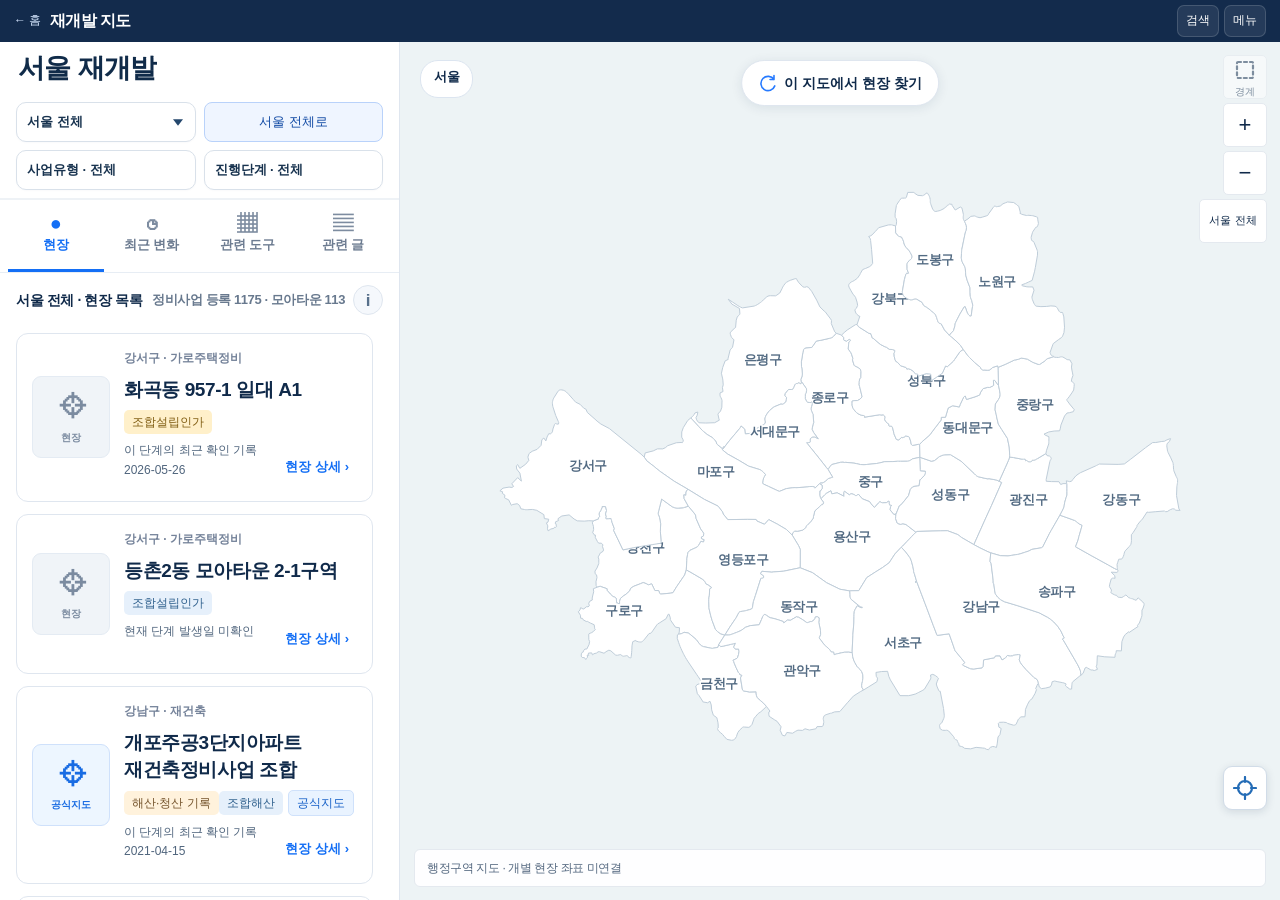
<file: app/index.html>
<!doctype html><html lang="ko"><head><meta charset="utf-8"><meta name="viewport" content="width=device-width,initial-scale=1"><meta name="robots" content="noindex,nofollow"><meta name="theme-color" content="#102b49"><title>Rent Check 개선 코드 검수 · 미완료</title><link rel="icon" href="favicon.svg"><link rel="stylesheet" href="style.css"><link rel="stylesheet" href="ui-polish.css"><link rel="stylesheet" href="home-calendar-ui.css"><link rel="stylesheet" href="redevelopment-pilot.css?v=20261021-bw6-usability1"><link rel="stylesheet" href="redevelopment-shell.css?v=20261016-source-layout1"><link rel="stylesheet" href="redevelopment-seoul-nearby.css?v=20261016-local-seoul1"></head><body>
<a class="skip" href="#results">목록으로 이동</a><header><a class="brand" href="#map" data-page="map"><b>Rc</b> Rent Check</a><nav class="topnav" aria-label="주요 메뉴"><button data-page="map" aria-current="page"><svg viewBox="0 0 24 24" fill="none" stroke="currentColor" stroke-width="2.2" stroke-linecap="round" stroke-linejoin="round" aria-hidden="true"><path d="M20 10c0 6-8 12-8 12S4 16 4 10a8 8 0 1 1 16 0Z" fill="currentColor"/><circle cx="12" cy="10" r="2.5" fill="white" stroke="white"/></svg><span>지도 탐색</span></button><button data-page="tools"><svg viewBox="0 0 24 24" fill="none" stroke="currentColor" stroke-width="2.2" stroke-linecap="round" stroke-linejoin="round" aria-hidden="true"><rect x="5" y="2" width="14" height="20" rx="2" fill="currentColor"/><path d="M8 6h8M8 11h1m3 0h1m3 0h.01M8 15h1m3 0h1m3 0h.01M8 19h1m3 0h1m3 0h.01" stroke="white"/></svg><span>계산도구</span></button><button data-page="articles"><svg viewBox="0 0 24 24" fill="none" stroke="currentColor" stroke-width="2.2" stroke-linecap="round" stroke-linejoin="round" aria-hidden="true"><path d="M6 2h9l4 4v16H6Z" fill="currentColor"/><path d="M14 2v5h5M9 11h7M9 15h7M9 19h5" stroke="white"/></svg><span>글 모아보기</span></button></nav><a class="header-calendar" href="public-housing.html" aria-label="공공주택 캘린더 열기" title="공공주택 캘린더"><svg class="header-calendar-icon" viewBox="0 0 24 24" fill="none" stroke="currentColor" stroke-width="1.8" stroke-linecap="round" stroke-linejoin="round" aria-hidden="true"><rect x="3" y="5" width="18" height="16" rx="2"/><path d="M7 3v4m10-4v4M3 11h18M7 15h2m4 0h2m-8 3h2"/></svg><span class="header-calendar-full">공공주택 캘린더 →</span><span class="header-calendar-short" aria-hidden="true">캘린더</span></a><span class="private">비공개 검수중</span><div class="mobile-header-actions"><button data-open-search aria-label="현장 이름·주소 검색" disabled><svg viewBox="0 0 24 24" fill="none" stroke="currentColor" stroke-width="2.2" aria-hidden="true"><circle cx="10" cy="10" r="6"/><path d="m15 15 6 6"/></svg></button><button data-open-menu aria-label="빠른 메뉴" disabled><svg viewBox="0 0 24 24" fill="none" stroke="currentColor" stroke-width="2.2" aria-hidden="true"><path d="M4 6h16M4 12h16M4 18h16"/></svg></button></div></header>
<main id="mapPage"><div class="tabs" role="tablist" aria-label="지도 주제"><button role="tab" data-tab="transactions" aria-selected="true">실거래</button><button role="tab" data-tab="housing">공공주택</button><button role="tab" data-tab="redevelopment">재개발</button><button role="tab" data-tab="sale">분양</button><button role="tab" data-tab="auction">경매</button></div>
<div id="designFilters" class="design-filterbar" aria-label="지도 조건" aria-busy="true"><div class="filter-chip-scroll"><select id="designDistrict" aria-label="지역 자료 불러오는 중" disabled><option>지역 준비 중</option></select><select aria-label="사업유형 준비 중" disabled><option>사업유형</option></select><select aria-label="진행단계 준비 중" disabled><option>진행단계</option></select></div><button data-design-more aria-label="추가 조건 준비 중" disabled>☷</button></div>
<section class="kakao-connect" aria-label="카카오 지도 직접 연결"><details><summary>카카오 지도 연결 · 이 탭에서만 사용</summary><p>JavaScript 키는 이 탭 메모리에서만 사용하며, 지도 연결 버튼을 누르면 공식 카카오 SDK 요청으로 카카오에 전달됩니다. 우리 서버·저장소·페이지 주소·분석 로그에 저장하지 않습니다. 새로고침하면 다시 입력해야 합니다.</p><div class="kakao-input-row"><label for="kakaoSessionKey">시제품 JavaScript 키</label><input id="kakaoSessionKey" type="password" autocomplete="off" spellcheck="false" autocapitalize="none" aria-describedby="kakaoConnectionStatus"><button type="button" id="connectKakao">지도 연결</button></div><p id="kakaoConnectionStatus" role="status">직접 키를 입력하고 버튼을 누르기 전에는 카카오 SDK를 요청하지 않습니다. 실제 지도 연결은 아직 미검증입니다.</p></details></section><div class="workspace"><aside class="listpane"><div class="sheet-handle"></div><div class="listtop"><h1 id="listTitle">자료 불러오는 중</h1><button id="mobileToggle" class="subtle">지도 크게</button></div><nav id="subnav" class="subnav" aria-label="주제별 메뉴"></nav><div class="filters"><label>지역<select id="district"></select></label><label id="dongLabel">동<select id="dong"><option value="all">동 전체</option></select></label><label class="searchlabel">이름·주소 검색<input id="search" type="search" placeholder="현장 또는 단지명" autocomplete="off"></label></div><div id="context"></div><div class="listhead"><strong id="resultTitle"></strong><span id="count" aria-live="polite"></span></div><p id="coverage" class="coverage"></p><div id="results" tabindex="-1" aria-busy="true"></div></aside>
<section class="mapsection" aria-label="서울 주거 지도"><div class="maphead"><strong id="mapHeading">서울 · 강서구</strong><span id="mapLevel">구 → 동 → 단지</span></div><div class="mapcanvas"><div id="kakaoMap" hidden aria-label="카카오 재개발 지도"></div><div id="kakaoMapStatus" class="kakao-map-status" role="status"></div><svg id="map" viewBox="0 0 900 640" role="group" aria-label="서울 행정구역 지도"></svg><div class="zoom"><button id="zoomIn" aria-label="지도 확대">+</button><button id="zoomOut" aria-label="지도 축소">−</button><button id="resetMap">서울 전체</button></div><button id="searchBounds" class="bounds">이 지도 범위에서 보기</button><div id="mapLegend" class="mapnote">구·동 선택 후 단지를 선택하세요.</div></div><p id="mapCaption" class="mapcaption">행정구역 기반 지도 · 건물 경계나 지적도와 다릅니다.</p><div class="sourcefoot">SGIS 원자료 · vuski/admdongkor 가공 · 2026.07.01 <a href="LICENSE-DATA.txt" target="_blank">이용조건</a></div></section>
<aside id="detail" class="detailpane" hidden aria-labelledby="detailTitle"><div class="detailtop"><button id="closeDetail" class="subtle">← 목록으로</button><span id="detailKind"></span><button id="collapseDetail" class="subtle mobile-only" aria-expanded="true">축소</button></div><div id="detailBody"></div></aside></div></main>
<main id="toolsPage" hidden class="contentpage"><span class="eyebrow">목적에 맞게 바로 계산하세요</span><h1>계산도구</h1><p class="muted">기존 계산기의 독립 주소와 계산 규칙을 그대로 이용합니다.</p><div id="toolsGrid" class="cardgrid"></div><p class="warning">청년주택 가점 도구는 청년주택에만 적용됩니다. 든든전세·신혼부부 공고의 자격 판단에는 사용하지 않습니다. 전월세 비교는 민간 임대차용이며 공공임대 조건 계산에 적용하지 않습니다.</p></main>
<main id="articlesPage" hidden class="contentpage"><h1>글 모아보기</h1><div class="articletoolbar"><div class="segmented" role="tablist" aria-label="글 종류"><button data-category="analysis" role="tab" aria-selected="true">자체 분석</button><button data-category="guide" role="tab" aria-selected="false">실전 가이드</button></div><label>글 검색<input id="articleSearch" type="search" placeholder="제목으로 찾기"></label></div><div id="articlesList"></div></main>
<main id="readerPage" hidden><div class="readerbar"><button id="backReader" class="subtle">← 이전 화면으로</button><span id="readerCategory" class="badge gold"></span><a id="readerOriginal" target="_blank" rel="noopener">기존 주소에서 보기 ↗</a></div><p class="reader-note">기존 본문·표를 담은 읽기 화면입니다. 분석의 기준일은 본문에 표시된 날짜를 따릅니다.</p><iframe id="articleFrame" title="글 전체 본문" sandbox="allow-scripts allow-same-origin allow-popups allow-popups-to-escape-sandbox"></iframe></main>
<footer><span class="brand small"><b>Rc</b> Rent Check</span><button id="aboutBtn">자료·검토 범위</button><a href="https://rent-check.kr/" target="_blank" rel="noopener">기존 사이트 ↗</a><span>2026.10.09 고정 자료 · 자동 갱신 미연결</span></footer>
<dialog id="about"><div class="detailtop"><h2>자료·검토 범위</h2><button id="closeAbout" class="subtle">닫기</button></div><div class="aboutbody"><p>운영 사이트를 바꾸지 않은 비공개 시제품입니다. 실거래는 강서구 684개 단지의 공개 집계 자료를 동별·단지별로 나누어 불러옵니다. 최근 6개월 기본, 상세에서 최근 3개월을 선택할 수 있습니다.</p><p>공공주택은 2026.10.01 LH 서울 든든전세 공고의 25개 공급대상, 56호입니다. 동·호는 공식 공급목록 그대로 유지합니다. 확인된 주소 좌표만 지도에 표시하며 미확인 주소는 목록에서 확인할 수 있습니다.</p><p>실거래 좌표는 기존 공개 캐시 기준입니다. 공공주택 좌표의 주소 대조 근거는 상세에 표시합니다. 지도는 현장 측량 결과가 아닙니다.</p><p>재개발은 공식 정비사업 등록 1,175행과 모아타운 관리구역 113개를 구분해 표시합니다. 전체 현장의 상세 이력을 새로 수집한 자료는 아닙니다. 미수집 정보는 확인 필요로 표시합니다. 분양·경매는 자료 미연결이며 실제 매물이나 가격을 만들지 않았습니다.</p><p>사용자가 직접 연결하면 카카오 지도 API를 사용합니다. 추적 코드·광고 스크립트·위치 권한은 사용하지 않습니다. 원본 비공개 Engine 자료는 포함하지 않았습니다. 기존 글의 링크와 도구 주소는 운영 주소로 연결됩니다.</p><p>SVG 경계: SGIS · vuski/admdongkor, CC BY 4.0. <a href="LICENSE-DATA.txt" target="_blank">이용조건</a></p></div></dialog>
<script src="data/projects.js" defer></script><script src="data/redevelopment-stage-checks.js?v=20261013-card1" defer></script><script src="redevelopment-status.js?v=20261013-date-route1" defer></script><script src="redevelopment-nearby.js?v=20261021-bw6-usability1" defer></script><script src="redevelopment-card.js?v=20261016-resize2" defer></script><script src="kakao-map-engine.js?v=20261013-card1" defer></script><script src="config.public.js" defer></script><script src="kakao-session.js" defer></script><script src="housing-list-state.js"></script>
<script src="housing-supply.js"></script><script src="home-calendar-link.js" defer></script><script src="data/banghwa6-pilot.js" defer></script><script src="redevelopment-pilot.js?v=20261021-bw6-usability1" defer></script><script src="redevelopment-shell.js?v=20261013-route1" defer></script><script src="redevelopment-external-links.js?v=20261016-source-layout1" defer></script><script src="app.js?v=20261021-bw6-map-return1" defer></script><dialog id="calendarDialog" class="calendar-dialog" aria-label="공고 캘린더"></dialog><script src="kakao-autoconnect.js" defer></script><script src="ui-polish.js" defer></script></body></html>
</file>
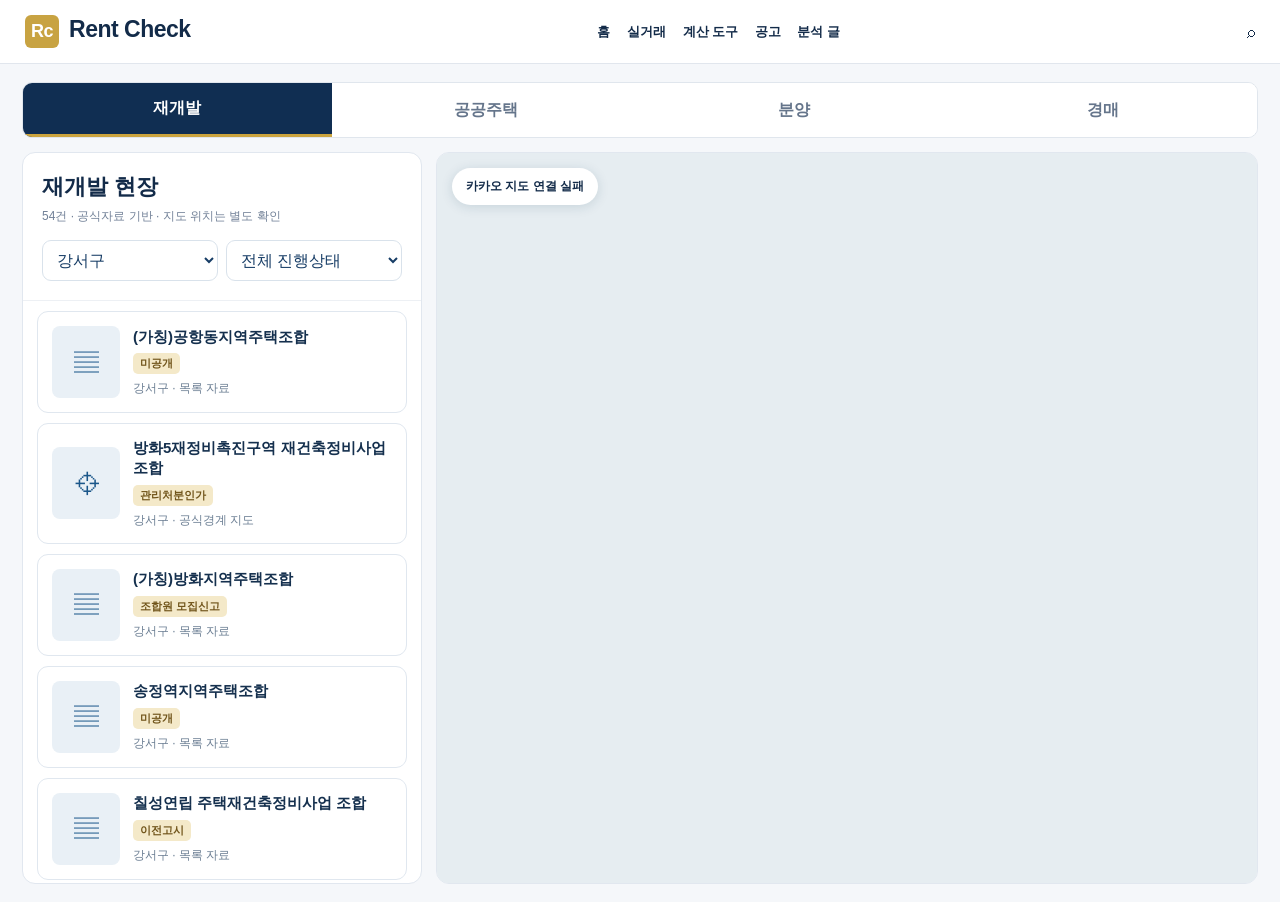
<file: app/mobile-redesign.html>
<!doctype html><html lang="ko"><head><meta charset="utf-8"><meta name="viewport" content="width=device-width,initial-scale=1"><title>Rent Check | 새 탐색 화면</title><style>
*{box-sizing:border-box}body{margin:0;font-family:-apple-system,BlinkMacSystemFont,"Pretendard",sans-serif;color:#132b49;background:#f5f7fa}button,select{font:inherit;cursor:pointer}button{border:0}header{height:64px;display:flex;align-items:center;justify-content:space-between;padding:0 25px;background:white;border-bottom:1px solid #e1e6ed}.brand{font-size:23px;font-weight:850;letter-spacing:-.5px}.brand b{display:inline-block;background:#c8a342;color:#fff;border-radius:6px;padding:6px;margin-right:10px;font-size:18px}.nav{display:flex;gap:26px;font-size:13px;font-weight:700}.wrap{max-width:1600px;margin:auto;padding:18px 22px}.tabs{display:flex;background:white;border:1px solid #e0e6ed;border-radius:10px;overflow:hidden;margin-bottom:14px}.tabs button{flex:1;background:white;padding:15px 6px;font-weight:750;color:#65758b}.tabs button.active{background:#102e52;color:#fff;border-bottom:3px solid #cba43e}.workspace{height:calc(100dvh - 168px);display:grid;grid-template-columns:400px minmax(0,1fr);gap:14px}.pane,.map{background:#fff;border:1px solid #e1e7ef;border-radius:13px;min-height:0;overflow:hidden}.pane{display:flex;flex-direction:column}.panehead{padding:19px;border-bottom:1px solid #edf0f4}.panehead h1{margin:0 0 6px;font-size:22px}.sub{font-size:12px;color:#718097}.tools{display:flex;gap:8px;margin-top:15px}.tools select{width:100%;min-width:0;padding:10px;border:1px solid #d9e2eb;border-radius:9px;background:#fff;color:#173d66}.cards{flex:1;min-height:0;overflow:auto;padding:10px 14px}.card{display:flex;align-items:center;gap:13px;width:100%;padding:14px;margin:0 0 10px;border:1px solid #e0e7ef;border-radius:11px;background:#fff;text-align:left;color:#15304e}.card:hover,.card:focus{border-color:#c6a044;background:#fffcf3}.thumb{width:68px;height:72px;flex:0 0 68px;display:grid;place-items:center;border-radius:8px;background:#e9f0f6;color:#1b578a;font-size:25px}.card strong{display:block;font-size:15px;line-height:1.35}.card small{display:block;margin-top:6px;color:#6b7e93;font-size:12px}.pill{display:inline-block;background:#f4e9c9;color:#70541a;font-size:11px;font-weight:750;border-radius:5px;padding:3px 7px;margin-top:6px}.map{position:relative}#kakao{height:100%;width:100%;background:#e6edf1}.mapnote{position:absolute;top:15px;left:15px;z-index:2;background:white;padding:10px 14px;border-radius:20px;box-shadow:0 2px 12px #183b5a25;font-size:12px;font-weight:750}.next{display:none}.detail{background:#fff;padding:20px;overflow:auto;height:100%}.detail h1{font-size:25px;margin:14px 0}.back{background:transparent;color:#1359a5;font-weight:750;padding:8px 0}.list-toolbar{display:none}.list-toolbar[hidden]{display:none!important}.map-nav{background:#eff6ff;color:#1256a1;border:1px solid #cfe1f7;border-radius:9px;min-height:42px;padding:9px 14px;font-size:15px;font-weight:800}.map-coverage{font-size:12px;color:#637a94;line-height:1.4;text-align:right}.detail-actions{display:flex;flex-direction:column;gap:10px;margin-top:20px}.detail-actions button{font-size:15px;min-height:48px}.section{border:1px solid #e3eaf2;border-radius:11px;padding:15px;margin:13px 0}.section h3{margin:0 0 12px;font-size:16px}.section p{font-size:14px;line-height:1.7;color:#465b72}.action{display:block;background:#112f52;color:white;padding:15px;width:100%;border-radius:10px;font-weight:750;margin:12px 0}.secondary{background:#f3f7fc;color:#174c85}.empty{padding:22px;color:#65778c}.hidden{display:none!important}
@media(max-width:700px){.list-toolbar{display:flex;align-items:center;justify-content:space-between;gap:10px;margin:0 0 16px}.map-nav{flex-shrink:0}.map-coverage{font-size:12px}.panehead{padding-top:15px}header{height:60px;padding:0 16px}.brand{font-size:20px}.nav{display:none}.wrap{padding:0}.tabs{margin:0;border-radius:0;border-left:0;border-right:0}.tabs button{padding:13px 3px;font-size:12px}.workspace{height:calc(100dvh - 112px);display:block}.pane,.map{border:0;border-radius:0;height:100%}.panehead{padding:16px}.cards{padding:10px 14px}.next{display:block;position:absolute;bottom:18px;left:16px;right:16px;z-index:3;background:white;border:1px solid #d4e1ef;border-radius:13px;padding:17px;text-align:left;font-weight:800;color:#183d65;box-shadow:0 5px 18px #14395b27}.detail{padding:17px;height:100%}.detail h1{font-size:24px}}
</style></head><body><header><div class="brand"><b>Rc</b>Rent Check</div><nav class="nav">홈　 실거래　 계산 도구　 공고　 분석 글</nav><span>⌕</span></header><div class="wrap"><div class="tabs" id="tabs"></div><div class="workspace"><section class="pane" id="pane"><div class="panehead"><div id="listToolbar" class="list-toolbar"><button type="button" class="map-nav" id="listToMap">← 지도 보기</button><span class="map-coverage" id="mapAvailableCount"></span></div><h1 id="title"></h1><div class="sub" id="summary"></div><div class="tools"><select id="district" aria-label="지역"></select><select id="status" aria-label="진행상태"></select></div></div><div class="cards" id="cards"></div></section><section class="map" id="map"><div id="kakao"></div><div class="mapnote" id="mapnote">공식 위치 확인 현장만 표시</div><button type="button" class="map-nav" id="mapToListBack" style="display:none;position:absolute;left:14px;top:65px;z-index:4;background:white">← 목록으로</button><button class="next" id="next">현장 목록 보기　→</button></section><section class="detail hidden" id="detail"><button class="back" id="back">← 이전 화면</button><div id="detailBody"></div></section></div></div><script src="config.public.js"></script><script>
const TOPICS=[['redevelopment','재개발'],['housing','공공주택'],['sale','분양'],['auction','경매']],mobile=()=>matchMedia('(max-width:700px)').matches;let topic='redevelopment',view='map',district='강서구',status='all',selected=null,items=[],points={},map=null,markers=[],previous='list',loaded=false;
const el=id=>document.getElementById(id),escape=s=>String(s??'').replace(/[&<>"']/g,c=>({'&':'&amp;','<':'&lt;','>':'&gt;','"':'&quot;',"'":'&#39;'}[c]));
const read=async p=>{const r=await fetch(p);if(!r.ok)throw Error(p+' '+r.status);return r.json()};
let projects=[],moa=[],housing=[],sales=[];
function startView(t){return mobile()&&['housing','sale','auction'].includes(t)?'list':'map'}
async function load(){try{const [a,b,c,d,e]=await Promise.all([read('data/seoul-projects.json'),read('data/moa-projects.json'),read('data/public-notices.json'),read('data/sales-notices.json'),read('data/redevelopment-map-points.json')]);projects=a;moa=b.records||[];housing=c.items||c.records||c.notices||[];sales=d.records||[];points=e.points||{};loaded=true;draw()}catch(e){el('summary').textContent='자료 연결 실패: '+e.message}}
function data(){if(topic==='redevelopment')return [...projects,...moa].map(p=>({...p,name:p.title||p.project_name,mapPoint:points[p.id]}));if(topic==='housing')return housing.map(p=>({...p,name:p.title,district:(p.districts||[])[0]||'지역 미확인',status:p.application_status||p.status||'공고'}));if(topic==='sale')return sales.map(p=>({...p,name:p.title}));return []}
function filtered(){return data().filter(p=>(district==='all'||p.district===district||(topic==='housing'&&(!p.districts?.length||p.districts.includes(district))))&&(status==='all'||p.status===status))}
function go(v,p){previous=view;view=v;if(p)selected=p;history.pushState({topic,view,district,status,selected,previous},'', '#new/'+topic+'/'+view+(v==='detail'&&selected?'/'+encodeURIComponent(selected.id):''));draw()}
function changeTopic(t){if(t==='housing'){location.href='public-housing.html';return;}topic=t;district=['sale'].includes(t)?'all':'강서구';status='all';selected=null;view=startView(t);go(view)}
const defaultCamera=()=>({lat:37.5478,lng:126.8486,level:mobile()?5:6});let cameraRegion=null;function focusRegion(){if(!map)return;const d=defaultCamera();if(district==='강서구'){map.setCenter(new kakao.maps.LatLng(d.lat,d.lng));map.setLevel(d.level);}else{const locations=filtered().filter(p=>p.mapPoint).map(p=>p.mapPoint);if(locations.length){const bounds=new kakao.maps.LatLngBounds();locations.forEach(([lat,lng])=>bounds.extend(new kakao.maps.LatLng(lat,lng)));map.setBounds(bounds);if(map.getLevel()<4)map.setLevel(4);}else if(district==='all'){map.setCenter(new kakao.maps.LatLng(37.555,126.978));map.setLevel(8);}}cameraRegion=district;}function mapInit(){if(map||!window.kakao?.maps)return;const d=defaultCamera();map=new kakao.maps.Map(el('kakao'),{center:new kakao.maps.LatLng(d.lat,d.lng),level:d.level});cameraRegion=district;drawMap()}
function drawMap(){if(!map)return;markers.forEach(m=>m.setMap(null));markers=[];if(topic!=='redevelopment'){el('mapnote').textContent='이 분야는 공고 목록을 먼저 확인하세요';return}const list=filtered().filter(p=>p.mapPoint).slice(0,350);for(const p of list){const m=new kakao.maps.Marker({map,position:new kakao.maps.LatLng(p.mapPoint[0],p.mapPoint[1]),title:p.name});kakao.maps.event.addListener(m,'click',()=>go('detail',p));markers.push(m)}el('mapnote').textContent='공식 경계 위치 '+list.length+'건 · 목록 '+filtered().length+'건';setTimeout(()=>{map.relayout();if(cameraRegion!==district)focusRegion();},70)}
function initKakao(){const key=window.RENTCHECK_MAP_CONFIG?.kakaoJavaScriptKey;if(!key){el('mapnote').textContent='지도 설정 확인 필요';return}const script=document.createElement('script');script.src='https://dapi.kakao.com/v2/maps/sdk.js?autoload=false&appkey='+encodeURIComponent(key);script.onload=()=>kakao.maps.load(mapInit);script.onerror=()=>el('mapnote').textContent='카카오 지도 연결 실패';document.head.appendChild(script)}
function draw(){const arr=filtered();const mapCount=topic==='redevelopment'?arr.filter(p=>p.mapPoint).length:0;el('listToolbar').hidden=topic!=='redevelopment';el('mapAvailableCount').textContent=mapCount?'공식 지도 '+mapCount+'건':'공식 지도 위치 미확인';el('mapToListBack').style.display=mobile()&&view==='map'&&previous==='list'?'block':'none';el('tabs').innerHTML=TOPICS.map(([k,n])=>'<button class="'+(topic===k?'active':'')+'" data-topic="'+k+'">'+n+'</button>').join('');el('title').textContent=TOPICS.find(x=>x[0]===topic)[1]+' '+(topic==='redevelopment'?'현장':'공고');el('summary').textContent=loaded?arr.length+'건 · 공식자료 기반 · 지도 위치는 별도 확인':'공식자료 불러오는 중';const districts=['all',...new Set(data().map(x=>x.district).filter(Boolean))].sort((a,b)=>a==='all'?-1:b==='all'?1:a.localeCompare(b,'ko'));el('district').innerHTML=districts.map(d=>'<option value="'+escape(d)+'" '+(district===d?'selected':'')+'>'+ (d==='all'?'서울 전체':escape(d))+'</option>').join('');el('status').innerHTML=['all',...new Set(data().map(x=>x.status).filter(Boolean))].map(x=>'<option value="'+escape(x)+'" '+(status===x?'selected':'')+'>'+(x==='all'?'전체 진행상태':escape(x))+'</option>').join('');el('cards').innerHTML=arr.length?arr.slice(0,250).map((p,i)=>'<button class="card" data-index="'+i+'"><span class="thumb">'+(p.mapPoint?'⌖':'▤')+'</span><span><strong>'+escape(p.name)+'</strong><span class="pill">'+escape(p.status||'상태 확인')+'</span><small>'+escape(p.district||'서울')+(p.mapPoint?' · 공식경계 지도':' · 목록 자료')+'</small></span></button>').join(''):'<div class="empty">해당 조건의 확인된 자료가 없습니다.</div>';el('pane').classList.toggle('hidden',mobile()&&view!=='list');el('map').classList.toggle('hidden',mobile()&&view!=='map');el('detail').classList.toggle('hidden',view!=='detail');el('back').textContent=previous==='map'?'← 지도로 돌아가기':topic==='housing'?'← 공고 목록으로':topic==='sale'?'← 분양 목록으로':'← 현장 목록으로';el('next').textContent=topic==='redevelopment'?'재개발 현장 목록 보기　→':'공고 목록 보기　→';if(view==='detail'&&selected){const p=selected;el('detailBody').innerHTML='<div class="sub">Rent Check · 공식자료 상세</div><h1>'+escape(p.name)+'</h1><div class="pill">'+escape(p.status||'상태 미확인')+'</div><div class="section"><h3>사업·공고 개요</h3><p>지역: '+escape(p.district||'미확인')+'</p><p>주소: '+escape(p.address||'확인된 주소 없음')+'</p><p>공고일: '+escape(p.published_at||p.published||'미확인')+'</p></div><div class="section"><h3>자료 확인</h3><p>지도 표시는 공식 경계가 검증된 항목에만 제공됩니다.</p></div>'+(p.source_url?'<a class="action secondary" href="'+encodeURI(p.source_url)+'" target="_blank" rel="noopener">공식 출처 보기</a>':'')+(p.mapPoint?'<div class="detail-actions"><button class="action" id="goMap">이 현장 지도 보기</button></div>':'');}if(view==='map'&&map)setTimeout(drawMap,60)}
document.addEventListener('click',e=>{const t=e.target.closest('[data-topic]');if(t){changeTopic(t.dataset.topic);return}const card=e.target.closest('[data-index]');if(card){go('detail',filtered()[Number(card.dataset.index)]);return}if(e.target.closest('#next')){go('list');return}if(e.target.closest('#listToMap')){go('map');return}if(e.target.closest('#mapToListBack')){go('list');return}if(e.target.closest('#back')){history.back();return}if(e.target.closest('#goMap')){const point=selected?.mapPoint;go('map');if(point&&map)setTimeout(()=>{map.relayout();map.setCenter(new kakao.maps.LatLng(point[0],point[1]));map.setLevel(Math.min(map.getLevel(),5))},160);return}});
el('district').addEventListener('change',e=>{district=e.target.value;draw()});el('status').addEventListener('change',e=>{status=e.target.value;draw()});
window.addEventListener('popstate',e=>{if(e.state){({topic,view,district,status,selected,previous}=e.state);draw()}else{view=startView(topic);draw()}});
window.addEventListener('resize',()=>{if(!mobile()&&view!=='detail')view='map';draw()});draw();load();initKakao();
</script></body></html>
</file>
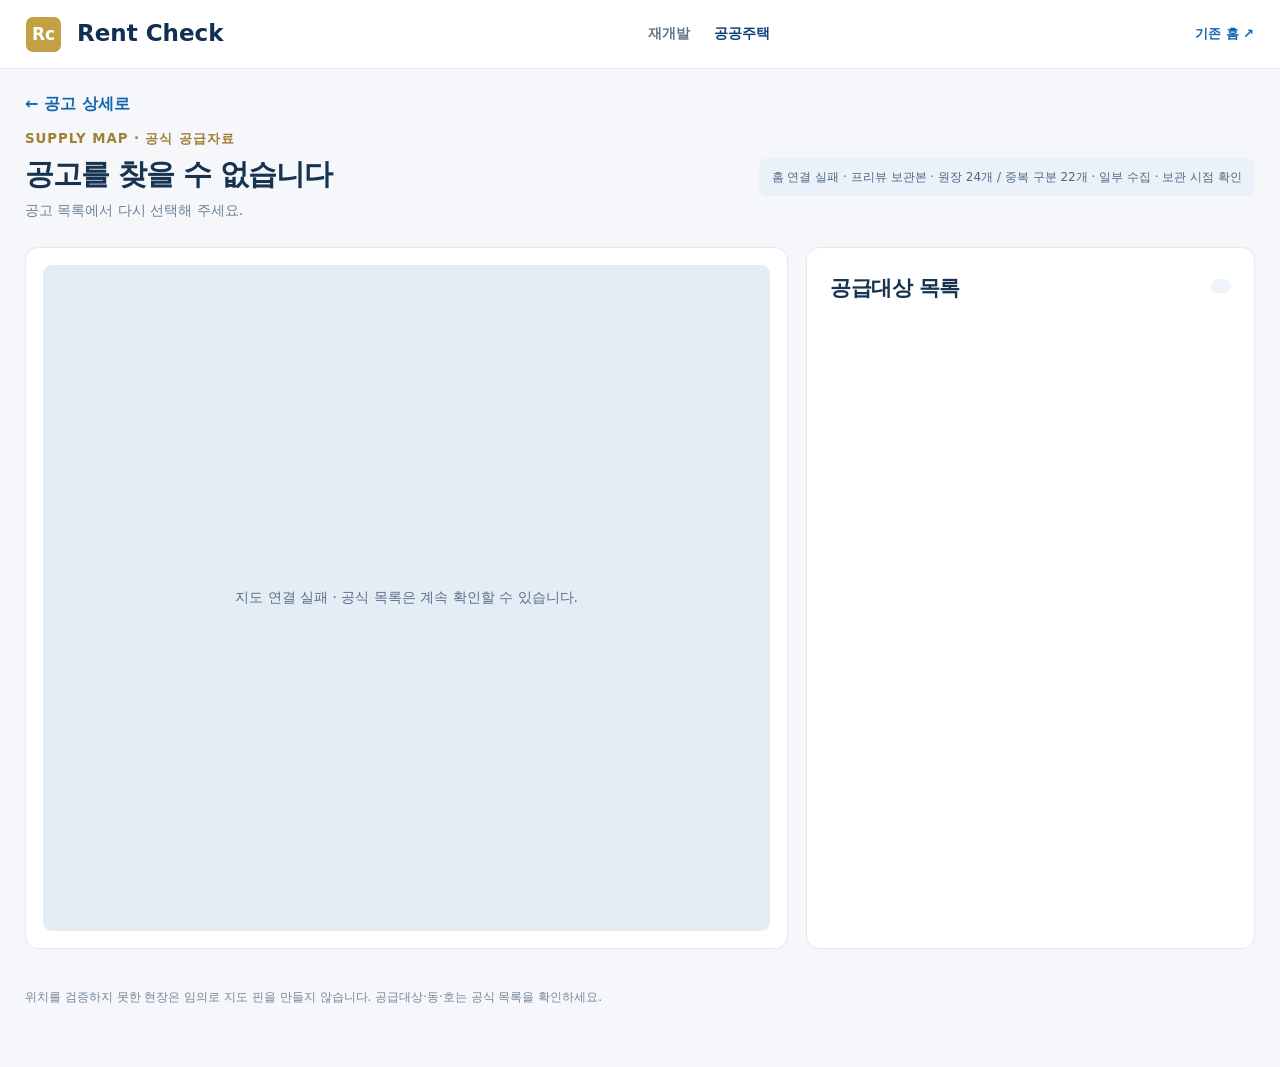
<file: app/public-housing-map.html>
<!doctype html><html lang="ko"><head><meta charset="utf-8"><meta name="viewport" content="width=device-width,initial-scale=1"><meta name="robots" content="noindex,nofollow"><title>공고별 공급현장 지도 | Rent Check</title><link rel="stylesheet" href="public-housing.css"></head><body data-view="map"><header class="top"><a class="brand" href="index.html#map/redevelopment"><b>Rc</b> Rent Check</a><nav><a href="index.html#map/redevelopment">재개발</a><a class="active" href="public-housing.html">공공주택</a></nav><a href="https://rent-check.kr/" rel="noopener" target="_blank">기존 홈 ↗</a></header><main class="wrap map-page"><a id="mapBack" class="backlink" href="public-housing.html">← 공고 상세로</a><div class="intro"><div><small>SUPPLY MAP · 공식 공급자료</small><h1 id="mapPageTitle">공급현장 지도</h1><p id="mapPageDesc">공고에 포함된 공급현장을 불러오는 중입니다.</p></div><div id="dataStatus" role="status">공고 원장 연결 중</div></div>
<div class="map-page-grid"><section class="panel fullmap-panel"><div id="fullMap" class="mapframe fullmap">공급지도 연결 중</div><p id="mapSiteStatus" class="subtext"></p></section><aside class="panel fullmap-list"><div class="heading"><h2>공급대상 목록</h2><span id="mapSiteCount" class="count"></span></div><div id="fullSiteList"></div></aside></div>
<p class="footnote">위치를 검증하지 못한 현장은 임의로 지도 핀을 만들지 않습니다. 공급대상·동·호는 공식 목록을 확인하세요.</p></main>
<script src="config.public.js"></script><script src="housing-list-state.js"></script><script src="housing-supply.js"></script><script src="home-calendar-link.js"></script><script src="public-housing.js"></script></body></html>
</file>
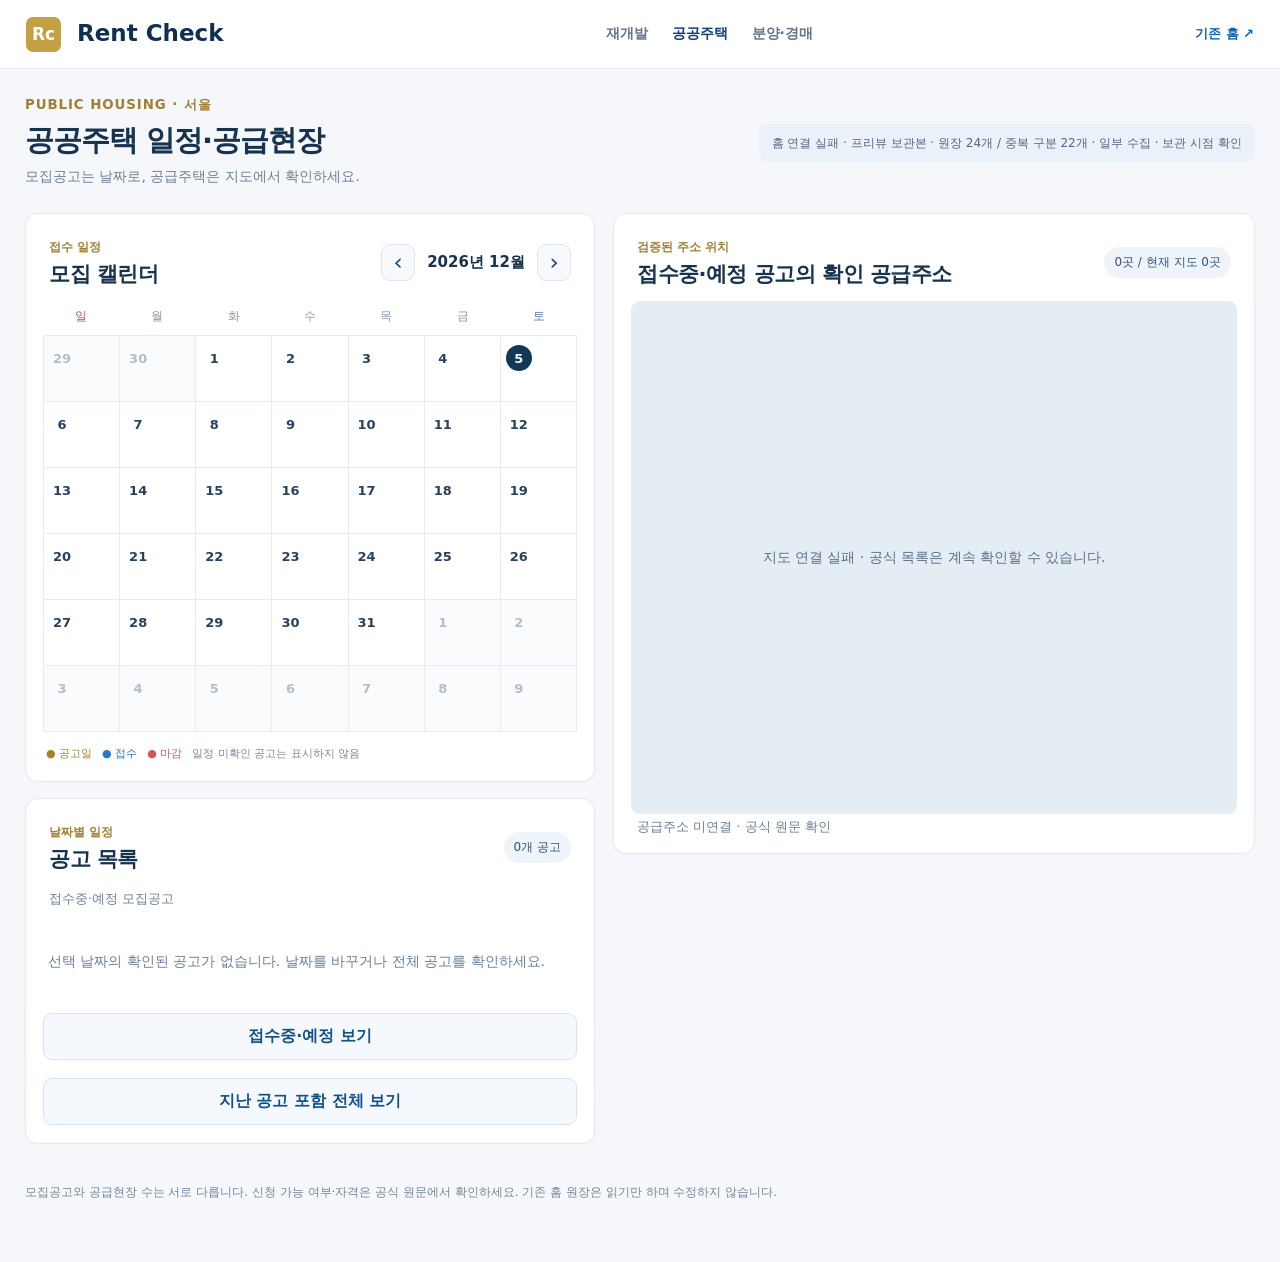
<file: app/public-housing.html>
<!doctype html><html lang="ko"><head><meta charset="utf-8"><meta name="viewport" content="width=device-width,initial-scale=1"><meta name="robots" content="noindex,nofollow"><title>공공주택 일정과 지도 | Rent Check</title><link rel="stylesheet" href="public-housing.css"></head>
<body data-view="calendar"><header class="top"><a class="brand" href="index.html#map/redevelopment"><b>Rc</b> Rent Check</a><nav><a href="index.html#map/redevelopment">재개발</a><a class="active" href="public-housing.html">공공주택</a><a href="index.html#map/sale">분양·경매</a></nav><a href="https://rent-check.kr/" rel="noopener" target="_blank">기존 홈 ↗</a></header>
<main class="wrap"><div class="intro"><div><small>PUBLIC HOUSING · 서울</small><h1>공공주택 일정·공급현장</h1><p>모집공고는 날짜로, 공급주택은 지도에서 확인하세요.</p></div><div id="dataStatus" role="status">기존 홈 공고 연결 중</div></div>
<div class="workspace"><div class="leftcol"><section class="panel calendar-panel"><div class="heading"><div><small>접수 일정</small><h2>모집 캘린더</h2></div><div class="monthnav"><button id="prevMonth" aria-label="이전 달">‹</button><strong id="monthTitle"></strong><button id="nextMonth" aria-label="다음 달">›</button></div></div>
<div class="weekdays"><span>일</span><span>월</span><span>화</span><span>수</span><span>목</span><span>금</span><span>토</span></div><div class="days" id="calendarDays" aria-label="월간 공고 일정"></div><div class="legend"><span>● 공고일</span><span>● 접수</span><span>● 마감</span><span>일정 미확인 공고는 표시하지 않음</span></div></section>
<section class="panel list-panel" id="noticesSection"><div class="heading"><div><small>날짜별 일정</small><h2>공고 목록</h2></div><span class="count" id="noticeCount"></span></div><p id="selectedDate" class="subtext"></p><div id="noticeList" aria-live="polite"></div><button id="activeNotices" class="linkbutton">접수중·예정 보기</button><button id="allNotices" class="linkbutton">지난 공고 포함 전체 보기</button></section><section class="panel detail-panel" id="noticeDetail" hidden></section></div>
<aside class="rightcol"><section class="panel mappanel"><div class="heading"><div><small>검증된 주소 위치</small><h2 id="desktopMapTitle">공급주택 지도</h2></div><span class="count" id="desktopMapCount"></span></div><div id="desktopMap" class="mapframe">지도 연결 중</div><p id="desktopMapGuide" class="subtext"></p><div id="desktopSiteList"></div></section></aside></div>
<p class="footnote">모집공고와 공급현장 수는 서로 다릅니다. 신청 가능 여부·자격은 공식 원문에서 확인하세요. 기존 홈 원장은 읽기만 하며 수정하지 않습니다.</p></main>
<script src="config.public.js"></script><script src="housing-list-state.js"></script><script src="housing-supply.js"></script><script src="home-calendar-link.js"></script><script src="public-housing.js"></script></body></html>
</file>
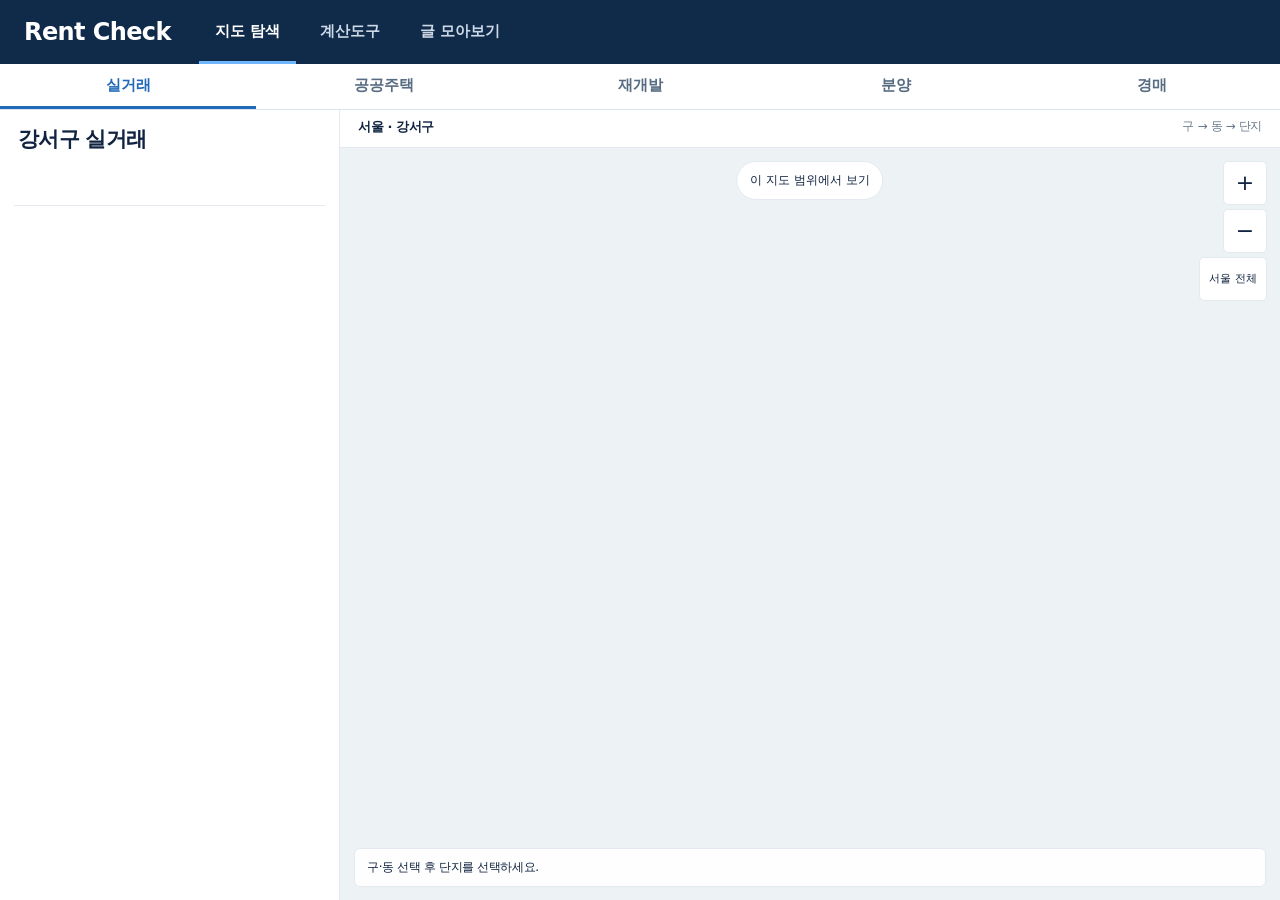
<file: app/qa-housing-503.html>
<!doctype html><html lang="ko"><head><meta charset="utf-8"><meta name="viewport" content="width=device-width,initial-scale=1"><meta name="robots" content="noindex,nofollow"><meta name="theme-color" content="#102b49"><title>Rent Check 개선 코드 검수 · 미완료</title><link rel="icon" href="favicon.svg"><link rel="stylesheet" href="style.css"></head><body>
<a class="skip" href="#results">목록으로 이동</a><header><a class="brand" href="#map" data-page="map"><b>Rc</b> Rent Check</a><nav class="topnav" aria-label="주요 메뉴"><button data-page="map" aria-current="page">지도 탐색</button><button data-page="tools">계산도구</button><button data-page="articles">글 모아보기</button></nav><span class="private">검수중 · 카카오 대기</span></header>
<main id="mapPage"><div class="tabs" role="tablist" aria-label="지도 주제"><button role="tab" data-tab="transactions" aria-selected="true">실거래</button><button role="tab" data-tab="housing">공공주택</button><button role="tab" data-tab="redevelopment">재개발</button><button role="tab" data-tab="sale">분양</button><button role="tab" data-tab="auction">경매</button></div>
<div class="workspace"><aside class="listpane"><div class="sheet-handle"></div><div class="listtop"><h1 id="listTitle">강서구 실거래</h1><button id="mobileToggle" class="subtle">지도 크게</button></div><nav id="subnav" class="subnav" aria-label="주제별 메뉴"></nav><div class="filters"><label>지역<select id="district"></select></label><label id="dongLabel">동<select id="dong"><option value="all">동 전체</option></select></label><label class="searchlabel">이름·주소 검색<input id="search" type="search" placeholder="현장 또는 단지명" autocomplete="off"></label></div><div id="context"></div><div class="listhead"><strong id="resultTitle"></strong><span id="count" aria-live="polite"></span></div><p id="coverage" class="coverage"></p><div id="results" tabindex="-1" aria-busy="true"></div></aside>
<section class="mapsection" aria-label="서울 주거 지도"><div class="maphead"><strong id="mapHeading">서울 · 강서구</strong><span id="mapLevel">구 → 동 → 단지</span></div><div class="mapcanvas"><svg id="map" viewBox="0 0 900 640" role="group" aria-label="서울 행정구역 지도"></svg><div class="zoom"><button id="zoomIn" aria-label="지도 확대">+</button><button id="zoomOut" aria-label="지도 축소">−</button><button id="resetMap">서울 전체</button></div><button id="searchBounds" class="bounds">이 지도 범위에서 보기</button><div id="mapLegend" class="mapnote">구·동 선택 후 단지를 선택하세요.</div></div><p id="mapCaption" class="mapcaption">행정구역 기반 지도 · 건물 경계나 지적도와 다릅니다.</p><div class="sourcefoot">SGIS 원자료 · vuski/admdongkor 가공 · 2026.07.01 <a href="LICENSE-DATA.txt" target="_blank">이용조건</a></div></section>
<aside id="detail" class="detailpane" hidden aria-labelledby="detailTitle"><div class="detailtop"><button id="closeDetail" class="subtle">← 목록으로</button><span id="detailKind"></span><button id="collapseDetail" class="subtle mobile-only" aria-expanded="true">축소</button></div><div id="detailBody"></div></aside></div></main>
<main id="toolsPage" hidden class="contentpage"><span class="eyebrow">목적에 맞게 바로 계산하세요</span><h1>계산도구</h1><p class="muted">기존 계산기의 독립 주소와 계산 규칙을 그대로 이용합니다.</p><div id="toolsGrid" class="cardgrid"></div><p class="warning">청년주택 가점 도구는 청년주택에만 적용됩니다. 든든전세·신혼부부 공고의 자격 판단에는 사용하지 않습니다. 전월세 비교는 민간 임대차용이며 공공임대 조건 계산에 적용하지 않습니다.</p></main>
<main id="articlesPage" hidden class="contentpage"><h1>글 모아보기</h1><div class="articletoolbar"><div class="segmented" role="tablist" aria-label="글 종류"><button data-category="analysis" role="tab" aria-selected="true">자체 분석</button><button data-category="guide" role="tab" aria-selected="false">실전 가이드</button></div><label>글 검색<input id="articleSearch" type="search" placeholder="제목으로 찾기"></label></div><div id="articlesList"></div></main>
<main id="readerPage" hidden><div class="readerbar"><button id="backReader" class="subtle">← 이전 화면으로</button><span id="readerCategory" class="badge gold"></span><a id="readerOriginal" target="_blank" rel="noopener">기존 주소에서 보기 ↗</a></div><p class="reader-note">기존 본문·표를 담은 읽기 화면입니다. 분석의 기준일은 본문에 표시된 날짜를 따릅니다.</p><iframe id="articleFrame" title="글 전체 본문" sandbox="allow-scripts allow-same-origin allow-popups allow-popups-to-escape-sandbox"></iframe></main>
<footer><span class="brand small"><b>Rc</b> Rent Check</span><button id="aboutBtn">자료·검토 범위</button><a href="https://rent-check.kr/" target="_blank" rel="noopener">기존 사이트 ↗</a><span>2026.10.09 고정 자료 · 자동 갱신 미연결</span></footer>
<dialog id="about"><div class="detailtop"><h2>자료·검토 범위</h2><button id="closeAbout" class="subtle">닫기</button></div><div class="aboutbody"><p>운영 사이트를 바꾸지 않은 비공개 시제품입니다. 실거래는 강서구 684개 단지의 공개 집계 자료를 동별·단지별로 나누어 불러옵니다. 최근 6개월 기본, 상세에서 최근 3개월을 선택할 수 있습니다.</p><p>공공주택은 2026.10.01 LH 서울 든든전세 공고의 25개 공급대상, 56호입니다. 동·호는 공식 공급목록 그대로 유지합니다. 확인된 주소 좌표만 지도에 표시하며 미확인 주소는 목록에서 확인할 수 있습니다.</p><p>실거래 좌표는 기존 공개 캐시 기준입니다. 공공주택 좌표의 주소 대조 근거는 상세에 표시합니다. 지도는 현장 측량 결과가 아닙니다.</p><p>재개발은 공식 공시를 확인한 강서구 2개 현장입니다. 분양·경매는 자료 미연결이며 실제 매물이나 가격을 만들지 않았습니다.</p><p>지도 API, 추적 코드, 광고 스크립트, 위치 권한을 사용하지 않습니다. 원본 비공개 Engine 자료는 포함하지 않았습니다. 기존 글의 링크와 도구 주소는 운영 주소로 연결됩니다.</p><p>SVG 경계: SGIS · vuski/admdongkor, CC BY 4.0. <a href="LICENSE-DATA.txt" target="_blank">이용조건</a></p></div></dialog>
<script>(()=>{const nativeFetch=window.fetch.bind(window);window.fetch=(input,init)=>{if(String(input).endsWith('data/housing.json')){document.documentElement.dataset.qaHousingStatus='503-injected';return Promise.resolve(new Response(JSON.stringify({error:'QA injected housing 503'}),{status:503,headers:{'Content-Type':'application/json'}}));}return nativeFetch(input,init);};})();</script><script src="data/projects.js" defer></script><script src="app.js" defer></script></body></html>
</file>
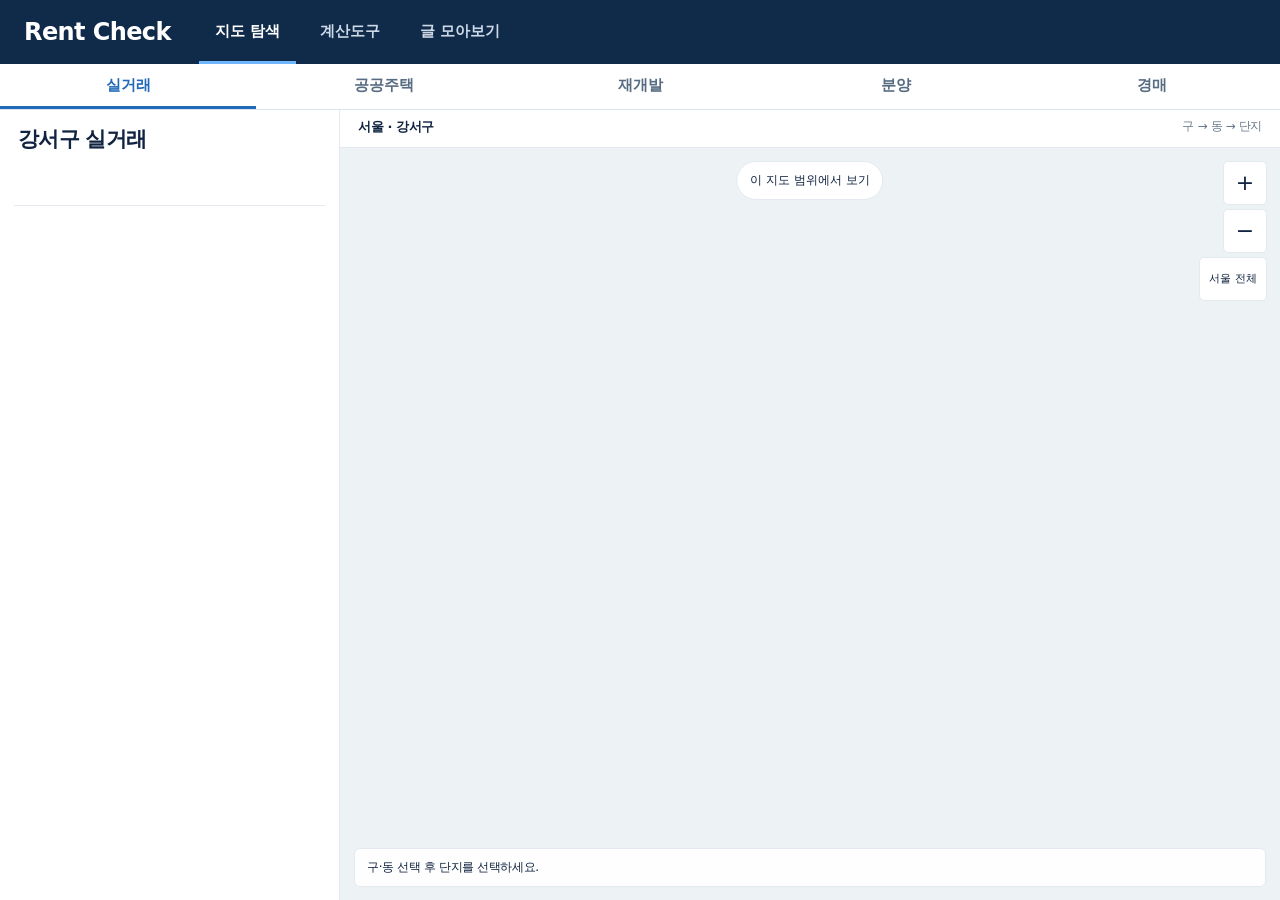
<file: app/qa-housing-network.html>
<!doctype html><html lang="ko"><head><meta charset="utf-8"><meta name="viewport" content="width=device-width,initial-scale=1"><meta name="robots" content="noindex,nofollow"><meta name="theme-color" content="#102b49"><title>Rent Check 개선 코드 검수 · 미완료</title><link rel="icon" href="favicon.svg"><link rel="stylesheet" href="style.css"></head><body>
<a class="skip" href="#results">목록으로 이동</a><header><a class="brand" href="#map" data-page="map"><b>Rc</b> Rent Check</a><nav class="topnav" aria-label="주요 메뉴"><button data-page="map" aria-current="page">지도 탐색</button><button data-page="tools">계산도구</button><button data-page="articles">글 모아보기</button></nav><span class="private">검수중 · 카카오 대기</span></header>
<main id="mapPage"><div class="tabs" role="tablist" aria-label="지도 주제"><button role="tab" data-tab="transactions" aria-selected="true">실거래</button><button role="tab" data-tab="housing">공공주택</button><button role="tab" data-tab="redevelopment">재개발</button><button role="tab" data-tab="sale">분양</button><button role="tab" data-tab="auction">경매</button></div>
<div class="workspace"><aside class="listpane"><div class="sheet-handle"></div><div class="listtop"><h1 id="listTitle">강서구 실거래</h1><button id="mobileToggle" class="subtle">지도 크게</button></div><nav id="subnav" class="subnav" aria-label="주제별 메뉴"></nav><div class="filters"><label>지역<select id="district"></select></label><label id="dongLabel">동<select id="dong"><option value="all">동 전체</option></select></label><label class="searchlabel">이름·주소 검색<input id="search" type="search" placeholder="현장 또는 단지명" autocomplete="off"></label></div><div id="context"></div><div class="listhead"><strong id="resultTitle"></strong><span id="count" aria-live="polite"></span></div><p id="coverage" class="coverage"></p><div id="results" tabindex="-1" aria-busy="true"></div></aside>
<section class="mapsection" aria-label="서울 주거 지도"><div class="maphead"><strong id="mapHeading">서울 · 강서구</strong><span id="mapLevel">구 → 동 → 단지</span></div><div class="mapcanvas"><svg id="map" viewBox="0 0 900 640" role="group" aria-label="서울 행정구역 지도"></svg><div class="zoom"><button id="zoomIn" aria-label="지도 확대">+</button><button id="zoomOut" aria-label="지도 축소">−</button><button id="resetMap">서울 전체</button></div><button id="searchBounds" class="bounds">이 지도 범위에서 보기</button><div id="mapLegend" class="mapnote">구·동 선택 후 단지를 선택하세요.</div></div><p id="mapCaption" class="mapcaption">행정구역 기반 지도 · 건물 경계나 지적도와 다릅니다.</p><div class="sourcefoot">SGIS 원자료 · vuski/admdongkor 가공 · 2026.07.01 <a href="LICENSE-DATA.txt" target="_blank">이용조건</a></div></section>
<aside id="detail" class="detailpane" hidden aria-labelledby="detailTitle"><div class="detailtop"><button id="closeDetail" class="subtle">← 목록으로</button><span id="detailKind"></span><button id="collapseDetail" class="subtle mobile-only" aria-expanded="true">축소</button></div><div id="detailBody"></div></aside></div></main>
<main id="toolsPage" hidden class="contentpage"><span class="eyebrow">목적에 맞게 바로 계산하세요</span><h1>계산도구</h1><p class="muted">기존 계산기의 독립 주소와 계산 규칙을 그대로 이용합니다.</p><div id="toolsGrid" class="cardgrid"></div><p class="warning">청년주택 가점 도구는 청년주택에만 적용됩니다. 든든전세·신혼부부 공고의 자격 판단에는 사용하지 않습니다. 전월세 비교는 민간 임대차용이며 공공임대 조건 계산에 적용하지 않습니다.</p></main>
<main id="articlesPage" hidden class="contentpage"><h1>글 모아보기</h1><div class="articletoolbar"><div class="segmented" role="tablist" aria-label="글 종류"><button data-category="analysis" role="tab" aria-selected="true">자체 분석</button><button data-category="guide" role="tab" aria-selected="false">실전 가이드</button></div><label>글 검색<input id="articleSearch" type="search" placeholder="제목으로 찾기"></label></div><div id="articlesList"></div></main>
<main id="readerPage" hidden><div class="readerbar"><button id="backReader" class="subtle">← 이전 화면으로</button><span id="readerCategory" class="badge gold"></span><a id="readerOriginal" target="_blank" rel="noopener">기존 주소에서 보기 ↗</a></div><p class="reader-note">기존 본문·표를 담은 읽기 화면입니다. 분석의 기준일은 본문에 표시된 날짜를 따릅니다.</p><iframe id="articleFrame" title="글 전체 본문" sandbox="allow-scripts allow-same-origin allow-popups allow-popups-to-escape-sandbox"></iframe></main>
<footer><span class="brand small"><b>Rc</b> Rent Check</span><button id="aboutBtn">자료·검토 범위</button><a href="https://rent-check.kr/" target="_blank" rel="noopener">기존 사이트 ↗</a><span>2026.10.09 고정 자료 · 자동 갱신 미연결</span></footer>
<dialog id="about"><div class="detailtop"><h2>자료·검토 범위</h2><button id="closeAbout" class="subtle">닫기</button></div><div class="aboutbody"><p>운영 사이트를 바꾸지 않은 비공개 시제품입니다. 실거래는 강서구 684개 단지의 공개 집계 자료를 동별·단지별로 나누어 불러옵니다. 최근 6개월 기본, 상세에서 최근 3개월을 선택할 수 있습니다.</p><p>공공주택은 2026.10.01 LH 서울 든든전세 공고의 25개 공급대상, 56호입니다. 동·호는 공식 공급목록 그대로 유지합니다. 확인된 주소 좌표만 지도에 표시하며 미확인 주소는 목록에서 확인할 수 있습니다.</p><p>실거래 좌표는 기존 공개 캐시 기준입니다. 공공주택 좌표의 주소 대조 근거는 상세에 표시합니다. 지도는 현장 측량 결과가 아닙니다.</p><p>재개발은 공식 공시를 확인한 강서구 2개 현장입니다. 분양·경매는 자료 미연결이며 실제 매물이나 가격을 만들지 않았습니다.</p><p>지도 API, 추적 코드, 광고 스크립트, 위치 권한을 사용하지 않습니다. 원본 비공개 Engine 자료는 포함하지 않았습니다. 기존 글의 링크와 도구 주소는 운영 주소로 연결됩니다.</p><p>SVG 경계: SGIS · vuski/admdongkor, CC BY 4.0. <a href="LICENSE-DATA.txt" target="_blank">이용조건</a></p></div></dialog>
<script>(()=>{const nativeFetch=window.fetch.bind(window);window.fetch=(input,init)=>{if(String(input).endsWith('data/housing.json'))return nativeFetch('data/housing-missing-for-qa.json',init).then(r=>{document.documentElement.dataset.qaHousingStatus=String(r.status);return r;});return nativeFetch(input,init);};})();</script><script src="data/projects.js" defer></script><script src="app.js" defer></script></body></html>
</file>
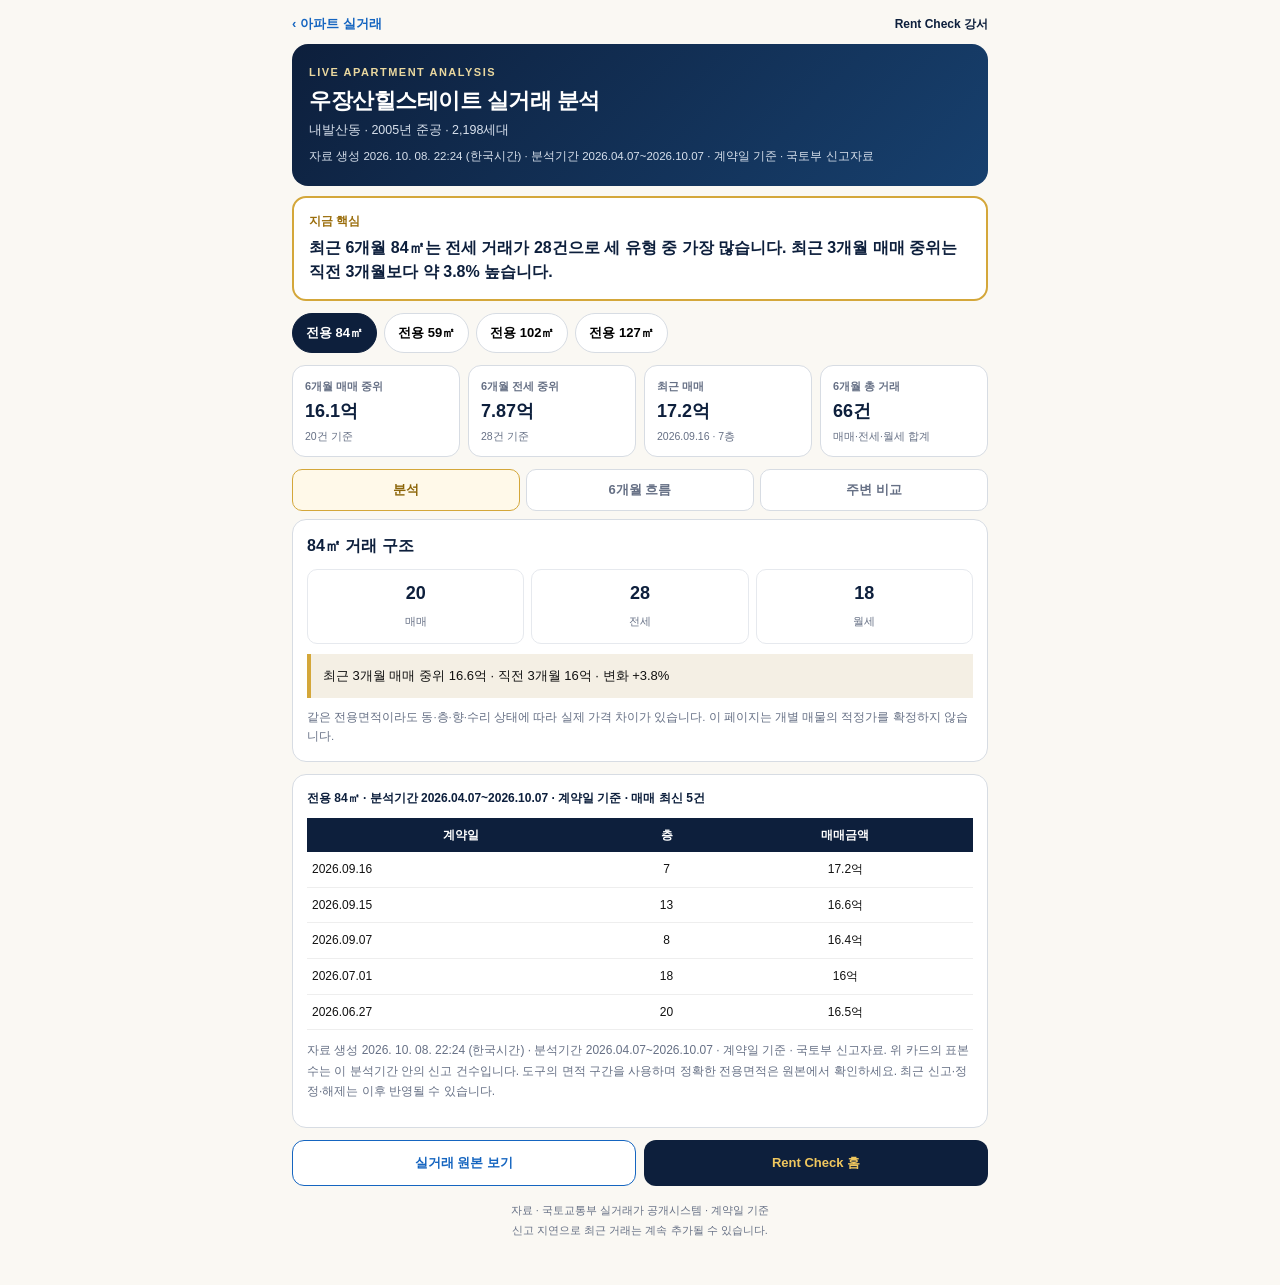
<file: app/articles/analysis.html>
<!DOCTYPE html>
<html lang="ko">
<head><base href="https://rent-check.kr/analysis/ujangsan-hillstate/" target="_blank"><meta name="robots" content="noindex,nofollow">
<meta charset="utf-8">
<meta name="viewport" content="width=device-width,initial-scale=1">
<title>우장산힐스테이트 실거래 분석 | Rent Check</title>
<link rel="canonical" href="https://rent-check.kr/analysis/ujangsan-hillstate/">
<meta name="description" content="우장산힐스테이트 매매·전세·월세 실거래와 반경 1.5km 주변 아파트를 자동 비교합니다. 국토교통부 실거래 신고분 기준으로 매일 갱신됩니다.">


<style>
:root{--navy:#0d1f3c;--blue:#1565c0;--gold:#d4a73a;--bg:#faf8f3;--paper:#fff;--ink:#111;--muted:#667085;--line:#d7dce3;--soft:#f4efe4}
*{box-sizing:border-box}body{margin:0;background:var(--bg);color:var(--ink);font-family:-apple-system,BlinkMacSystemFont,"Pretendard","Apple SD Gothic Neo","Malgun Gothic",sans-serif;line-height:1.55}.wrap{max-width:720px;margin:0 auto;padding:14px 12px 44px}.top{display:flex;justify-content:space-between;align-items:center;margin-bottom:10px}.top a{font-size:13px;font-weight:800;color:var(--blue);text-decoration:none}.brand{font-size:12px;font-weight:900;color:var(--navy)}.hero{background:linear-gradient(135deg,#0d1f3c,#17406e);border-radius:16px;padding:20px 17px;color:#fff}.eyebrow{font-size:11px;letter-spacing:1.5px;color:#ead89f;font-weight:800}.hero h1{font-size:22px;line-height:1.3;margin:6px 0 5px;letter-spacing:-.5px}.hero .meta{font-size:12.5px;color:#d7e0ec}.updated{font-size:11.5px;color:#d7e0ec;margin-top:8px}.answer{margin-top:10px;background:#fff;border:2px solid var(--gold);border-radius:14px;padding:14px 15px}.answer .k{font-size:12px;font-weight:900;color:#9a6d0b;margin-bottom:5px}.answer .v{font-size:16px;font-weight:900;color:var(--navy);line-height:1.55}.bands{display:flex;gap:7px;overflow-x:auto;margin:12px 0 10px;padding-bottom:2px}.bands::-webkit-scrollbar{display:none}.bands button{flex-shrink:0;border:1.5px solid var(--line);background:#fff;border-radius:999px;padding:8px 13px;min-height:40px;font-weight:800;font-size:13px;cursor:pointer}.bands button.on{background:var(--navy);border-color:var(--navy);color:#fff}.cards{display:grid;grid-template-columns:repeat(2,1fr);gap:8px}.card{background:#fff;border:1.5px solid var(--line);border-radius:13px;padding:12px}.card .k{font-size:11px;color:var(--muted);font-weight:800}.card .v{font-size:18px;color:var(--navy);font-weight:900;margin-top:3px}.card .s{font-size:10.5px;color:var(--muted);margin-top:2px}.tabs{display:flex;gap:6px;margin:12px 0 8px}.tabs button{flex:1;min-height:42px;border:1.5px solid var(--line);background:#fff;border-radius:10px;font-size:13px;font-weight:900;color:var(--muted);cursor:pointer}.tabs button.on{border-color:var(--gold);background:#fff9e9;color:#8c6508}.panel{background:#fff;border:1.5px solid var(--line);border-radius:14px;padding:14px}.panel h2{font-size:16px;color:var(--navy);margin:0 0 10px}.mix{display:grid;grid-template-columns:repeat(3,1fr);gap:7px}.mix .it{border:1px solid #e6e9ee;border-radius:10px;padding:10px;text-align:center}.mix .it b{display:block;font-size:18px;color:var(--navy)}.mix .it span{font-size:11px;color:var(--muted)}.insight{margin-top:10px;background:var(--soft);border-left:4px solid var(--gold);padding:11px 12px;font-size:13px;line-height:1.7}.trend{width:100%;border-collapse:collapse;font-size:12.5px}.trend th{background:var(--navy);color:#fff;padding:8px 5px}.trend td{padding:8px 5px;border-bottom:1px solid #eee;text-align:center}.trend td:first-child{text-align:left}.compare{display:grid;gap:7px}.cmp{border:1px solid #e6e9ee;border-radius:10px;padding:10px 11px;display:flex;justify-content:space-between;gap:10px;align-items:center}.cmp .nm{font-size:13px;font-weight:900;color:var(--navy)}.cmp .sub{font-size:11px;color:var(--muted);margin-top:2px}.cmp .amt{text-align:right;font-size:13px;font-weight:900;color:var(--navy);white-space:nowrap}.cmp .amt small{display:block;font-size:10px;color:var(--muted);font-weight:700}.note{font-size:11.5px;color:var(--muted);line-height:1.7;margin-top:10px}.links{display:grid;grid-template-columns:1fr 1fr;gap:8px;margin-top:12px}.links a{min-height:46px;border-radius:12px;display:flex;align-items:center;justify-content:center;text-decoration:none;font-size:13px;font-weight:900}.links .primary{background:var(--navy);color:#f0c75e}.links .secondary{background:#fff;border:1.5px solid var(--blue);color:var(--blue)}.loading{text-align:center;padding:40px 10px;color:var(--muted);font-size:14px}.foot{text-align:center;font-size:11px;color:var(--muted);margin-top:15px;line-height:1.8}@media(min-width:620px){.cards{grid-template-columns:repeat(4,1fr)}}
</style>

<!-- Rent Check share preview -->
<meta property="og:site_name" content="Rent Check">
<meta property="og:title" content="우장산힐스테이트 실거래 분석 | Rent Check">
<meta property="og:description" content="우장산힐스테이트 매매·전세·월세 실거래와 반경 1.5km 주변 아파트를 자동 비교합니다. 국토교통부 실거래 신고분 기준으로 매일 갱신됩니다.">
<meta property="og:url" content="https://rent-check.kr/analysis/ujangsan-hillstate/">
<meta property="og:type" content="article">
<meta property="og:image" content="https://rent-check.kr/assets/share/rent-check-og-v2.png?v=20260829-2">
<meta property="og:image:secure_url" content="https://rent-check.kr/assets/share/rent-check-og-v2.png?v=20260829-2">
<meta property="og:image:width" content="1200">
<meta property="og:image:height" content="630">
<meta property="og:image:type" content="image/png">
<meta property="og:image:alt" content="Rent Check - 실거래로 더 정확하게">
<meta name="twitter:card" content="summary_large_image">
<meta name="twitter:title" content="우장산힐스테이트 실거래 분석 | Rent Check">
<meta name="twitter:description" content="우장산힐스테이트 매매·전세·월세 실거래와 반경 1.5km 주변 아파트를 자동 비교합니다. 국토교통부 실거래 신고분 기준으로 매일 갱신됩니다.">
<meta name="twitter:image" content="https://rent-check.kr/assets/share/rent-check-og-v2.png?v=20260829-2">
<!-- /Rent Check share preview -->
<!-- rc-static:snapshot-style --><style>#app[data-prerendered="true"]{text-align:initial;padding:0;color:var(--ink)}#rc-recent-records{overflow-x:auto}#rc-recent-records table{width:100%;font-size:12px}#rc-recent-records caption{text-align:left;margin:0 0 10px;font-weight:800;color:var(--navy)}#rc-recent-records .note{font-size:12px}</style><!-- /rc-static:snapshot-style --></head>
<body>
<div class="wrap">
  <div class="top"><a href="../../tools/apartment/">‹ 아파트 실거래</a><div class="brand">Rent Check 강서</div></div>
  <div class="hero">
    <div class="eyebrow">LIVE APARTMENT ANALYSIS</div>
    <h1>우장산힐스테이트 실거래 분석</h1>
    <div class="meta">내발산동 · 2005년 준공 · 2,198세대</div>
    <div class="updated" id="updated">자료 생성 2026. 10. 08. 22:24 (한국시간) · 분석기간 2026.04.07~2026.10.07 · 계약일 기준 · 국토부 신고자료</div>
  </div>
  <div id="app" class="" data-prerendered="true"><div class="answer"><div class="k">지금 핵심</div><div class="v">최근 6개월 84㎡는 전세 거래가 28건으로 세 유형 중 가장 많습니다. 최근 3개월 매매 중위는 직전 3개월보다 약 3.8% 높습니다.</div></div><div class="bands"><button class="on" onclick="setBand(84)">전용 84㎡</button><button class="" onclick="setBand(59)">전용 59㎡</button><button class="" onclick="setBand(102)">전용 102㎡</button><button class="" onclick="setBand(127)">전용 127㎡</button></div><div class="cards"><div class="card"><div class="k">6개월 매매 중위</div><div class="v">16.1억</div><div class="s">20건 기준</div></div><div class="card"><div class="k">6개월 전세 중위</div><div class="v">7.87억</div><div class="s">28건 기준</div></div><div class="card"><div class="k">최근 매매</div><div class="v">17.2억</div><div class="s">2026.09.16 · 7층</div></div><div class="card"><div class="k">6개월 총 거래</div><div class="v">66건</div><div class="s">매매·전세·월세 합계</div></div></div><div class="tabs"><button class="on" onclick="setTab('analysis')">분석</button><button class="" onclick="setTab('trend')">6개월 흐름</button><button class="" onclick="setTab('compare')">주변 비교</button></div><div class="panel"><h2>84㎡ 거래 구조</h2><div class="mix"><div class="it"><b>20</b><span>매매</span></div><div class="it"><b>28</b><span>전세</span></div><div class="it"><b>18</b><span>월세</span></div></div><div class="insight">최근 3개월 매매 중위 16.6억 · 직전 3개월 16억 · 변화 +3.8%</div><div class="note">같은 전용면적이라도 동·층·향·수리 상태에 따라 실제 가격 차이가 있습니다. 이 페이지는 개별 매물의 적정가를 확정하지 않습니다.</div></div></div>
<!-- rc-static:recent-records --><section id="rc-recent-records" class="panel" style="margin-top:12px"><table class="trend"><caption>전용 84㎡ · 분석기간 2026.04.07~2026.10.07 · 계약일 기준 · 매매 최신 5건</caption><thead><tr><th scope="col">계약일</th><th scope="col">층</th><th scope="col">매매금액</th></tr></thead><tbody><tr><td>2026.09.16</td><td>7</td><td>17.2억</td></tr><tr><td>2026.09.15</td><td>13</td><td>16.6억</td></tr><tr><td>2026.09.07</td><td>8</td><td>16.4억</td></tr><tr><td>2026.07.01</td><td>18</td><td>16억</td></tr><tr><td>2026.06.27</td><td>20</td><td>16.5억</td></tr></tbody></table><p class="note">자료 생성 2026. 10. 08. 22:24 (한국시간) · 분석기간 2026.04.07~2026.10.07 · 계약일 기준 · 국토부 신고자료. 위 카드의 표본 수는 이 분석기간 안의 신고 건수입니다. 도구의 면적 구간을 사용하며 정확한 전용면적은 원본에서 확인하세요. 최근 신고·정정·해제는 이후 반영될 수 있습니다.</p></section><!-- /rc-static:recent-records -->  <div class="links">
    <a class="secondary" id="rawLink" href="../../tools/apartment/">실거래 원본 보기</a>
    <a class="primary" href="../../">Rent Check 홈</a>
  </div>
  <div class="foot">자료 · 국토교통부 실거래가 공개시스템 · 계약일 기준<br>신고 지연으로 최근 거래는 계속 추가될 수 있습니다.</div>
</div>
<!-- rc-static:snapshot --><script type="application/json" id="rc-analysis-snapshot">{"summary":{"meta":{"updated":"202610","range":["202411","202610"],"period":["2026-04-07","2026-10-07"],"period_label":"최근 6개월","period_basis":"계약일 기준","n_complex":684},"generated_at":"2026-10-08T13:24:16+00:00","complexes":[{"id":"ba870aa0","nm":"우장산아이파크이편한세상","dong":"화곡동","yr":2008,"m2":84,"py":25.7,"last":{"date":"2026.09.02","amt":15.6},"mid":15.57,"je":7.89,"ratio":51,"nS":20,"nJ":32,"nW":31,"tS":45,"tJ":58,"tW":50,"tot":153,"few":false,"un":2517,"j":"1159","lat":37.549355,"lng":126.838766,"rc":{"d":"2026.10.06","t":"wo","m2":84,"fl":3,"a":3,"r":200},"ppy":0.61},{"id":"4c3251ac","nm":"우장산힐스테이트","dong":"내발산동","yr":2005,"m2":84,"py":25.7,"last":{"date":"2026.09.16","amt":17.2},"mid":16.08,"je":7.87,"ratio":49,"nS":20,"nJ":28,"nW":18,"tS":41,"tJ":63,"tW":38,"tot":142,"few":false,"j":"657","lat":37.556296,"lng":126.838965,"rc":{"d":"2026.10.06","t":"je","m2":84,"fl":15,"a":8.5},"ppy":0.63},{"id":"2ea15a97","nm":"우장산롯데캐슬","dong":"화곡동","yr":2003,"m2":85,"py":25.7,"last":{"date":"2026.09.08","amt":13.5},"mid":13.15,"je":6.61,"ratio":50,"nS":10,"nJ":22,"nW":4,"tS":22,"tJ":30,"tW":8,"tot":60,"few":false,"un":1164,"j":"1145","lat":37.555637,"lng":126.848319,"rc":{"d":"2026.10.03","t":"je","m2":85,"fl":9,"a":7.5},"ppy":0.51},{"id":"b39eb722","nm":"우장산롯데","dong":"화곡동","yr":2004,"m2":84,"py":25.7,"last":{"date":"2026.07.15","amt":9.47},"mid":null,"je":null,"ratio":null,"nS":2,"nJ":1,"nW":0,"tS":3,"tJ":5,"tW":0,"tot":8,"few":false,"un":206,"j":"1148","lat":37.552462,"lng":126.846487,"rc":{"d":"2026.08.03","t":"je","m2":84,"fl":7,"a":5.5}},{"id":"1472ecd8","nm":"우장산한화꿈에그린","dong":"화곡동","yr":2004,"m2":120,"py":36.3,"last":{"date":"2026.05.26","amt":8.05},"mid":null,"je":null,"ratio":null,"nS":1,"nJ":2,"nW":1,"tS":2,"tJ":3,"tW":2,"tot":7,"few":false,"j":"1151","lat":37.554008,"lng":126.847393,"rc":{"d":"2026.09.14","t":"wo","m2":120,"fl":4,"a":5.9,"r":50}},{"id":"4408d9f8","nm":"신세계3차101동","dong":"내발산동","yr":2003,"m2":84,"py":25.7,"last":{"date":"2026.04.25","amt":7.3},"mid":null,"je":null,"ratio":null,"nS":1,"nJ":1,"nW":2,"tS":1,"tJ":1,"tW":2,"tot":4,"few":false,"j":"731","lat":37.554806,"lng":126.84059,"rc":{"d":"2026.09.14","t":"wo","m2":84,"fl":6,"a":2,"r":150}},{"id":"4bd92853","nm":"태승훼미리2","dong":"내발산동","yr":2004,"m2":101,"py":30.5,"last":{"date":"2026.04.07","amt":7.95},"mid":null,"je":null,"ratio":null,"nS":1,"nJ":0,"nW":0,"tS":2,"tJ":2,"tW":0,"tot":4,"few":false,"j":"685","lat":37.553676,"lng":126.832029,"rc":{"d":"2026.07.04","t":"je","m2":84,"fl":4,"a":5.36}},{"id":"285ba6f5","nm":"롯데1차","dong":"내발산동","yr":2002,"m2":55,"py":16.7,"last":{"date":"2026.06.23","amt":6.5},"mid":null,"je":null,"ratio":null,"nS":1,"nJ":0,"nW":0,"tS":3,"tJ":0,"tW":0,"tot":3,"few":false,"j":"728","lat":37.554125,"lng":126.84108,"rc":{"d":"2026.07.30","t":"sale","m2":84,"fl":7,"a":8.68}},{"id":"65c61624","nm":"천우네오젠5차","dong":"내발산동","yr":2007,"m2":71,"py":21.3,"last":{"date":"2026.07.10","amt":5.68},"mid":null,"je":null,"ratio":null,"nS":1,"nJ":2,"nW":0,"tS":1,"tJ":2,"tW":0,"tot":3,"few":false,"j":"663-2","lat":37.554812,"lng":126.840013,"rc":{"d":"2026.07.10","t":"sale","m2":71,"fl":2,"a":5.68}},{"id":"da8bd112","nm":"천우네오젠아파트","dong":"내발산동","yr":2006,"m2":83,"py":25.2,"last":{"date":"2026.04.08","amt":6.3},"mid":null,"je":null,"ratio":null,"nS":1,"nJ":1,"nW":0,"tS":1,"tJ":1,"tW":0,"tot":2,"few":true,"j":"665-17","lat":37.554776,"lng":126.838854,"rc":{"d":"2026.05.24","t":"je","m2":83,"fl":7,"a":4.2}},{"id":"12f9b470","nm":"명덕","dong":"내발산동","yr":2003,"m2":68,"py":20.6,"last":{"date":"2026.09.17","amt":4},"mid":null,"je":null,"ratio":null,"nS":1,"nJ":0,"nW":0,"tS":1,"tJ":0,"tW":0,"tot":1,"few":true,"j":"655-5","lat":37.555511,"lng":126.836653,"rc":{"d":"2026.09.17","t":"sale","m2":68,"fl":4,"a":4}},{"id":"f72f149c","nm":"홍익","dong":"내발산동","yr":1995,"m2":106,"py":32.2,"last":{"date":"2026.09.18","amt":5.3},"mid":null,"je":null,"ratio":null,"nS":1,"nJ":0,"nW":0,"tS":1,"tJ":0,"tW":0,"tot":1,"few":true,"j":"673-7","lat":37.552342,"lng":126.840315,"rc":{"d":"2026.09.18","t":"sale","m2":106,"fl":1,"a":5.3}},{"id":"515c3688","nm":"내츄럴2차","dong":"내발산동","yr":2004,"m2":99,"py":29.8,"last":{"date":"2026.07.29","amt":6.78},"mid":null,"je":null,"ratio":null,"nS":1,"nJ":0,"nW":0,"tS":1,"tJ":0,"tW":0,"tot":1,"few":true,"j":"696-2","lat":37.55176,"lng":126.832854,"rc":{"d":"2026.07.29","t":"sale","m2":99,"fl":1,"a":6.78}},{"id":"a39a25d2","nm":"신세계4차","dong":"내발산동","yr":2004,"m2":74,"py":22.3,"last":{"date":"2026.06.10","amt":6.5},"mid":null,"je":null,"ratio":null,"nS":1,"nJ":0,"nW":0,"tS":1,"tJ":0,"tW":0,"tot":1,"few":true,"j":"665-6","lat":37.554925,"lng":126.839429,"rc":{"d":"2026.06.10","t":"sale","m2":74,"fl":6,"a":6.5}}]},"detail":{"4c3251ac":{"nm":"우장산힐스테이트","dong":"내발산동","yr":2005,"areas":[{"m2":84,"py":25.7,"mid":16.08,"ppy":0.63,"nS":20,"nJ":28,"nW":18,"sale":[{"date":"2026.09.16","m2":84.98,"fl":7,"amt":17.2},{"date":"2026.09.15","m2":84.98,"fl":13,"amt":16.6},{"date":"2026.09.07","m2":84.98,"fl":8,"amt":16.4},{"date":"2026.07.01","m2":84.98,"fl":18,"amt":16},{"date":"2026.06.27","m2":84.98,"fl":20,"amt":16.5},{"date":"2026.06.24","m2":84.98,"fl":5,"amt":16.44},{"date":"2026.06.13","m2":84.98,"fl":15,"amt":15.95},{"date":"2026.06.09","m2":84.98,"fl":13,"amt":17.35},{"date":"2026.05.21","m2":84.98,"fl":3,"amt":10.16},{"date":"2026.05.18","m2":84.98,"fl":9,"amt":16.05},{"date":"2026.05.15","m2":84.98,"fl":9,"amt":15.97},{"date":"2026.05.15","m2":84.98,"fl":2,"amt":14.98},{"date":"2026.05.13","m2":84.98,"fl":19,"amt":16.1},{"date":"2026.05.12","m2":84.98,"fl":9,"amt":15.6},{"date":"2026.04.30","m2":84.98,"fl":5,"amt":16.32},{"date":"2026.04.27","m2":84.98,"fl":15,"amt":16.47},{"date":"2026.04.24","m2":84.98,"fl":2,"amt":14.95},{"date":"2026.04.23","m2":84.98,"fl":15,"amt":16.1},{"date":"2026.04.16","m2":84.98,"fl":1,"amt":14.95},{"date":"2026.04.12","m2":84.98,"fl":7,"amt":15.8}],"jeonse":[{"date":"2026.10.06","m2":84.98,"fl":15,"dep":8.5},{"date":"2026.09.17","m2":84.98,"fl":5,"dep":7.67},{"date":"2026.09.12","m2":84.98,"fl":1,"dep":8.5},{"date":"2026.09.06","m2":84.98,"fl":17,"dep":8.6},{"date":"2026.08.24","m2":84.98,"fl":4,"dep":8},{"date":"2026.08.20","m2":84.98,"fl":11,"dep":8.5},{"date":"2026.08.12","m2":84.98,"fl":14,"dep":7.87},{"date":"2026.08.08","m2":84.98,"fl":7,"dep":7.87},{"date":"2026.08.08","m2":84.98,"fl":7,"dep":7.87},{"date":"2026.08.07","m2":84.98,"fl":7,"dep":7.65},{"date":"2026.07.24","m2":84.98,"fl":13,"dep":6.5},{"date":"2026.07.14","m2":84.98,"fl":9,"dep":7.3},{"date":"2026.07.11","m2":84.98,"fl":16,"dep":7.56},{"date":"2026.07.10","m2":84.98,"fl":14,"dep":6.32},{"date":"2026.07.08","m2":84.98,"fl":17,"dep":8},{"date":"2026.07.04","m2":84.98,"fl":11,"dep":9},{"date":"2026.06.16","m2":84.98,"fl":16,"dep":7.7},{"date":"2026.06.13","m2":84.98,"fl":2,"dep":7.29},{"date":"2026.06.05","m2":84.98,"fl":7,"dep":6.92},{"date":"2026.05.22","m2":84.98,"fl":2,"dep":8.5},{"date":"2026.05.18","m2":84.98,"fl":2,"dep":8.5},{"date":"2026.05.09","m2":84.98,"fl":10,"dep":8},{"date":"2026.04.27","m2":84.98,"fl":1,"dep":8.1},{"date":"2026.04.25","m2":84.98,"fl":8,"dep":7.3},{"date":"2026.04.25","m2":84.98,"fl":8,"dep":7.3},{"date":"2026.04.25","m2":84.98,"fl":15,"dep":8.5},{"date":"2026.04.24","m2":84.98,"fl":1,"dep":7.7},{"date":"2026.04.11","m2":84.98,"fl":14,"dep":7.4}],"wolse":[{"date":"2026.09.10","m2":84.98,"fl":19,"dep":5,"rent":140},{"date":"2026.09.08","m2":84.98,"fl":2,"dep":2,"rent":260},{"date":"2026.09.07","m2":84.98,"fl":10,"dep":3,"rent":153},{"date":"2026.09.04","m2":84.98,"fl":9,"dep":5,"rent":140},{"date":"2026.09.03","m2":84.98,"fl":7,"dep":1.5,"rent":280},{"date":"2026.09.03","m2":84.98,"fl":13,"dep":3.67,"rent":126},{"date":"2026.08.31","m2":84.98,"fl":8,"dep":6,"rent":100},{"date":"2026.08.30","m2":84.98,"fl":9,"dep":5,"rent":140},{"date":"2026.08.22","m2":84.98,"fl":15,"dep":6.5,"rent":80},{"date":"2026.08.22","m2":84.98,"fl":14,"dep":3,"rent":210},{"date":"2026.08.11","m2":84.98,"fl":8,"dep":6.5,"rent":100},{"date":"2026.08.08","m2":84.98,"fl":14,"dep":4,"rent":133},{"date":"2026.07.22","m2":84.98,"fl":13,"dep":3,"rent":200},{"date":"2026.05.13","m2":84.98,"fl":1,"dep":5,"rent":100},{"date":"2026.05.13","m2":84.98,"fl":9,"dep":7,"rent":50},{"date":"2026.04.29","m2":84.98,"fl":13,"dep":5,"rent":125},{"date":"2026.04.27","m2":84.98,"fl":2,"dep":2.5,"rent":100},{"date":"2026.04.14","m2":84.98,"fl":2,"dep":6.9,"rent":12}]},{"m2":59,"py":18.1,"mid":14.45,"ppy":0.8,"nS":10,"nJ":20,"nW":16,"sale":[{"date":"2026.09.08","m2":59.98,"fl":7,"amt":14.9},{"date":"2026.08.18","m2":59.98,"fl":13,"amt":14.5},{"date":"2026.07.30","m2":59.98,"fl":8,"amt":15},{"date":"2026.07.18","m2":59.98,"fl":13,"amt":14.9},{"date":"2026.07.16","m2":59.98,"fl":14,"amt":14.4},{"date":"2026.05.08","m2":59.98,"fl":11,"amt":13.8},{"date":"2026.04.25","m2":59.98,"fl":12,"amt":14.4},{"date":"2026.04.25","m2":59.98,"fl":10,"amt":13.85},{"date":"2026.04.22","m2":59.98,"fl":11,"amt":14.7},{"date":"2026.04.13","m2":59.98,"fl":1,"amt":12.4}],"jeonse":[{"date":"2026.09.19","m2":59.98,"fl":13,"dep":6.6},{"date":"2026.08.22","m2":59.98,"fl":8,"dep":6.2},{"date":"2026.08.15","m2":59.98,"fl":9,"dep":6.1},{"date":"2026.07.15","m2":59.98,"fl":1,"dep":6},{"date":"2026.07.11","m2":59.98,"fl":17,"dep":6.6},{"date":"2026.07.07","m2":59.98,"fl":4,"dep":6.6},{"date":"2026.06.27","m2":59.98,"fl":4,"dep":6.5},{"date":"2026.06.10","m2":59.98,"fl":7,"dep":6.5},{"date":"2026.06.01","m2":59.98,"fl":9,"dep":6.19},{"date":"2026.05.26","m2":59.98,"fl":11,"dep":5.5},{"date":"2026.05.22","m2":59.98,"fl":8,"dep":6},{"date":"2026.05.19","m2":59.98,"fl":10,"dep":5.6},{"date":"2026.05.16","m2":59.98,"fl":5,"dep":5.35},{"date":"2026.05.09","m2":59.98,"fl":5,"dep":6},{"date":"2026.05.09","m2":59.98,"fl":5,"dep":6},{"date":"2026.05.08","m2":59.98,"fl":10,"dep":6.8},{"date":"2026.05.01","m2":59.98,"fl":8,"dep":6.5},{"date":"2026.04.24","m2":59.98,"fl":9,"dep":7.2},{"date":"2026.04.21","m2":59.98,"fl":13,"dep":6.3},{"date":"2026.04.08","m2":59.98,"fl":5,"dep":5.1}],"wolse":[{"date":"2026.09.29","m2":59.98,"fl":17,"dep":0.5,"rent":166},{"date":"2026.09.15","m2":59.98,"fl":4,"dep":6,"rent":30},{"date":"2026.09.02","m2":59.98,"fl":13,"dep":1,"rent":220},{"date":"2026.08.28","m2":59.98,"fl":14,"dep":1.5,"rent":240},{"date":"2026.08.10","m2":59.98,"fl":7,"dep":5,"rent":50},{"date":"2026.08.08","m2":59.98,"fl":17,"dep":5,"rent":80},{"date":"2026.07.21","m2":59.98,"fl":9,"dep":1,"rent":200},{"date":"2026.07.12","m2":59.98,"fl":4,"dep":4,"rent":130},{"date":"2026.07.05","m2":59.98,"fl":6,"dep":1.5,"rent":220},{"date":"2026.06.27","m2":59.98,"fl":6,"dep":6,"rent":11},{"date":"2026.06.13","m2":59.98,"fl":17,"dep":5,"rent":55},{"date":"2026.05.22","m2":59.98,"fl":2,"dep":2,"rent":200},{"date":"2026.05.15","m2":59.98,"fl":13,"dep":6,"rent":25},{"date":"2026.05.14","m2":59.98,"fl":4,"dep":6.5,"rent":60},{"date":"2026.04.17","m2":59.98,"fl":6,"dep":0.5,"rent":230},{"date":"2026.04.17","m2":59.98,"fl":6,"dep":2.05,"rent":180}]},{"m2":102,"py":30.8,"mid":16.95,"ppy":0.55,"nS":8,"nJ":8,"nW":1,"sale":[{"date":"2026.07.19","m2":101.87,"fl":14,"amt":18.8},{"date":"2026.06.26","m2":101.87,"fl":2,"amt":15.8},{"date":"2026.06.19","m2":101.87,"fl":4,"amt":18},{"date":"2026.05.25","m2":101.87,"fl":6,"amt":17},{"date":"2026.05.13","m2":101.87,"fl":14,"amt":16.9},{"date":"2026.04.27","m2":101.87,"fl":2,"amt":15.6},{"date":"2026.04.11","m2":101.87,"fl":7,"amt":16.85},{"date":"2026.04.08","m2":101.87,"fl":7,"amt":17}],"jeonse":[{"date":"2026.09.07","m2":101.87,"fl":17,"dep":9.5},{"date":"2026.09.07","m2":101.87,"fl":16,"dep":9.45},{"date":"2026.08.14","m2":101.87,"fl":1,"dep":9.3},{"date":"2026.06.03","m2":101.87,"fl":8,"dep":8.6},{"date":"2026.05.23","m2":101.87,"fl":5,"dep":9},{"date":"2026.05.23","m2":101.87,"fl":5,"dep":9},{"date":"2026.05.01","m2":101.87,"fl":13,"dep":9.5},{"date":"2026.04.11","m2":101.87,"fl":3,"dep":9}],"wolse":[{"date":"2026.04.10","m2":101.87,"fl":12,"dep":8,"rent":20}]},{"m2":127,"py":38.3,"mid":17.5,"ppy":0.46,"nS":3,"nJ":7,"nW":3,"sale":[{"date":"2026.04.25","m2":126.65,"fl":14,"amt":17},{"date":"2026.04.23","m2":126.65,"fl":15,"amt":18.55},{"date":"2026.04.09","m2":126.65,"fl":14,"amt":17.5}],"jeonse":[{"date":"2026.09.12","m2":126.65,"fl":16,"dep":10.8},{"date":"2026.07.08","m2":126.65,"fl":1,"dep":9.5},{"date":"2026.06.22","m2":126.65,"fl":1,"dep":9.5},{"date":"2026.06.08","m2":126.65,"fl":16,"dep":9.6},{"date":"2026.05.13","m2":126.65,"fl":3,"dep":9.87},{"date":"2026.05.07","m2":126.65,"fl":10,"dep":10.5},{"date":"2026.04.30","m2":126.65,"fl":3,"dep":9.45}],"wolse":[{"date":"2026.09.16","m2":126.65,"fl":14,"dep":7.67,"rent":100},{"date":"2026.06.16","m2":126.65,"fl":4,"dep":1,"rent":320},{"date":"2026.05.02","m2":126.65,"fl":13,"dep":3,"rent":250}]}]},"a39a25d2":{"nm":"신세계4차","dong":"내발산동","yr":2004,"areas":[{"m2":74,"py":22.3,"mid":null,"ppy":null,"nS":1,"nJ":0,"nW":0,"sale":[{"date":"2026.06.10","m2":73.85,"fl":6,"amt":6.5}],"jeonse":[],"wolse":[]}]},"da8bd112":{"nm":"천우네오젠아파트","dong":"내발산동","yr":2006,"areas":[{"m2":83,"py":25.2,"mid":null,"ppy":null,"nS":1,"nJ":1,"nW":0,"sale":[{"date":"2026.04.08","m2":83.32,"fl":6,"amt":6.3}],"jeonse":[{"date":"2026.05.24","m2":83.32,"fl":7,"dep":4.2}],"wolse":[]}]},"65c61624":{"nm":"천우네오젠5차","dong":"내발산동","yr":2007,"areas":[{"m2":71,"py":21.3,"mid":null,"ppy":null,"nS":1,"nJ":2,"nW":0,"sale":[{"date":"2026.07.10","m2":70.54,"fl":2,"amt":5.68}],"jeonse":[{"date":"2026.04.15","m2":70.54,"fl":1,"dep":3.86},{"date":"2026.04.15","m2":70.54,"fl":1,"dep":3.86}],"wolse":[]}]},"4408d9f8":{"nm":"신세계3차101동","dong":"내발산동","yr":2003,"areas":[{"m2":84,"py":25.7,"mid":null,"ppy":null,"nS":1,"nJ":1,"nW":2,"sale":[{"date":"2026.04.25","m2":84.873,"fl":3,"amt":7.3}],"jeonse":[{"date":"2026.07.25","m2":84.873,"fl":8,"dep":5.6}],"wolse":[{"date":"2026.09.14","m2":84.873,"fl":6,"dep":2,"rent":150},{"date":"2026.04.11","m2":84.873,"fl":1,"dep":4.23,"rent":25}]},{"m2":134,"py":40.5,"mid":null,"ppy":null,"nS":0,"nJ":0,"nW":0,"sale":[],"jeonse":[],"wolse":[]}]},"12f9b470":{"nm":"명덕","dong":"내발산동","yr":2003,"areas":[{"m2":68,"py":20.6,"mid":null,"ppy":null,"nS":1,"nJ":0,"nW":0,"sale":[{"date":"2026.09.17","m2":68.22,"fl":4,"amt":4}],"jeonse":[],"wolse":[]},{"m2":73,"py":22.1,"mid":null,"ppy":null,"nS":0,"nJ":0,"nW":0,"sale":[],"jeonse":[],"wolse":[]},{"m2":84,"py":25.4,"mid":null,"ppy":null,"nS":0,"nJ":0,"nW":0,"sale":[],"jeonse":[],"wolse":[]}]},"285ba6f5":{"nm":"롯데1차","dong":"내발산동","yr":2002,"areas":[{"m2":55,"py":16.7,"mid":null,"ppy":null,"nS":1,"nJ":0,"nW":0,"sale":[{"date":"2026.06.23","m2":55.363,"fl":14,"amt":6.5}],"jeonse":[],"wolse":[]},{"m2":84,"py":25.6,"mid":null,"ppy":null,"nS":1,"nJ":0,"nW":0,"sale":[{"date":"2026.07.30","m2":84.617,"fl":7,"amt":8.68}],"jeonse":[],"wolse":[]},{"m2":108,"py":32.8,"mid":null,"ppy":null,"nS":1,"nJ":0,"nW":0,"sale":[{"date":"2026.05.26","m2":108.466,"fl":6,"amt":10.2}],"jeonse":[],"wolse":[]},{"m2":96,"py":29,"mid":null,"ppy":null,"nS":0,"nJ":0,"nW":0,"sale":[],"jeonse":[],"wolse":[]}]},"f72f149c":{"nm":"홍익","dong":"내발산동","yr":1995,"areas":[{"m2":106,"py":32.2,"mid":null,"ppy":null,"nS":1,"nJ":0,"nW":0,"sale":[{"date":"2026.09.18","m2":106.44,"fl":1,"amt":5.3}],"jeonse":[],"wolse":[]}]},"4bd92853":{"nm":"태승훼미리2","dong":"내발산동","yr":2004,"areas":[{"m2":101,"py":30.5,"mid":null,"ppy":null,"nS":1,"nJ":0,"nW":0,"sale":[{"date":"2026.04.07","m2":100.88,"fl":8,"amt":7.95}],"jeonse":[],"wolse":[]},{"m2":102,"py":30.8,"mid":null,"ppy":null,"nS":1,"nJ":0,"nW":0,"sale":[{"date":"2026.04.22","m2":101.82,"fl":3,"amt":8.55}],"jeonse":[],"wolse":[]},{"m2":84,"py":25.7,"mid":null,"ppy":null,"nS":0,"nJ":1,"nW":0,"sale":[],"jeonse":[{"date":"2026.07.04","m2":84.83,"fl":4,"dep":5.36}],"wolse":[]},{"m2":103,"py":31.1,"mid":null,"ppy":null,"nS":0,"nJ":1,"nW":0,"sale":[],"jeonse":[{"date":"2026.06.18","m2":102.69,"fl":1,"dep":5.1}],"wolse":[]},{"m2":88,"py":26.6,"mid":null,"ppy":null,"nS":0,"nJ":0,"nW":0,"sale":[],"jeonse":[],"wolse":[]}]},"515c3688":{"nm":"내츄럴2차","dong":"내발산동","yr":2004,"areas":[{"m2":99,"py":29.8,"mid":null,"ppy":null,"nS":1,"nJ":0,"nW":0,"sale":[{"date":"2026.07.29","m2":98.63,"fl":1,"amt":6.78}],"jeonse":[],"wolse":[]},{"m2":83,"py":25.1,"mid":null,"ppy":null,"nS":0,"nJ":0,"nW":0,"sale":[],"jeonse":[],"wolse":[]}]},"ba870aa0":{"nm":"우장산아이파크이편한세상","dong":"화곡동","yr":2008,"areas":[{"m2":84,"py":25.7,"mid":15.57,"ppy":0.61,"nS":20,"nJ":32,"nW":31,"sale":[{"date":"2026.09.02","m2":84.97,"fl":19,"amt":15.6},{"date":"2026.08.10","m2":84.97,"fl":7,"amt":16.4},{"date":"2026.08.08","m2":84.97,"fl":17,"amt":16.3},{"date":"2026.08.06","m2":84.97,"fl":1,"amt":15},{"date":"2026.07.28","m2":84.97,"fl":10,"amt":16.3},{"date":"2026.07.11","m2":84.97,"fl":16,"amt":16},{"date":"2026.07.06","m2":84.97,"fl":7,"amt":16.15},{"date":"2026.07.02","m2":84.97,"fl":17,"amt":15.8},{"date":"2026.06.23","m2":84.97,"fl":20,"amt":16},{"date":"2026.06.10","m2":84.97,"fl":4,"amt":15.55},{"date":"2026.05.18","m2":84.97,"fl":1,"amt":10.53},{"date":"2026.05.16","m2":84.97,"fl":16,"amt":16.3},{"date":"2026.05.15","m2":84.97,"fl":6,"amt":15.3},{"date":"2026.05.12","m2":84.97,"fl":9,"amt":15.8},{"date":"2026.05.11","m2":84.97,"fl":19,"amt":14.95},{"date":"2026.05.09","m2":84.97,"fl":4,"amt":15},{"date":"2026.05.05","m2":84.97,"fl":18,"amt":15.25},{"date":"2026.04.15","m2":84.97,"fl":15,"amt":15.4},{"date":"2026.04.08","m2":84.97,"fl":17,"amt":14.7},{"date":"2026.04.07","m2":84.97,"fl":9,"amt":15.2}],"jeonse":[{"date":"2026.10.01","m2":84.97,"fl":3,"dep":6.59},{"date":"2026.09.21","m2":84.97,"fl":17,"dep":9},{"date":"2026.09.12","m2":84.97,"fl":5,"dep":7.87},{"date":"2026.09.07","m2":84.97,"fl":15,"dep":8.9},{"date":"2026.08.28","m2":84.97,"fl":18,"dep":7.87},{"date":"2026.08.24","m2":84.97,"fl":10,"dep":7.2},{"date":"2026.08.18","m2":84.97,"fl":15,"dep":8.5},{"date":"2026.08.13","m2":84.97,"fl":5,"dep":7.35},{"date":"2026.08.12","m2":84.97,"fl":12,"dep":8.3},{"date":"2026.08.11","m2":84.97,"fl":6,"dep":7.7},{"date":"2026.07.03","m2":84.97,"fl":17,"dep":6.68},{"date":"2026.07.02","m2":84.97,"fl":19,"dep":6.92},{"date":"2026.06.28","m2":84.97,"fl":12,"dep":8.19},{"date":"2026.06.27","m2":84.97,"fl":6,"dep":7.8},{"date":"2026.06.19","m2":84.97,"fl":2,"dep":8.5},{"date":"2026.06.19","m2":84.97,"fl":3,"dep":7.35},{"date":"2026.06.17","m2":84.97,"fl":17,"dep":8.5},{"date":"2026.06.15","m2":84.97,"fl":3,"dep":6.17},{"date":"2026.05.30","m2":84.97,"fl":6,"dep":7.9},{"date":"2026.05.15","m2":84.97,"fl":6,"dep":8},{"date":"2026.05.11","m2":84.97,"fl":5,"dep":8.2},{"date":"2026.05.09","m2":84.97,"fl":7,"dep":8.3},{"date":"2026.05.05","m2":84.97,"fl":14,"dep":8},{"date":"2026.05.02","m2":84.97,"fl":13,"dep":7.35},{"date":"2026.04.25","m2":84.97,"fl":18,"dep":6.93},{"date":"2026.04.25","m2":84.97,"fl":4,"dep":7.25},{"date":"2026.04.24","m2":84.97,"fl":20,"dep":8.7},{"date":"2026.04.22","m2":84.97,"fl":4,"dep":8.3},{"date":"2026.04.17","m2":84.97,"fl":12,"dep":3.2},{"date":"2026.04.15","m2":84.97,"fl":9,"dep":7.88},{"date":"2026.04.15","m2":84.97,"fl":5,"dep":8.5},{"date":"2026.04.13","m2":84.97,"fl":17,"dep":8.3}],"wolse":[{"date":"2026.10.06","m2":84.97,"fl":3,"dep":3,"rent":200},{"date":"2026.09.23","m2":84.97,"fl":5,"dep":5.78,"rent":50},{"date":"2026.09.18","m2":84.97,"fl":6,"dep":3,"rent":174},{"date":"2026.09.11","m2":84.97,"fl":5,"dep":1.5,"rent":150},{"date":"2026.09.07","m2":84.97,"fl":4,"dep":3,"rent":230},{"date":"2026.08.29","m2":84.97,"fl":7,"dep":1,"rent":270},{"date":"2026.08.12","m2":84.97,"fl":7,"dep":5.1,"rent":140},{"date":"2026.08.12","m2":84.97,"fl":7,"dep":5.1,"rent":140},{"date":"2026.08.01","m2":84.97,"fl":2,"dep":5.5,"rent":100},{"date":"2026.07.29","m2":84.97,"fl":10,"dep":3,"rent":230},{"date":"2026.07.28","m2":84.97,"fl":13,"dep":4.5,"rent":100},{"date":"2026.07.10","m2":84.97,"fl":19,"dep":4,"rent":180},{"date":"2026.06.27","m2":84.97,"fl":17,"dep":5.8,"rent":110},{"date":"2026.06.27","m2":84.97,"fl":9,"dep":7,"rent":60},{"date":"2026.06.21","m2":84.97,"fl":2,"dep":4.5,"rent":160},{"date":"2026.06.19","m2":84.97,"fl":2,"dep":4.4,"rent":150},{"date":"2026.06.17","m2":84.97,"fl":2,"dep":4.5,"rent":160},{"date":"2026.06.13","m2":84.97,"fl":17,"dep":2,"rent":260},{"date":"2026.06.05","m2":84.97,"fl":19,"dep":6.5,"rent":60},{"date":"2026.06.05","m2":84.97,"fl":22,"dep":6,"rent":100},{"date":"2026.06.02","m2":84.97,"fl":15,"dep":3,"rent":190},{"date":"2026.06.02","m2":84.97,"fl":15,"dep":3,"rent":190},{"date":"2026.05.27","m2":84.97,"fl":18,"dep":5.25,"rent":84},{"date":"2026.05.13","m2":84.97,"fl":9,"dep":3.75,"rent":190},{"date":"2026.05.13","m2":84.97,"fl":9,"dep":3.75,"rent":190},{"date":"2026.05.11","m2":84.97,"fl":16,"dep":7,"rent":13},{"date":"2026.05.06","m2":84.97,"fl":10,"dep":6,"rent":50},{"date":"2026.04.21","m2":84.97,"fl":6,"dep":3.5,"rent":175},{"date":"2026.04.17","m2":84.97,"fl":6,"dep":0.5,"rent":270},{"date":"2026.04.16","m2":84.97,"fl":15,"dep":6.5,"rent":80},{"date":"2026.04.13","m2":84.97,"fl":1,"dep":2,"rent":250}]},{"m2":59,"py":18.1,"mid":14.07,"ppy":0.78,"nS":18,"nJ":19,"nW":10,"sale":[{"date":"2026.09.19","m2":59.98,"fl":17,"amt":14.35},{"date":"2026.08.13","m2":59.98,"fl":8,"amt":14.15},{"date":"2026.08.08","m2":59.98,"fl":20,"amt":14.2},{"date":"2026.08.08","m2":59.98,"fl":20,"amt":14.3},{"date":"2026.08.07","m2":59.98,"fl":16,"amt":14.55},{"date":"2026.07.30","m2":59.98,"fl":16,"amt":14.05},{"date":"2026.07.22","m2":59.98,"fl":17,"amt":14.25},{"date":"2026.07.21","m2":59.98,"fl":17,"amt":14.5},{"date":"2026.07.03","m2":59.98,"fl":8,"amt":14.1},{"date":"2026.07.01","m2":59.98,"fl":3,"amt":13.67},{"date":"2026.06.24","m2":59.98,"fl":6,"amt":14.3},{"date":"2026.05.27","m2":59.98,"fl":3,"amt":13.2},{"date":"2026.05.07","m2":59.98,"fl":4,"amt":13.3},{"date":"2026.05.06","m2":59.98,"fl":3,"amt":13.55},{"date":"2026.05.05","m2":59.98,"fl":6,"amt":13.9},{"date":"2026.04.23","m2":59.98,"fl":17,"amt":13.95},{"date":"2026.04.17","m2":59.98,"fl":17,"amt":13.6},{"date":"2026.04.09","m2":59.98,"fl":9,"amt":13.7}],"jeonse":[{"date":"2026.09.12","m2":59.98,"fl":2,"dep":6.3},{"date":"2026.07.04","m2":59.98,"fl":19,"dep":7},{"date":"2026.07.01","m2":59.98,"fl":3,"dep":6.7},{"date":"2026.07.01","m2":59.98,"fl":3,"dep":6.7},{"date":"2026.06.30","m2":59.98,"fl":20,"dep":6.04},{"date":"2026.06.24","m2":59.98,"fl":13,"dep":6.6},{"date":"2026.06.11","m2":59.98,"fl":13,"dep":6.7},{"date":"2026.06.10","m2":59.98,"fl":4,"dep":6.7},{"date":"2026.06.01","m2":59.98,"fl":4,"dep":6.8},{"date":"2026.05.29","m2":59.98,"fl":3,"dep":6.51},{"date":"2026.05.28","m2":59.98,"fl":9,"dep":6.5},{"date":"2026.05.05","m2":59.98,"fl":5,"dep":5.78},{"date":"2026.04.29","m2":59.98,"fl":9,"dep":5.9},{"date":"2026.04.24","m2":59.98,"fl":13,"dep":6.6},{"date":"2026.04.24","m2":59.98,"fl":3,"dep":7},{"date":"2026.04.20","m2":59.98,"fl":13,"dep":6.6},{"date":"2026.04.11","m2":59.98,"fl":5,"dep":6.62},{"date":"2026.04.11","m2":59.98,"fl":16,"dep":5.61},{"date":"2026.04.07","m2":59.98,"fl":3,"dep":6.51}],"wolse":[{"date":"2026.08.31","m2":59.98,"fl":14,"dep":4.2,"rent":140},{"date":"2026.08.10","m2":59.98,"fl":13,"dep":6.25,"rent":11},{"date":"2026.08.08","m2":59.98,"fl":5,"dep":4.5,"rent":100},{"date":"2026.07.03","m2":59.98,"fl":5,"dep":0.5,"rent":230},{"date":"2026.06.29","m2":59.98,"fl":17,"dep":5.5,"rent":35},{"date":"2026.06.26","m2":59.98,"fl":18,"dep":2,"rent":160},{"date":"2026.05.26","m2":59.98,"fl":14,"dep":6.5,"rent":40},{"date":"2026.05.09","m2":59.98,"fl":5,"dep":5.25,"rent":37},{"date":"2026.04.13","m2":59.98,"fl":2,"dep":4,"rent":100},{"date":"2026.04.11","m2":59.98,"fl":2,"dep":3,"rent":120}]},{"m2":115,"py":34.8,"mid":16.5,"ppy":0.47,"nS":5,"nJ":6,"nW":3,"sale":[{"date":"2026.07.09","m2":114.98,"fl":13,"amt":18},{"date":"2026.07.03","m2":114.98,"fl":9,"amt":16.5},{"date":"2026.06.29","m2":114.98,"fl":3,"amt":16.3},{"date":"2026.05.27","m2":114.98,"fl":4,"amt":15.8},{"date":"2026.04.11","m2":114.98,"fl":19,"amt":16.7}],"jeonse":[{"date":"2026.09.04","m2":114.98,"fl":8,"dep":9.03},{"date":"2026.08.27","m2":114.98,"fl":10,"dep":9.8},{"date":"2026.08.21","m2":114.98,"fl":8,"dep":8.5},{"date":"2026.06.30","m2":114.98,"fl":16,"dep":8.6},{"date":"2026.06.01","m2":114.98,"fl":18,"dep":9.45},{"date":"2026.05.18","m2":114.98,"fl":11,"dep":10}],"wolse":[{"date":"2026.07.20","m2":114.98,"fl":4,"dep":7.14,"rent":90},{"date":"2026.06.27","m2":114.98,"fl":9,"dep":4.5,"rent":175},{"date":"2026.06.23","m2":114.98,"fl":21,"dep":1,"rent":300}]},{"m2":102,"py":30.7,"mid":null,"ppy":null,"nS":2,"nJ":1,"nW":6,"sale":[{"date":"2026.04.23","m2":101.65,"fl":11,"amt":16.2},{"date":"2026.04.20","m2":101.65,"fl":5,"amt":17.3}],"jeonse":[{"date":"2026.09.22","m2":101.65,"fl":6,"dep":6.83}],"wolse":[{"date":"2026.09.03","m2":101.65,"fl":19,"dep":1,"rent":320},{"date":"2026.08.26","m2":101.65,"fl":19,"dep":2,"rent":300},{"date":"2026.07.24","m2":101.65,"fl":9,"dep":1.5,"rent":260},{"date":"2026.06.30","m2":101.65,"fl":8,"dep":6.8,"rent":45},{"date":"2026.05.29","m2":101.65,"fl":3,"dep":0.5,"rent":310},{"date":"2026.04.29","m2":101.65,"fl":10,"dep":4,"rent":130}]}]},"1472ecd8":{"nm":"우장산한화꿈에그린","dong":"화곡동","yr":2004,"areas":[{"m2":120,"py":36.3,"mid":null,"ppy":null,"nS":1,"nJ":2,"nW":1,"sale":[{"date":"2026.05.26","m2":120.11,"fl":4,"amt":8.05}],"jeonse":[{"date":"2026.08.21","m2":120.11,"fl":12,"dep":6.8},{"date":"2026.05.01","m2":120.11,"fl":12,"dep":6.3}],"wolse":[{"date":"2026.09.14","m2":120.11,"fl":4,"dep":5.9,"rent":50}]},{"m2":84,"py":25.7,"mid":null,"ppy":null,"nS":1,"nJ":1,"nW":1,"sale":[{"date":"2026.07.28","m2":84.98,"fl":10,"amt":8.9}],"jeonse":[{"date":"2026.09.11","m2":84.98,"fl":4,"dep":6}],"wolse":[{"date":"2026.04.23","m2":84.98,"fl":8,"dep":3,"rent":95}]}]},"b39eb722":{"nm":"우장산롯데","dong":"화곡동","yr":2004,"areas":[{"m2":84,"py":25.7,"mid":null,"ppy":null,"nS":2,"nJ":1,"nW":0,"sale":[{"date":"2026.07.15","m2":84.98,"fl":9,"amt":9.47},{"date":"2026.05.21","m2":84.98,"fl":5,"amt":9.1}],"jeonse":[{"date":"2026.08.03","m2":84.98,"fl":7,"dep":5.5}],"wolse":[]},{"m2":117,"py":35.5,"mid":null,"ppy":null,"nS":1,"nJ":2,"nW":0,"sale":[{"date":"2026.06.08","m2":117.24,"fl":2,"amt":9.35}],"jeonse":[{"date":"2026.08.03","m2":117.24,"fl":4,"dep":6.5},{"date":"2026.06.14","m2":117.24,"fl":12,"dep":5.75}],"wolse":[]},{"m2":59,"py":18.1,"mid":null,"ppy":null,"nS":0,"nJ":2,"nW":0,"sale":[],"jeonse":[{"date":"2026.07.17","m2":59.97,"fl":10,"dep":4.2},{"date":"2026.06.27","m2":59.97,"fl":5,"dep":4.1}],"wolse":[]}]},"2ea15a97":{"nm":"우장산롯데캐슬","dong":"화곡동","yr":2003,"areas":[{"m2":85,"py":25.7,"mid":13.15,"ppy":0.51,"nS":10,"nJ":22,"nW":4,"sale":[{"date":"2026.09.08","m2":85,"fl":13,"amt":13.5},{"date":"2026.08.17","m2":85,"fl":4,"amt":13},{"date":"2026.08.01","m2":85,"fl":14,"amt":13.45},{"date":"2026.07.28","m2":85,"fl":20,"amt":13.5},{"date":"2026.06.05","m2":85,"fl":13,"amt":13.45},{"date":"2026.05.16","m2":85,"fl":13,"amt":13.3},{"date":"2026.05.01","m2":85,"fl":9,"amt":12.88},{"date":"2026.04.29","m2":85,"fl":1,"amt":12.25},{"date":"2026.04.11","m2":85,"fl":13,"amt":12},{"date":"2026.04.10","m2":85,"fl":5,"amt":12.5}],"jeonse":[{"date":"2026.10.03","m2":85,"fl":9,"dep":7.5},{"date":"2026.09.18","m2":85,"fl":1,"dep":6.5},{"date":"2026.09.17","m2":85,"fl":2,"dep":5.4},{"date":"2026.09.12","m2":85,"fl":22,"dep":7},{"date":"2026.09.10","m2":85,"fl":20,"dep":6.5},{"date":"2026.09.04","m2":85,"fl":17,"dep":7.2},{"date":"2026.08.27","m2":85,"fl":11,"dep":6.6},{"date":"2026.08.27","m2":85,"fl":11,"dep":6.6},{"date":"2026.08.27","m2":85,"fl":25,"dep":6.09},{"date":"2026.08.21","m2":85,"fl":9,"dep":6.93},{"date":"2026.08.12","m2":85,"fl":22,"dep":6.61},{"date":"2026.07.11","m2":85,"fl":2,"dep":6.8},{"date":"2026.07.06","m2":85,"fl":15,"dep":6.2},{"date":"2026.07.01","m2":85,"fl":17,"dep":6.6},{"date":"2026.06.21","m2":85,"fl":7,"dep":6.6},{"date":"2026.06.19","m2":85,"fl":11,"dep":7.1},{"date":"2026.06.15","m2":85,"fl":3,"dep":6.5},{"date":"2026.06.12","m2":85,"fl":6,"dep":7.3},{"date":"2026.06.01","m2":85,"fl":14,"dep":7.2},{"date":"2026.05.15","m2":85,"fl":8,"dep":8.3},{"date":"2026.05.12","m2":85,"fl":1,"dep":6.2},{"date":"2026.04.08","m2":85,"fl":9,"dep":6.9}],"wolse":[{"date":"2026.08.17","m2":85,"fl":15,"dep":4,"rent":100},{"date":"2026.06.28","m2":85,"fl":4,"dep":6.8,"rent":10},{"date":"2026.04.15","m2":85,"fl":8,"dep":4,"rent":133},{"date":"2026.04.13","m2":85,"fl":15,"dep":0.5,"rent":245}]},{"m2":178,"py":53.8,"mid":14.7,"ppy":0.27,"nS":5,"nJ":3,"nW":1,"sale":[{"date":"2026.07.14","m2":177.86,"fl":7,"amt":15},{"date":"2026.06.12","m2":177.86,"fl":1,"amt":12.88},{"date":"2026.06.08","m2":177.86,"fl":6,"amt":15.9},{"date":"2026.05.08","m2":177.86,"fl":13,"amt":14.7},{"date":"2026.04.15","m2":177.86,"fl":15,"amt":9.01}],"jeonse":[{"date":"2026.09.14","m2":177.86,"fl":15,"dep":9},{"date":"2026.07.11","m2":177.86,"fl":8,"dep":8},{"date":"2026.07.01","m2":177.86,"fl":2,"dep":9}],"wolse":[{"date":"2026.04.11","m2":177.86,"fl":13,"dep":3,"rent":190}]},{"m2":135,"py":40.8,"mid":14.35,"ppy":0.35,"nS":4,"nJ":4,"nW":2,"sale":[{"date":"2026.07.25","m2":134.99,"fl":5,"amt":16},{"date":"2026.05.30","m2":134.99,"fl":18,"amt":14.5},{"date":"2026.04.29","m2":134.99,"fl":1,"amt":14.2},{"date":"2026.04.22","m2":134.99,"fl":14,"amt":14}],"jeonse":[{"date":"2026.07.17","m2":134.99,"fl":16,"dep":8.19},{"date":"2026.05.23","m2":134.99,"fl":10,"dep":7},{"date":"2026.04.27","m2":134.99,"fl":1,"dep":8},{"date":"2026.04.08","m2":134.99,"fl":12,"dep":9}],"wolse":[{"date":"2026.05.23","m2":134.99,"fl":10,"dep":7,"rent":90},{"date":"2026.05.23","m2":134.99,"fl":10,"dep":7,"rent":90}]},{"m2":117,"py":35.4,"mid":13.9,"ppy":0.39,"nS":3,"nJ":1,"nW":1,"sale":[{"date":"2026.06.24","m2":117.19,"fl":7,"amt":14.3},{"date":"2026.06.01","m2":117.19,"fl":1,"amt":13.9},{"date":"2026.05.06","m2":117.19,"fl":5,"amt":13.2}],"jeonse":[{"date":"2026.09.30","m2":117.19,"fl":9,"dep":5.5}],"wolse":[{"date":"2026.05.08","m2":117.19,"fl":3,"dep":4.2,"rent":150}]}]}},"source_sha":"5e4304e39ff54daf3fd1b300035f03d75c4d2a4b"}</script><script src="../../scripts/analysis-snapshot-runtime.js?v=20260908"></script><!-- /rc-static:snapshot --><script>
const TARGET='우장산힐스테이트';
const SUM='https://arttoy61-png.github.io/rent-check/gangseo_apt_summary.json';
const DET='https://arttoy61-png.github.io/rent-check/gangseo_apt_detail.json';
let S,D,SM,APT,band,tab='analysis';
const savedAnalysisView=typeof history==='undefined'?null:history.state?.rentcheckFeaturedAnalysis;
if(savedAnalysisView?.target===TARGET){band=savedAnalysisView.area;if(['analysis','trend','compare'].includes(savedAnalysisView.tab))tab=savedAnalysisView.tab;}
const $=s=>document.querySelector(s);
const norm=s=>String(s||'').replace(/[,\s·()]/g,'').toLowerCase();
const eok=v=>v==null?'-':(v<1?Math.round(v*10000).toLocaleString()+'만원':Number(v).toFixed(v>=10?1:2).replace(/\.?0+$/,'')+'억');
const median=a=>{if(!a.length)return null;const s=[...a].sort((x,y)=>x-y),m=s.length>>1;return s.length%2?s[m]:(s[m-1]+s[m])/2};
const monthKey=d=>String(d||'').slice(0,7).replace('.','');
function months6(ym){let y=+ym.slice(0,4),m=+ym.slice(4,6),out=[];for(let i=5;i>=0;i--){let mm=m-i,yy=y;while(mm<=0){mm+=12;yy--}out.push(String(yy)+String(mm).padStart(2,'0'))}return out}
function rows6(arr,months){const set=new Set(months);return (arr||[]).filter(x=>set.has(monthKey(x.date)))}
function formatMonth(ym){return ym.slice(0,4)+'.'+ym.slice(4)}
function pct(a,b){return b?((a-b)/b*100):null}
function coreData(a){const months=months6(S.meta.updated),sale=rows6(a.sale,months),je=rows6(a.jeonse,months),wo=rows6(a.wolse,months);const first3=new Set(months.slice(0,3)),last3=new Set(months.slice(3));const s1=(a.sale||[]).filter(x=>first3.has(monthKey(x.date))).map(x=>x.amt),s2=(a.sale||[]).filter(x=>last3.has(monthKey(x.date))).map(x=>x.amt);return{months,sale,je,wo,saleMed:median(sale.map(x=>x.amt)),jeMed:median(je.map(x=>x.dep)),lastSale:sale[0]||null,prev3:median(s1),last3:median(s2)}}
function distM(lat1,lng1,lat2,lng2){const R=6371000,p1=lat1*Math.PI/180,p2=lat2*Math.PI/180,dp=(lat2-lat1)*Math.PI/180,dl=(lng2-lng1)*Math.PI/180,x=Math.sin(dp/2)**2+Math.cos(p1)*Math.cos(p2)*Math.sin(dl/2)**2;return 2*R*Math.asin(Math.sqrt(x))}
function insightText(a,c){const counts=[['매매',c.sale.length],['전세',c.je.length],['월세',c.wo.length]].sort((x,y)=>y[1]-x[1]);let t='최근 6개월 '+a.m2+'㎡는 '+counts[0][0]+' 거래가 '+counts[0][1]+'건으로 세 유형 중 가장 많습니다.';if(c.prev3!=null&&c.last3!=null){const p=pct(c.last3,c.prev3);if(Math.abs(p)<2)t+=' 최근 3개월 매매 중위는 직전 3개월과 비슷한 수준입니다.';else t+=' 최근 3개월 매매 중위는 직전 3개월보다 약 '+Math.abs(p).toFixed(1)+'% '+(p>0?'높습니다.':'낮습니다.')}else t+=' 매매 표본이 충분하지 않아 단기 방향은 단정하지 않습니다.';return t}
function nearbyFor(a){if(!SM.lat||!SM.lng)return[];let base=S.complexes.filter(x=>x.id!==SM.id&&x.lat&&x.lng&&D[x.id]&&D[x.id].areas).map(x=>{const ba=[...D[x.id].areas].sort((u,v)=>Math.abs(u.m2-a.m2)-Math.abs(v.m2-a.m2))[0];if(!ba)return null;const c=coreData(ba);return{x,ba,c,dist:distM(SM.lat,SM.lng,x.lat,x.lng),areaDiff:Math.abs(ba.m2-a.m2),yearDiff:(x.yr&&SM.yr)?Math.abs(x.yr-SM.yr):99}}).filter(Boolean);
let use=base.filter(r=>r.dist<=1500&&r.areaDiff<=15&&r.yearDiff<=12&&r.c.saleMed!=null);if(use.length<3)use=base.filter(r=>r.dist<=1500&&r.areaDiff<=15&&r.c.saleMed!=null);if(use.length<3)use=base.filter(r=>r.dist<=1500&&r.areaDiff<=25&&r.c.saleMed!=null);return use.sort((p,q)=>(p.dist-q.dist)||(p.areaDiff-q.areaDiff)||(p.yearDiff-q.yearDiff)).slice(0,4)}
function render(){const a=APT.areas.find(x=>x.m2===band)||APT.areas[0],c=coreData(a);$('#rawLink').href='../../tools/apartment/?id='+encodeURIComponent(SM.id)+'&area='+encodeURIComponent(a.m2);let html='<div class="answer"><div class="k">지금 핵심</div><div class="v">'+insightText(a,c)+'</div></div>';
html+='<div class="bands">'+APT.areas.map(x=>'<button class="'+(x.m2===a.m2?'on':'')+'" onclick="setBand('+x.m2+')">전용 '+x.m2+'㎡</button>').join('')+'</div>';
html+='<div class="cards"><div class="card"><div class="k">6개월 매매 중위</div><div class="v">'+eok(c.saleMed)+'</div><div class="s">'+c.sale.length+'건 기준</div></div><div class="card"><div class="k">6개월 전세 중위</div><div class="v">'+eok(c.jeMed)+'</div><div class="s">'+c.je.length+'건 기준</div></div><div class="card"><div class="k">최근 매매</div><div class="v">'+(c.lastSale?eok(c.lastSale.amt):'-')+'</div><div class="s">'+(c.lastSale?c.lastSale.date+' · '+(c.lastSale.fl||'-')+'층':'최근 6개월 없음')+'</div></div><div class="card"><div class="k">6개월 총 거래</div><div class="v">'+(c.sale.length+c.je.length+c.wo.length)+'건</div><div class="s">매매·전세·월세 합계</div></div></div>';
html+='<div class="tabs"><button class="'+(tab==='analysis'?'on':'')+'" onclick="setTab(\'analysis\')">분석</button><button class="'+(tab==='trend'?'on':'')+'" onclick="setTab(\'trend\')">6개월 흐름</button><button class="'+(tab==='compare'?'on':'')+'" onclick="setTab(\'compare\')">주변 비교</button></div>';
html+='<div class="panel">'+panel(a,c)+'</div>';$('#app').className='';$('#app').innerHTML=html;rcRenderRecent()}
function panel(a,c){if(tab==='analysis'){const p=(c.prev3!=null&&c.last3!=null)?pct(c.last3,c.prev3):null;return '<h2>'+a.m2+'㎡ 거래 구조</h2><div class="mix"><div class="it"><b>'+c.sale.length+'</b><span>매매</span></div><div class="it"><b>'+c.je.length+'</b><span>전세</span></div><div class="it"><b>'+c.wo.length+'</b><span>월세</span></div></div><div class="insight">'+(p==null?'매매 표본이 적어 3개월 전후 흐름 비교는 보류합니다.':'최근 3개월 매매 중위 '+eok(c.last3)+' · 직전 3개월 '+eok(c.prev3)+' · 변화 '+(p>=0?'+':'')+p.toFixed(1)+'%')+'</div><div class="note">같은 전용면적이라도 동·층·향·수리 상태에 따라 실제 가격 차이가 있습니다. 이 페이지는 개별 매물의 적정가를 확정하지 않습니다.</div>'}
if(tab==='trend'){let rows=c.months.map(m=>{const r=(a.sale||[]).filter(x=>monthKey(x.date)===m),med=median(r.map(x=>x.amt));return '<tr><td>'+formatMonth(m)+'</td><td>'+r.length+'건</td><td><b>'+(med==null?'-':eok(med))+'</b></td></tr>'}).join('');return '<h2>'+a.m2+'㎡ 매매 6개월 흐름</h2><table class="trend"><thead><tr><th>월</th><th>거래</th><th>중위</th></tr></thead><tbody>'+rows+'</tbody></table><div class="note">거래가 없는 달은 ‘-’로 표시합니다. 한두 건만 있는 달은 가격 방향을 판단하기보다 실제 계약 확인용으로 보세요.</div>'}
const near=nearbyFor(a);if(!near.length)return '<h2>반경 1.5km 주변 비교</h2><div class="note">현재 비슷한 면적의 비교 가능한 매매 표본이 없습니다.</div>';return '<h2>반경 1.5km 비슷한 면적 아파트</h2><div class="compare">'+near.map(r=>'<div class="cmp"><div><div class="nm">'+r.x.nm+'</div><div class="sub">직선 '+Math.round(r.dist).toLocaleString()+'m · 전용 '+r.ba.m2+'㎡ · '+(r.x.yr||'-')+'년</div></div><div class="amt">'+eok(r.c.saleMed)+'<small>6개월 매매 중위</small></div></div>').join('')+'</div><div class="note">주소의 행정동이 아니라 단지 좌표(lat/lng)로 직선거리를 계산합니다. 우선 반경 1.5km 안에서 선택 면적과 비슷하고 준공연도가 가까운 단지를 찾고, 표본이 부족하면 연식 조건을 완화합니다. 비교가격은 각 단지에서 가장 비슷한 전용면적의 최근 6개월 매매 중위값입니다.</div>'}
function setBand(v){band=v;rememberFeaturedAnalysisView();render();try{gtag('event','apt_analysis_band',{apt:TARGET,m2:v})}catch(e){}}
function setTab(v){tab=v;rememberFeaturedAnalysisView();render();try{gtag('event','apt_analysis_tab',{apt:TARGET,tab:v})}catch(e){}}
function rememberFeaturedAnalysisView(){history.replaceState({...history.state,rentcheckFeaturedAnalysis:{target:TARGET,area:band,tab}},'')}
function restoreFeaturedAnalysisView(){const saved=history.state?.rentcheckFeaturedAnalysis;if(!APT||saved?.target!==TARGET)return;if(APT.areas.some(a=>a.m2===saved.area))band=saved.area;if(['analysis','trend','compare'].includes(saved.tab))tab=saved.tab;render()}
if(typeof window!=='undefined'){window.addEventListener('pageshow',restoreFeaturedAnalysisView);window.addEventListener('popstate',restoreFeaturedAnalysisView);}
rcStartAnalysis();
</script>


</body>
</html>
</file>
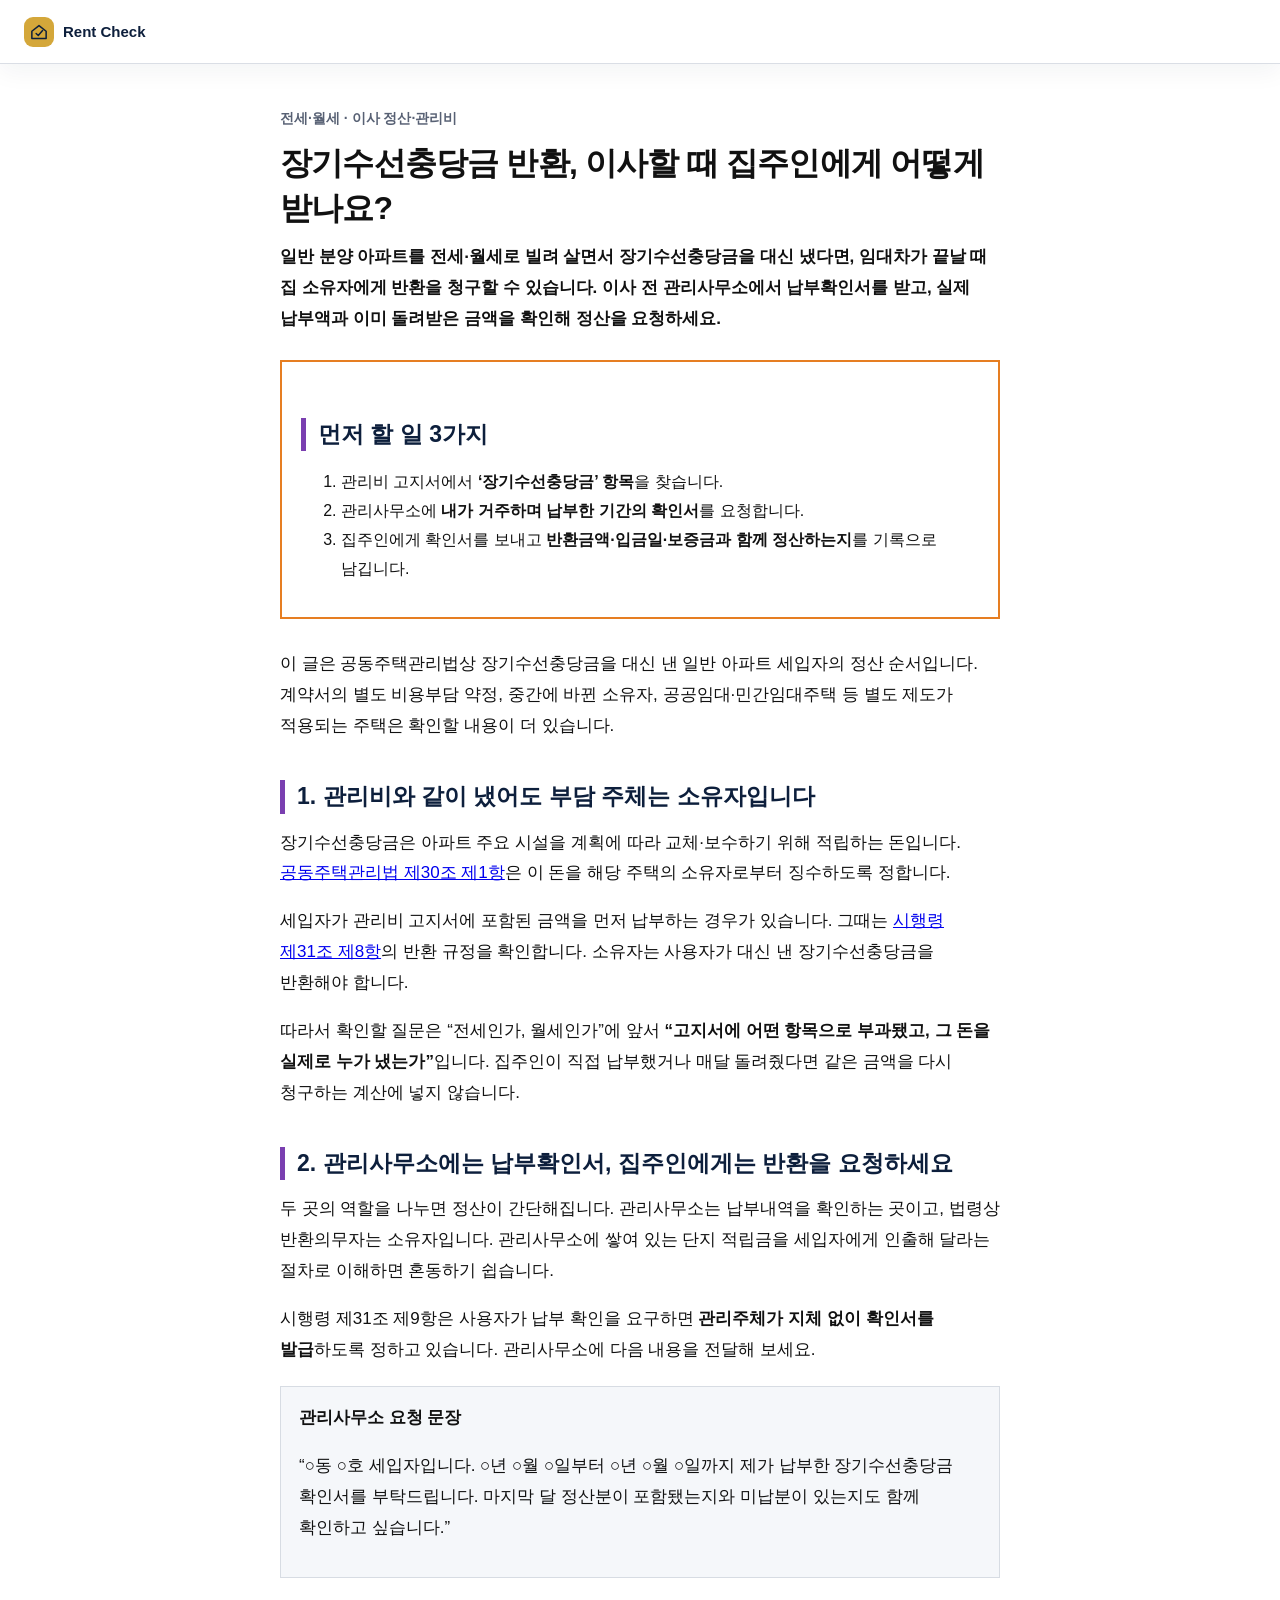
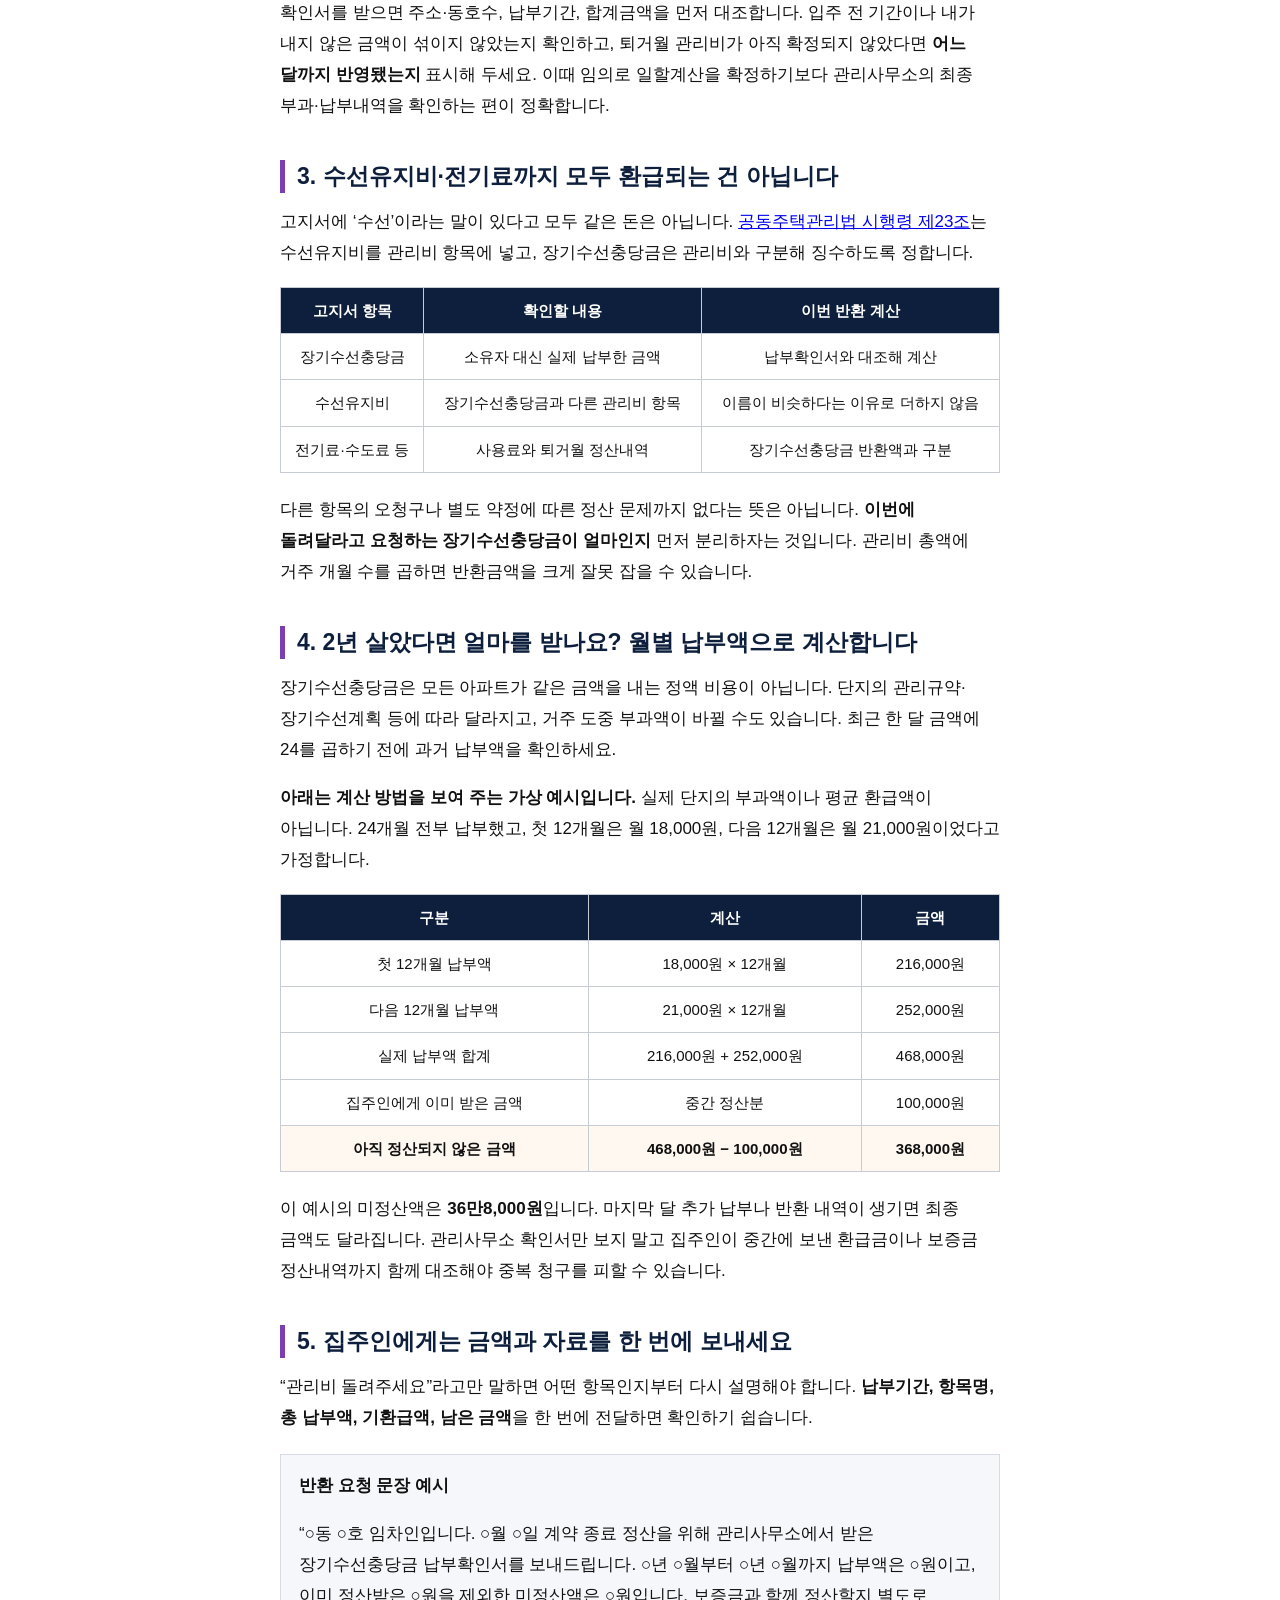
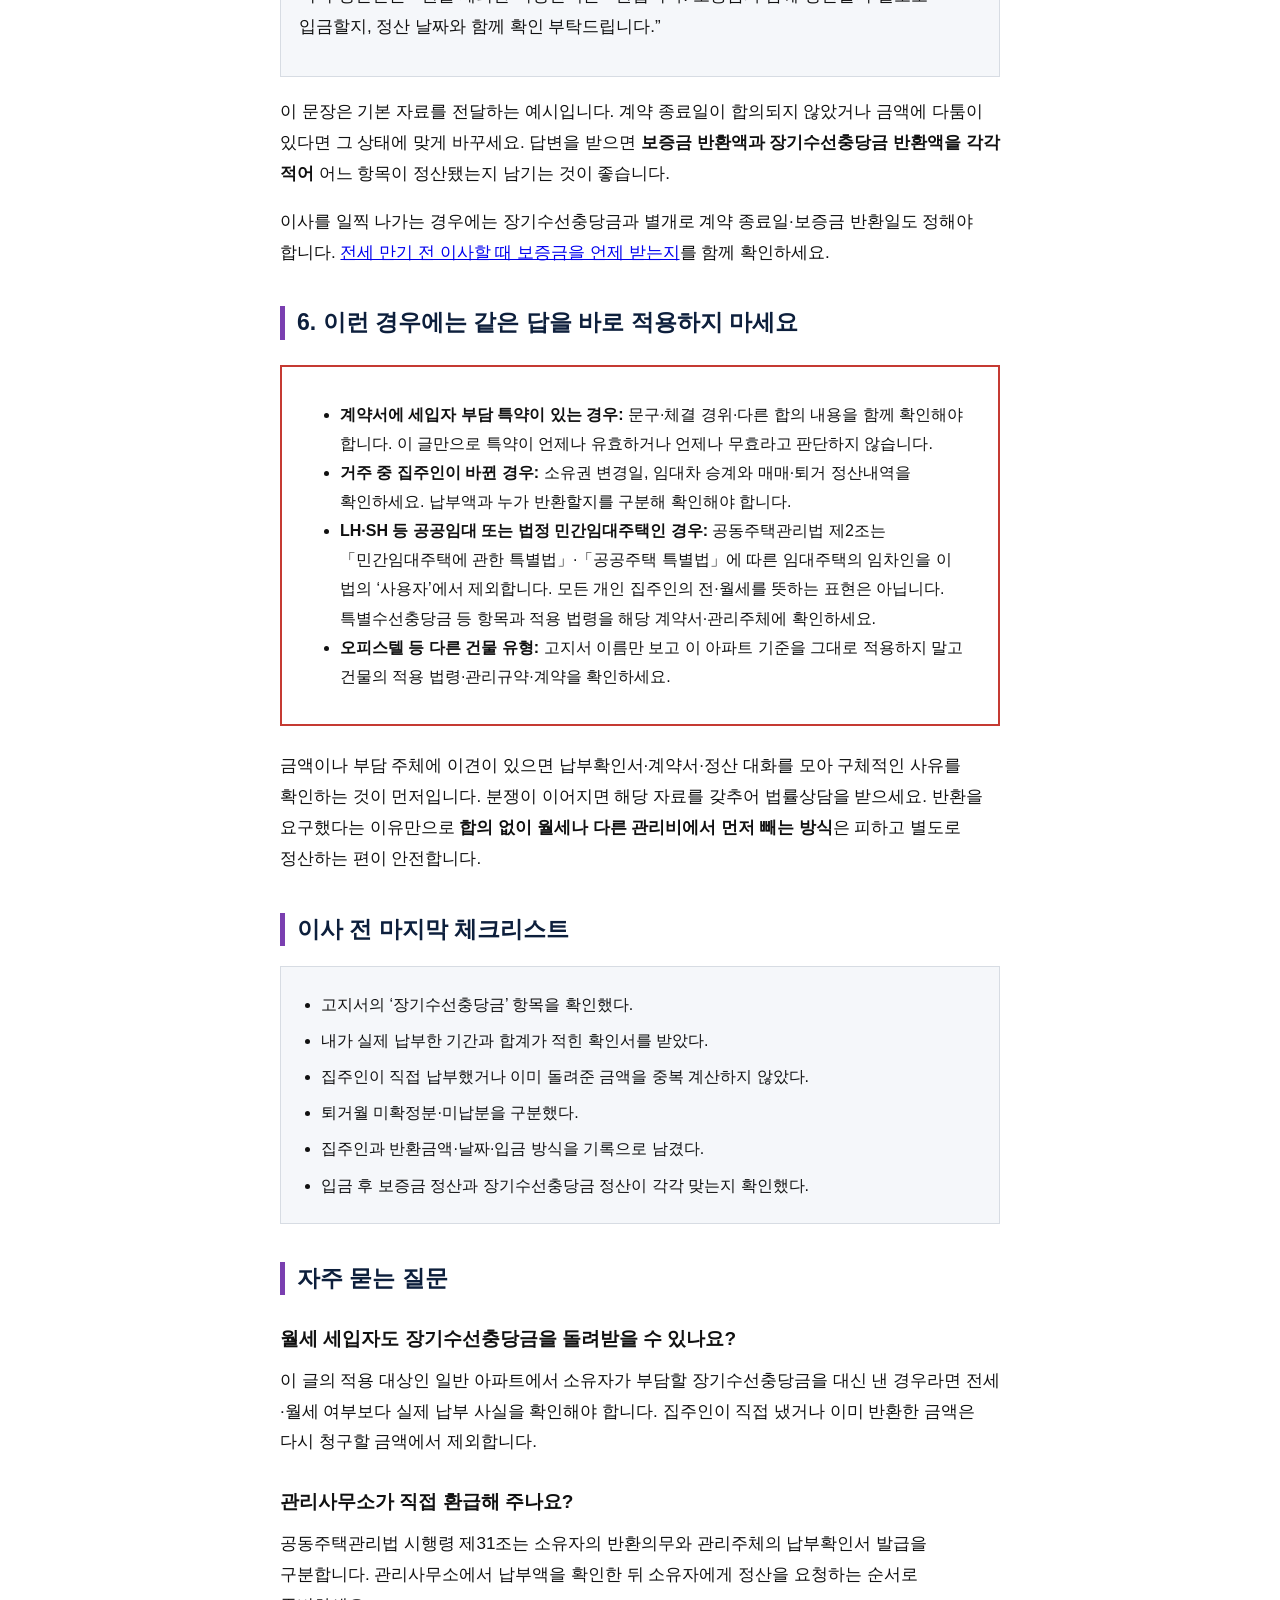
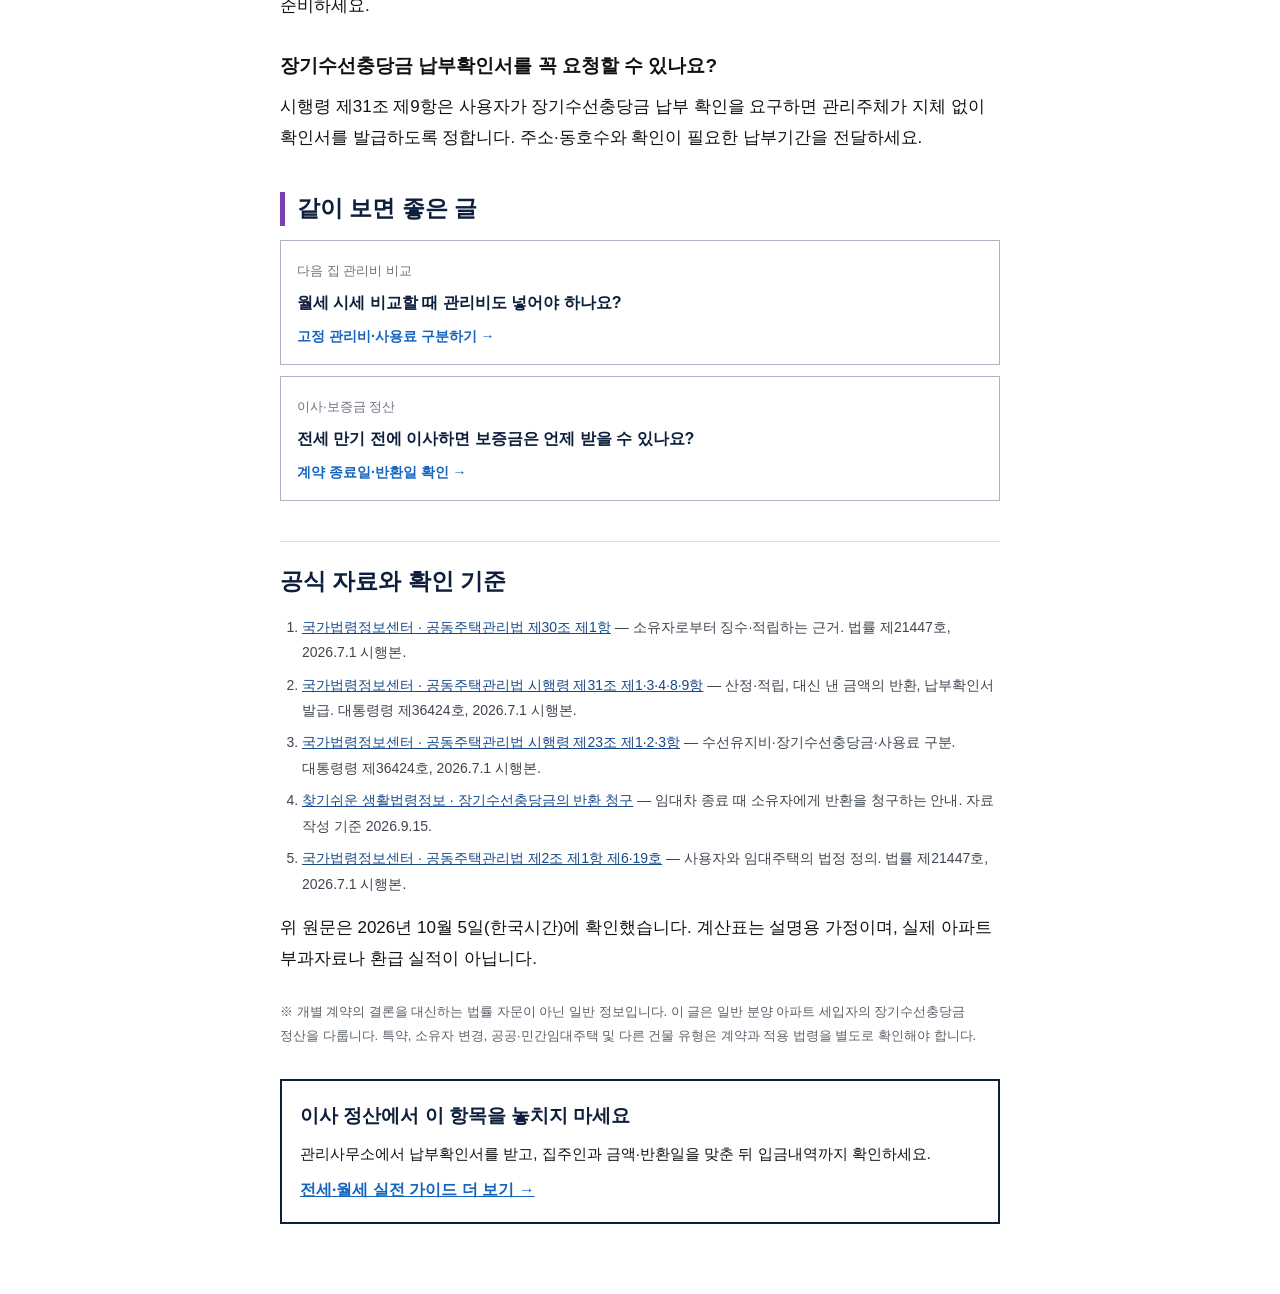
<file: app/articles/guide.html>
<!doctype html>
<html lang="ko"><head><base href="https://rent-check.kr/blog/long-term-repair-reserve-refund/" target="_blank"><meta name="robots" content="noindex,nofollow"><meta charset="utf-8"><meta name="viewport" content="width=device-width,initial-scale=1"><title>장기수선충당금 반환, 이사할 때 집주인에게 어떻게 받나요? | Rent Check</title><meta name="description" content="아파트 세입자의 장기수선충당금 반환 방법을 정리했습니다. 납부확인서 발급, 집주인 정산 요청, 수선유지비와의 차이, 월별 계산 예시와 이사 전 체크리스트를 확인하세요."><link rel="canonical" href="https://rent-check.kr/blog/long-term-repair-reserve-refund/"><style>:root{--navy:#0d1f3c;--blue:#1565c0;--purple:#7a3fb0;--orange:#e67e22;--red:#c53a32;--ink:#111;--muted:#5f6773;--line:#d7dce3;--soft:#f5f7fa;--warm:#fff8f1}*{box-sizing:border-box}html{scroll-behavior:smooth}body{margin:0;background:#fff;color:var(--ink);font-family:Pretendard,-apple-system,BlinkMacSystemFont,"Apple SD Gothic Neo","Noto Sans KR","Malgun Gothic",sans-serif;line-height:1.82;word-break:keep-all}.site-head{position:sticky;top:0;z-index:1000;width:100%;height:64px;border-bottom:1px solid rgba(215,220,227,.92);background:rgba(255,255,255,.97);box-shadow:0 8px 24px rgba(13,31,60,.05);backdrop-filter:blur(14px)}.site-head-inner{width:calc(100% - 48px);max-width:1280px;height:100%;margin:0 auto;padding:0;display:flex;align-items:center;justify-content:space-between;gap:20px}.brand{display:inline-flex;align-items:center;gap:9px;font-weight:800;font-size:15px;color:var(--navy);text-decoration:none;white-space:nowrap}.brand::before{content:"";width:30px;height:30px;flex:0 0 30px;border-radius:9px;background:#d4a73a url("data:image/svg+xml,%3Csvg xmlns='http://www.w3.org/2000/svg' viewBox='0 0 28 28' fill='none' stroke='%230d1f3c' stroke-width='2.1' stroke-linecap='round' stroke-linejoin='round'%3E%3Cpath d='M4 13 14 5l10 8v10H4z'/%3E%3Cpath d='m10 16 3 3 6-7'/%3E%3C/svg%3E") center/20px no-repeat}.brand b{color:#d4a73a}.home-link{font-size:14px;color:#596273;text-decoration:none}.article,.guide-index{max-width:760px;margin:0 auto;padding:42px 20px 70px}.eyebrow{font-size:14px;font-weight:750;color:#586174;margin-bottom:10px}.article h1{font-size:32px;line-height:1.38;letter-spacing:-.8px;margin:0 0 12px}.meta{display:none!important}.lead{font-size:18px;font-weight:650;margin:27px 0}.answer{border:2px solid var(--orange);padding:18px 19px;margin:25px 0 30px;background:#fff}.answer h2{font-size:20px;margin:0 0 8px;color:var(--navy)}.answer p,.answer ul{margin:5px 0}.article h2{font-size:23px;line-height:1.45;color:var(--navy);margin:38px 0 14px;padding-left:12px;border-left:5px solid var(--purple)}.article h3{font-size:19px;margin:27px 0 9px}.article p{font-size:17px;margin:0 0 17px}.checklist{border:1px solid var(--line);background:var(--soft);padding:16px 18px;margin:20px 0}.checklist ol,.checklist ul{margin:0;padding-left:22px}.checklist li{margin:7px 0}.formula{border:1px solid var(--line);background:#f7f8fa;padding:18px;text-align:center;font-size:18px;font-weight:800;margin:20px 0}.table-wrap{overflow-x:auto;margin:18px 0 22px}table{width:100%;border-collapse:collapse;min-width:560px;font-size:15px;line-height:1.55}th,td{border:1px solid #c7ccd4;padding:11px 9px;text-align:center;vertical-align:middle}th{background:var(--navy);color:#fff;font-weight:800}.highlight td{background:var(--warm);font-weight:750}.warning{border:2px solid var(--red);padding:17px 18px;margin:25px 0}.warning h3{color:var(--navy);margin:0 0 9px}.rc-line{border-left:5px solid var(--orange);background:var(--warm);padding:15px 17px;margin:30px 0}.rc-line strong:first-child{display:block;color:var(--navy);font-size:18px;margin-bottom:5px}.related{margin-top:38px}.related-card{display:block;border:1px solid #aab4c4;padding:14px 16px;margin:11px 0;text-decoration:none;color:inherit}.related-card small{color:#6b7280}.related-card b{display:block;margin:4px 0;color:var(--navy)}.related-card span{color:var(--blue);font-size:14px;font-weight:700}.sources{border-top:1px solid #ddd;margin-top:40px;padding-top:23px}.sources h2{border-left:0;padding-left:0;margin-top:0}.sources ol{padding-left:22px}.sources li{margin:7px 0;font-size:14px;color:#3f4650}.sources a{color:#174a8b}.notice{font-size:13px!important;color:#5b6169;margin-top:25px!important}.footer-box{border:2px solid var(--navy);padding:18px;margin-top:32px}.footer-box h3{color:var(--navy);margin:0 0 6px}.footer-box p{font-size:15px;margin-bottom:8px}.footer-box a{color:var(--blue);font-weight:800}.guide-index h1{font-size:34px;margin:0 0 10px;color:var(--navy)}.guide-index>.intro{font-size:17px;color:#4d5562;margin-bottom:30px}.guide-grid{display:grid;grid-template-columns:1fr 1fr;gap:14px}.guide-card{border:1px solid var(--line);padding:19px;text-decoration:none;color:inherit;transition:.18s ease;background:#fff}.guide-card:hover{transform:translateY(-2px);box-shadow:0 8px 26px rgba(13,31,60,.08)}.guide-card small{color:#6b7280}.guide-card h2{font-size:19px;line-height:1.5;margin:7px 0;color:var(--navy)}.guide-card p{font-size:14px;margin:0;color:#596273}.guide-card .go{display:block;margin-top:10px;color:var(--blue);font-weight:750;font-size:14px}@media(max-width:680px){.site-head{height:62px}.site-head-inner{width:calc(100% - 24px);padding:0}.article,.guide-index{padding:30px 18px 55px}.article h1{font-size:28px}.guide-index h1{font-size:29px}.article p{font-size:16.5px}.lead{font-size:17px}.guide-grid{grid-template-columns:1fr}.article h2{font-size:21px}table{font-size:14px}}
.reference-note{border-top:1px solid #ddd;margin-top:40px!important;padding-top:18px;font-size:13px!important;color:#6b7280}
.guide-tool-cta{margin:32px 0 8px;padding:18px;border:1px solid #c9d4e1;background:#f7f9fc}
.guide-tool-cta>strong{display:block;margin-bottom:11px;color:var(--navy);font-size:17px}
.guide-tool-cta>div{display:flex;flex-wrap:wrap;gap:8px}
.guide-tool-cta a{display:inline-flex;align-items:center;min-height:44px;padding:10px 14px;border-radius:8px;background:var(--navy);color:#fff;text-decoration:none;font-size:14px;font-weight:800}
.guide-tool-cta a+ a{background:#fff;color:var(--blue);border:1px solid #b9c7d6}
@media(max-width:680px){.guide-tool-cta>div{display:grid}.guide-tool-cta a{width:100%;justify-content:space-between}}
/* 자체 글 공통 상단: 홈/도구와 같은 높이의 Rent Check 헤더만 표시한다. */
.site-head .brand b,.site-head .home-link{display:none!important}

.guide-quicknav{margin:0 0 22px;padding:15px 16px;border:1px solid var(--line);background:#f7f9fc}.guide-quicknav>span{display:block;margin-bottom:9px;font-size:14px;font-weight:800;color:var(--navy)}.guide-quicknav>div{display:flex;flex-wrap:wrap;gap:8px}.guide-quicknav a,.guide-filter-bar button{display:inline-flex;align-items:center;justify-content:center;min-height:40px;padding:8px 12px;border:1px solid #b9c7d6;background:#fff;color:var(--navy);text-decoration:none;font:inherit;font-size:14px;font-weight:750;cursor:pointer}.guide-quicknav a:hover,.guide-filter-bar button:hover,.guide-filter-bar button.active{border-color:var(--navy);background:var(--navy);color:#fff}.guide-more{margin:22px 0 4px;text-align:center}.guide-more a,.guide-more button{display:inline-flex;min-height:46px;align-items:center;justify-content:center;padding:10px 18px;border:1px solid var(--navy);color:var(--navy);text-decoration:none;font-weight:800}.guide-filter-bar{display:flex;flex-wrap:wrap;gap:8px;margin:0 0 22px}.guide-empty{padding:30px 0;text-align:center;color:#6b7280}.guide-card[hidden]{display:none!important}
@media(max-width:680px){.guide-quicknav>div,.guide-filter-bar{display:grid;grid-template-columns:1fr 1fr}.guide-quicknav a,.guide-filter-bar button{width:100%}.guide-more a,.guide-more button{width:100%}}

.guide-more button{font:inherit;font-weight:800;background:#fff;cursor:pointer}.guide-more button:focus-visible{outline:3px solid var(--blue);outline-offset:3px}
</style><script type="application/ld+json">{"@context":"https://schema.org","@type":"Article","headline":"장기수선충당금 반환, 이사할 때 집주인에게 어떻게 받나요?","datePublished":"2026-10-05","dateModified":"2026-10-05","author":{"@type":"Organization","name":"Rent Check"},"publisher":{"@type":"Organization","name":"Rent Check","@id":"https://rent-check.kr/#organization","url":"https://rent-check.kr/","logo":{"@type":"ImageObject","url":"https://rent-check.kr/assets/share/rent-check-og-20260831-v2.png"}},"mainEntityOfPage":"https://rent-check.kr/blog/long-term-repair-reserve-refund/","image":"https://rent-check.kr/assets/share/rent-check-og-v2.png?v=20260829-2"}</script><script type="application/ld+json">{"@context":"https://schema.org","@type":"FAQPage","mainEntity":[{"@type":"Question","name":"월세 세입자도 장기수선충당금을 돌려받을 수 있나요?","acceptedAnswer":{"@type":"Answer","text":"이 글의 적용 대상인 일반 아파트에서 소유자가 부담할 장기수선충당금을 대신 낸 경우라면 전세·월세 여부보다 실제 납부 사실을 확인해야 합니다. 집주인이 직접 냈거나 이미 반환한 금액은 다시 청구할 금액에서 제외합니다."}},{"@type":"Question","name":"관리사무소가 직접 환급해 주나요?","acceptedAnswer":{"@type":"Answer","text":"공동주택관리법 시행령 제31조는 소유자의 반환의무와 관리주체의 납부확인서 발급을 구분합니다. 관리사무소에서 납부액을 확인한 뒤 소유자에게 정산을 요청하는 순서로 준비하세요."}},{"@type":"Question","name":"장기수선충당금 납부확인서를 꼭 요청할 수 있나요?","acceptedAnswer":{"@type":"Answer","text":"시행령 제31조 제9항은 사용자가 장기수선충당금 납부 확인을 요구하면 관리주체가 지체 없이 확인서를 발급하도록 정합니다. 주소·동호수와 확인이 필요한 납부기간을 전달하세요."}}]}</script>
<!-- Rent Check share preview -->
<meta property="og:site_name" content="Rent Check">
<meta property="og:title" content="장기수선충당금 반환, 이사할 때 집주인에게 어떻게 받나요? | Rent Check">
<meta property="og:description" content="아파트 세입자의 장기수선충당금 반환 방법을 정리했습니다. 납부확인서 발급, 집주인 정산 요청, 수선유지비와의 차이, 월별 계산 예시와 이사 전 체크리스트를 확인하세요.">
<meta property="og:url" content="https://rent-check.kr/blog/long-term-repair-reserve-refund/">
<meta property="og:type" content="article">
<meta property="og:image" content="https://rent-check.kr/assets/share/rent-check-og-v2.png?v=20260829-2">
<meta property="og:image:secure_url" content="https://rent-check.kr/assets/share/rent-check-og-v2.png?v=20260829-2">
<meta property="og:image:width" content="1200">
<meta property="og:image:height" content="630">
<meta property="og:image:type" content="image/png">
<meta property="og:image:alt" content="Rent Check - 실거래로 더 정확하게">
<meta name="twitter:card" content="summary_large_image">
<meta name="twitter:title" content="장기수선충당금 반환, 이사할 때 집주인에게 어떻게 받나요? | Rent Check">
<meta name="twitter:description" content="아파트 세입자의 장기수선충당금 반환 방법을 정리했습니다. 납부확인서 발급, 집주인 정산 요청, 수선유지비와의 차이, 월별 계산 예시와 이사 전 체크리스트를 확인하세요.">
<meta name="twitter:image" content="https://rent-check.kr/assets/share/rent-check-og-v2.png?v=20260829-2">
<!-- /Rent Check share preview -->
</head><body><header class="site-head"><div class="site-head-inner"><a class="brand" href="/">Rent Check <b>강서</b></a><a class="home-link" href="/blog/">실전 가이드</a></div></header><main class="article">
<div class="eyebrow">전세·월세 · 이사 정산·관리비</div>
<h1>장기수선충당금 반환, 이사할 때 집주인에게 어떻게 받나요?</h1>
<div class="meta">2026. 10. 5. · Rent Check · 공동주택관리법·시행령 확인</div>
<p class="lead">일반 분양 아파트를 전세·월세로 빌려 살면서 <strong>장기수선충당금을 대신 냈다면, 임대차가 끝날 때 집 소유자에게 반환을 청구할 수 있습니다.</strong> 이사 전 관리사무소에서 납부확인서를 받고, 실제 납부액과 이미 돌려받은 금액을 확인해 정산을 요청하세요.</p>
<section class="answer"><h2>먼저 할 일 3가지</h2><ol><li>관리비 고지서에서 <strong>‘장기수선충당금’ 항목</strong>을 찾습니다.</li><li>관리사무소에 <strong>내가 거주하며 납부한 기간의 확인서</strong>를 요청합니다.</li><li>집주인에게 확인서를 보내고 <strong>반환금액·입금일·보증금과 함께 정산하는지</strong>를 기록으로 남깁니다.</li></ol></section>
<p>이 글은 공동주택관리법상 장기수선충당금을 대신 낸 일반 아파트 세입자의 정산 순서입니다. 계약서의 별도 비용부담 약정, 중간에 바뀐 소유자, 공공임대·민간임대주택 등 별도 제도가 적용되는 주택은 확인할 내용이 더 있습니다.</p>
<h2>1. 관리비와 같이 냈어도 부담 주체는 소유자입니다</h2>
<p>장기수선충당금은 아파트 주요 시설을 계획에 따라 교체·보수하기 위해 적립하는 돈입니다. <a href="https://www.law.go.kr/LSW/lsSideInfoP.do?docCls=jo&amp;joBrNo=00&amp;joNo=0030&amp;lsiSeq=284009&amp;urlMode=lsScJoRltInfoR" target="_blank" rel="noopener noreferrer">공동주택관리법 제30조 제1항</a>은 이 돈을 해당 주택의 소유자로부터 징수하도록 정합니다.</p>
<p>세입자가 관리비 고지서에 포함된 금액을 먼저 납부하는 경우가 있습니다. 그때는 <a href="https://www.law.go.kr/LSW/lsSideInfoP.do?docCls=jo&amp;joBrNo=00&amp;joNo=0031&amp;lsiSeq=287261&amp;urlMode=lsScJoRltInfoR" target="_blank" rel="noopener noreferrer">시행령 제31조 제8항</a>의 반환 규정을 확인합니다. 소유자는 사용자가 대신 낸 장기수선충당금을 반환해야 합니다.</p>
<p>따라서 확인할 질문은 “전세인가, 월세인가”에 앞서 <strong>“고지서에 어떤 항목으로 부과됐고, 그 돈을 실제로 누가 냈는가”</strong>입니다. 집주인이 직접 납부했거나 매달 돌려줬다면 같은 금액을 다시 청구하는 계산에 넣지 않습니다.</p>
<h2>2. 관리사무소에는 납부확인서, 집주인에게는 반환을 요청하세요</h2>
<p>두 곳의 역할을 나누면 정산이 간단해집니다. 관리사무소는 납부내역을 확인하는 곳이고, 법령상 반환의무자는 소유자입니다. 관리사무소에 쌓여 있는 단지 적립금을 세입자에게 인출해 달라는 절차로 이해하면 혼동하기 쉽습니다.</p>
<p>시행령 제31조 제9항은 사용자가 납부 확인을 요구하면 <strong>관리주체가 지체 없이 확인서를 발급</strong>하도록 정하고 있습니다. 관리사무소에 다음 내용을 전달해 보세요.</p>
<div class="checklist"><p><strong>관리사무소 요청 문장</strong></p><p>“○동 ○호 세입자입니다. ○년 ○월 ○일부터 ○년 ○월 ○일까지 제가 납부한 장기수선충당금 확인서를 부탁드립니다. 마지막 달 정산분이 포함됐는지와 미납분이 있는지도 함께 확인하고 싶습니다.”</p></div>
<p>확인서를 받으면 주소·동호수, 납부기간, 합계금액을 먼저 대조합니다. 입주 전 기간이나 내가 내지 않은 금액이 섞이지 않았는지 확인하고, 퇴거월 관리비가 아직 확정되지 않았다면 <strong>어느 달까지 반영됐는지</strong> 표시해 두세요. 이때 임의로 일할계산을 확정하기보다 관리사무소의 최종 부과·납부내역을 확인하는 편이 정확합니다.</p>
<h2>3. 수선유지비·전기료까지 모두 환급되는 건 아닙니다</h2>
<p>고지서에 ‘수선’이라는 말이 있다고 모두 같은 돈은 아닙니다. <a href="https://www.law.go.kr/LSW/lsSideInfoP.do?docCls=jo&amp;joBrNo=00&amp;joNo=0023&amp;lsiSeq=287261&amp;urlMode=lsScJoRltInfoR" target="_blank" rel="noopener noreferrer">공동주택관리법 시행령 제23조</a>는 수선유지비를 관리비 항목에 넣고, 장기수선충당금은 관리비와 구분해 징수하도록 정합니다.</p>
<div class="table-wrap"><table><thead><tr><th>고지서 항목</th><th>확인할 내용</th><th>이번 반환 계산</th></tr></thead><tbody><tr><td>장기수선충당금</td><td>소유자 대신 실제 납부한 금액</td><td>납부확인서와 대조해 계산</td></tr><tr><td>수선유지비</td><td>장기수선충당금과 다른 관리비 항목</td><td>이름이 비슷하다는 이유로 더하지 않음</td></tr><tr><td>전기료·수도료 등</td><td>사용료와 퇴거월 정산내역</td><td>장기수선충당금 반환액과 구분</td></tr></tbody></table></div>
<p>다른 항목의 오청구나 별도 약정에 따른 정산 문제까지 없다는 뜻은 아닙니다. <strong>이번에 돌려달라고 요청하는 장기수선충당금이 얼마인지</strong> 먼저 분리하자는 것입니다. 관리비 총액에 거주 개월 수를 곱하면 반환금액을 크게 잘못 잡을 수 있습니다.</p>
<h2>4. 2년 살았다면 얼마를 받나요? 월별 납부액으로 계산합니다</h2>
<p>장기수선충당금은 모든 아파트가 같은 금액을 내는 정액 비용이 아닙니다. 단지의 관리규약·장기수선계획 등에 따라 달라지고, 거주 도중 부과액이 바뀔 수도 있습니다. 최근 한 달 금액에 24를 곱하기 전에 과거 납부액을 확인하세요.</p>
<p><strong>아래는 계산 방법을 보여 주는 가상 예시입니다.</strong> 실제 단지의 부과액이나 평균 환급액이 아닙니다. 24개월 전부 납부했고, 첫 12개월은 월 18,000원, 다음 12개월은 월 21,000원이었다고 가정합니다.</p>
<div class="table-wrap"><table><thead><tr><th>구분</th><th>계산</th><th>금액</th></tr></thead><tbody><tr><td>첫 12개월 납부액</td><td>18,000원 × 12개월</td><td>216,000원</td></tr><tr><td>다음 12개월 납부액</td><td>21,000원 × 12개월</td><td>252,000원</td></tr><tr><td>실제 납부액 합계</td><td>216,000원 + 252,000원</td><td>468,000원</td></tr><tr><td>집주인에게 이미 받은 금액</td><td>중간 정산분</td><td>100,000원</td></tr><tr class="highlight"><td>아직 정산되지 않은 금액</td><td>468,000원 − 100,000원</td><td>368,000원</td></tr></tbody></table></div>
<p>이 예시의 미정산액은 <strong>36만8,000원</strong>입니다. 마지막 달 추가 납부나 반환 내역이 생기면 최종 금액도 달라집니다. 관리사무소 확인서만 보지 말고 집주인이 중간에 보낸 환급금이나 보증금 정산내역까지 함께 대조해야 중복 청구를 피할 수 있습니다.</p>
<h2>5. 집주인에게는 금액과 자료를 한 번에 보내세요</h2>
<p>“관리비 돌려주세요”라고만 말하면 어떤 항목인지부터 다시 설명해야 합니다. <strong>납부기간, 항목명, 총 납부액, 기환급액, 남은 금액</strong>을 한 번에 전달하면 확인하기 쉽습니다.</p>
<div class="checklist"><p><strong>반환 요청 문장 예시</strong></p><p>“○동 ○호 임차인입니다. ○월 ○일 계약 종료 정산을 위해 관리사무소에서 받은 장기수선충당금 납부확인서를 보내드립니다. ○년 ○월부터 ○년 ○월까지 납부액은 ○원이고, 이미 정산받은 ○원을 제외한 미정산액은 ○원입니다. 보증금과 함께 정산할지 별도로 입금할지, 정산 날짜와 함께 확인 부탁드립니다.”</p></div>
<p>이 문장은 기본 자료를 전달하는 예시입니다. 계약 종료일이 합의되지 않았거나 금액에 다툼이 있다면 그 상태에 맞게 바꾸세요. 답변을 받으면 <strong>보증금 반환액과 장기수선충당금 반환액을 각각 적어</strong> 어느 항목이 정산됐는지 남기는 것이 좋습니다.</p>
<p>이사를 일찍 나가는 경우에는 장기수선충당금과 별개로 계약 종료일·보증금 반환일도 정해야 합니다. <a href="/blog/early-move-deposit-return/">전세 만기 전 이사할 때 보증금을 언제 받는지</a>를 함께 확인하세요.</p>
<h2>6. 이런 경우에는 같은 답을 바로 적용하지 마세요</h2>
<div class="warning"><ul><li><strong>계약서에 세입자 부담 특약이 있는 경우:</strong> 문구·체결 경위·다른 합의 내용을 함께 확인해야 합니다. 이 글만으로 특약이 언제나 유효하거나 언제나 무효라고 판단하지 않습니다.</li><li><strong>거주 중 집주인이 바뀐 경우:</strong> 소유권 변경일, 임대차 승계와 매매·퇴거 정산내역을 확인하세요. 납부액과 누가 반환할지를 구분해 확인해야 합니다.</li><li><strong>LH·SH 등 공공임대 또는 법정 민간임대주택인 경우:</strong> 공동주택관리법 제2조는 「민간임대주택에 관한 특별법」·「공공주택 특별법」에 따른 임대주택의 임차인을 이 법의 ‘사용자’에서 제외합니다. 모든 개인 집주인의 전·월세를 뜻하는 표현은 아닙니다. 특별수선충당금 등 항목과 적용 법령을 해당 계약서·관리주체에 확인하세요.</li><li><strong>오피스텔 등 다른 건물 유형:</strong> 고지서 이름만 보고 이 아파트 기준을 그대로 적용하지 말고 건물의 적용 법령·관리규약·계약을 확인하세요.</li></ul></div>
<p>금액이나 부담 주체에 이견이 있으면 납부확인서·계약서·정산 대화를 모아 구체적인 사유를 확인하는 것이 먼저입니다. 분쟁이 이어지면 해당 자료를 갖추어 법률상담을 받으세요. 반환을 요구했다는 이유만으로 <strong>합의 없이 월세나 다른 관리비에서 먼저 빼는 방식</strong>은 피하고 별도로 정산하는 편이 안전합니다.</p>
<h2>이사 전 마지막 체크리스트</h2>
<div class="checklist"><ul><li>고지서의 ‘장기수선충당금’ 항목을 확인했다.</li><li>내가 실제 납부한 기간과 합계가 적힌 확인서를 받았다.</li><li>집주인이 직접 납부했거나 이미 돌려준 금액을 중복 계산하지 않았다.</li><li>퇴거월 미확정분·미납분을 구분했다.</li><li>집주인과 반환금액·날짜·입금 방식을 기록으로 남겼다.</li><li>입금 후 보증금 정산과 장기수선충당금 정산이 각각 맞는지 확인했다.</li></ul></div>
<h2>자주 묻는 질문</h2>
<h3>월세 세입자도 장기수선충당금을 돌려받을 수 있나요?</h3>
<p>이 글의 적용 대상인 일반 아파트에서 소유자가 부담할 장기수선충당금을 대신 낸 경우라면 전세·월세 여부보다 실제 납부 사실을 확인해야 합니다. 집주인이 직접 냈거나 이미 반환한 금액은 다시 청구할 금액에서 제외합니다.</p>
<h3>관리사무소가 직접 환급해 주나요?</h3>
<p>공동주택관리법 시행령 제31조는 소유자의 반환의무와 관리주체의 납부확인서 발급을 구분합니다. 관리사무소에서 납부액을 확인한 뒤 소유자에게 정산을 요청하는 순서로 준비하세요.</p>
<h3>장기수선충당금 납부확인서를 꼭 요청할 수 있나요?</h3>
<p>시행령 제31조 제9항은 사용자가 장기수선충당금 납부 확인을 요구하면 관리주체가 지체 없이 확인서를 발급하도록 정합니다. 주소·동호수와 확인이 필요한 납부기간을 전달하세요.</p>
<div class="related"><h2>같이 보면 좋은 글</h2><a class="related-card" href="/blog/maintenance-fee-rent-compare/"><small>다음 집 관리비 비교</small><b>월세 시세 비교할 때 관리비도 넣어야 하나요?</b><span>고정 관리비·사용료 구분하기 →</span></a><a class="related-card" href="/blog/early-move-deposit-return/"><small>이사·보증금 정산</small><b>전세 만기 전에 이사하면 보증금은 언제 받을 수 있나요?</b><span>계약 종료일·반환일 확인 →</span></a></div>
<section class="sources"><h2>공식 자료와 확인 기준</h2><ol><li><a href="https://www.law.go.kr/LSW/lsSideInfoP.do?docCls=jo&amp;joBrNo=00&amp;joNo=0030&amp;lsiSeq=284009&amp;urlMode=lsScJoRltInfoR" target="_blank" rel="noopener noreferrer">국가법령정보센터 · 공동주택관리법 제30조 제1항</a> — 소유자로부터 징수·적립하는 근거. 법률 제21447호, 2026.7.1 시행본.</li><li><a href="https://www.law.go.kr/LSW/lsSideInfoP.do?docCls=jo&amp;joBrNo=00&amp;joNo=0031&amp;lsiSeq=287261&amp;urlMode=lsScJoRltInfoR" target="_blank" rel="noopener noreferrer">국가법령정보센터 · 공동주택관리법 시행령 제31조 제1·3·4·8·9항</a> — 산정·적립, 대신 낸 금액의 반환, 납부확인서 발급. 대통령령 제36424호, 2026.7.1 시행본.</li><li><a href="https://www.law.go.kr/LSW/lsSideInfoP.do?docCls=jo&amp;joBrNo=00&amp;joNo=0023&amp;lsiSeq=287261&amp;urlMode=lsScJoRltInfoR" target="_blank" rel="noopener noreferrer">국가법령정보센터 · 공동주택관리법 시행령 제23조 제1·2·3항</a> — 수선유지비·장기수선충당금·사용료 구분. 대통령령 제36424호, 2026.7.1 시행본.</li><li><a href="https://easylaw.go.kr/CSP/CnpClsMain.laf?ccfNo=5&amp;cciNo=3&amp;cnpClsNo=3&amp;csmSeq=629" target="_blank" rel="noopener noreferrer">찾기쉬운 생활법령정보 · 장기수선충당금의 반환 청구</a> — 임대차 종료 때 소유자에게 반환을 청구하는 안내. 자료 작성 기준 2026.9.15.</li><li><a href="https://www.law.go.kr/LSW/lsSideInfoP.do?docCls=jo&amp;joBrNo=00&amp;joNo=0002&amp;lsiSeq=284009&amp;urlMode=lsScJoRltInfoR" target="_blank" rel="noopener noreferrer">국가법령정보센터 · 공동주택관리법 제2조 제1항 제6·19호</a> — 사용자와 임대주택의 법정 정의. 법률 제21447호, 2026.7.1 시행본.</li></ol><p>위 원문은 2026년 10월 5일(한국시간)에 확인했습니다. 계산표는 설명용 가정이며, 실제 아파트 부과자료나 환급 실적이 아닙니다.</p></section>
<p class="notice">※ 개별 계약의 결론을 대신하는 법률 자문이 아닌 일반 정보입니다. 이 글은 일반 분양 아파트 세입자의 장기수선충당금 정산을 다룹니다. 특약, 소유자 변경, 공공·민간임대주택 및 다른 건물 유형은 계약과 적용 법령을 별도로 확인해야 합니다.</p>
<div class="footer-box"><h3>이사 정산에서 이 항목을 놓치지 마세요</h3><p>관리사무소에서 납부확인서를 받고, 집주인과 금액·반환일을 맞춘 뒤 입금내역까지 확인하세요.</p><a href="/blog/">전세·월세 실전 가이드 더 보기 →</a></div>
</main>


</body></html>
</file>
<file: app/style.css>
:root{--navy:#102b49;--ink:#102740;--gold:#d3a12b;--blue:#246cb6;--line:#dce5ee;--muted:#657990;--bg:#f4f7fa}*{box-sizing:border-box}body{margin:0;background:var(--bg);color:var(--ink);font:15px/1.6 system-ui,-apple-system,'Malgun Gothic',sans-serif}button,input,select{font:inherit;color:inherit}button,a,select{-webkit-tap-highlight-color:transparent}button{cursor:pointer}button:disabled{opacity:.5;cursor:default}a{color:var(--blue);text-underline-offset:3px}button:focus-visible,a:focus-visible,input:focus-visible,select:focus-visible,[tabindex]:focus-visible{outline:3px solid #448de0;outline-offset:3px}[hidden]{display:none!important}.skip{position:fixed;top:-80px;background:#fff;z-index:50;padding:12px}.skip:focus{top:0}header{display:flex;align-items:center;gap:56px;background:#fff;border-bottom:1px solid var(--line);padding:0 3%;min-height:82px}.brand{display:flex;align-items:center;gap:10px;color:var(--navy);font-size:23px;font-weight:800;letter-spacing:-1px;text-decoration:none;white-space:nowrap}.brand b{display:grid;place-items:center;width:39px;height:39px;background:var(--gold);color:#fff;font-size:24px;border-radius:7px;font-weight:500}.topnav{display:flex;gap:22px;align-self:stretch}.topnav button{border:0;border-bottom:4px solid transparent;background:none;padding:12px 13px;font-size:17px;font-weight:750}.topnav button[aria-current=page]{border-color:var(--gold)}.private{margin-left:auto;font-size:12px;color:var(--muted)}main{padding:20px 3% 10px;max-width:1800px;margin:auto}.tabs{display:flex;border:1px solid var(--line);border-radius:7px;overflow:hidden;margin-bottom:16px;background:#edf3f8}.tabs button{flex:1;border:0;border-right:1px solid var(--line);padding:13px 4px;background:none;font-weight:700;font-size:16px;border-bottom:3px solid transparent}.tabs button[aria-selected=true]{background:var(--navy);color:#fff;border-bottom-color:var(--gold)}.workspace{display:grid;grid-template-columns:340px minmax(0,1fr);gap:14px;align-items:start}.workspace.has-detail{grid-template-columns:290px minmax(300px,1fr) 390px}.listpane,.mapsection,.detailpane{background:#fff;border:1px solid var(--line);border-radius:9px;overflow:hidden;min-width:0}.listtop,.listhead{display:flex;justify-content:space-between;align-items:center;gap:8px;padding:17px 18px 0}.listtop h1{font-size:19px;margin:0}.listhead{font-size:14px;padding-top:13px}.listhead span{font-size:12px;color:var(--muted)}.subnav{display:flex;gap:0;margin:13px 14px 0;border-bottom:1px solid var(--line)}.subnav:empty{display:none}.subnav button{padding:8px 6px;flex:1;background:none;border:0;border-bottom:3px solid transparent;font-size:13px;white-space:nowrap}.subnav button[aria-current=page]{font-weight:800;border-color:var(--gold);color:var(--navy)}.filters{padding:14px 17px;display:grid;grid-template-columns:1fr 1fr;gap:9px}.searchlabel{grid-column:1/-1}label{font-size:12px;color:var(--muted)}input,select{display:block;width:100%;margin-top:4px;border:1px solid #ccd8e4;border-radius:6px;min-height:40px;background:#fff;padding:8px;min-width:0;font-size:14px}.coverage{font-size:12px;color:var(--muted);margin:5px 18px 12px}.muted{color:var(--muted)}#results{max-height:58vh;overflow:auto;padding:0 12px 12px;scrollbar-width:thin}.result{display:block;text-align:left;width:100%;padding:15px;background:#fff;border:1px solid var(--line);border-radius:7px;margin:0 0 8px;transition:background .1s}.result:hover{background:#f7faff;border-color:#aec2d7}.result.selected{background:#fffaf0;border:2px solid var(--gold);padding:14px}.result h3{font-size:16px;line-height:1.5;margin:7px 0 4px}.result p{font-size:13px;color:var(--muted);margin:3px 0}.resultfooter{display:flex;justify-content:space-between;font-size:12px;margin-top:10px;color:var(--muted)}.badge{display:inline-block;background:#eaf0f7;padding:2px 8px;border-radius:20px;font-size:12px;color:#345473}.gold{background:#fff0ca;color:#805d12}.price{font-size:19px;font-weight:800;color:var(--navy)}.mapsection{position:sticky;top:15px}.maphead{display:flex;justify-content:space-between;padding:15px 18px;border-bottom:1px solid var(--line);gap:10px}.maphead span{font-size:12px;color:var(--muted)}.mapcanvas{position:relative;background:#edf3f5;overflow:hidden}#map{display:block;width:100%;height:calc(100vh - 270px);min-height:470px;max-height:760px;touch-action:none}.district{fill:#fff;stroke:#bfcdd9;stroke-width:1;vector-effect:non-scaling-stroke;cursor:pointer}.district.active{fill:#fff0bd;stroke:#c79c2a;stroke-width:2}.district:hover{fill:#e4eef6}.map-label{fill:#536b83;paint-order:stroke;stroke:#fff;stroke-width:3px;text-anchor:middle;font-size:13px;pointer-events:none;font-weight:600}.pin{cursor:pointer;pointer-events:bounding-box}.pin circle{fill:var(--navy);stroke:#fff;stroke-width:2}.pin text{fill:#fff;font-size:12px;font-weight:700;text-anchor:middle;dominant-baseline:central}.pin.selected circle{fill:#bd8b17}.pin-label{fill:var(--navy);paint-order:stroke;stroke:#fff;stroke-width:3;font-size:12px;font-weight:700;text-anchor:middle}.zoom{position:absolute;right:13px;top:13px;display:grid;gap:4px}.zoom button{background:#fff;border:1px solid var(--line);border-radius:5px;min-width:40px;min-height:40px;font-size:22px}.zoom button:last-child{font-size:12px}.bounds{position:absolute;left:50%;top:13px;transform:translateX(-50%);border:1px solid var(--line);background:#fff;border-radius:20px;padding:9px 13px;font-size:12px;white-space:nowrap}.mapnote{position:absolute;bottom:13px;left:14px;right:14px;background:#fffffff0;border:1px solid var(--line);border-radius:6px;padding:9px 12px;font-size:12px}.mapcaption,.sourcefoot{font-size:11px;color:var(--muted);margin:10px 16px 4px}.sourcefoot{margin:0 16px 12px}.detailpane{max-height:calc(100vh - 175px);overflow:auto;position:sticky;top:15px}.detailtop{display:flex;justify-content:space-between;align-items:center;gap:8px;padding:14px;border-bottom:1px solid var(--line);background:#fff;position:sticky;top:0;z-index:2}.detailtop span{font-size:12px;color:var(--muted)}#detailBody{padding:20px}#detailBody h2{font-size:24px;line-height:1.45;margin:8px 0 12px;letter-spacing:-.8px}#detailBody h3{font-size:16px;margin:20px 0 8px}#detailBody p{font-size:13px}.subtle{border:1px solid #cbd8e4;border-radius:6px;background:#fff;padding:8px 11px;font-size:13px;min-height:40px}.action{display:block;padding:11px 14px;background:var(--navy);border:1px solid var(--navy);color:#fff;border-radius:6px;text-align:center;text-decoration:none;margin-top:9px;font-weight:700;font-size:14px}.action.secondary{background:#fff;color:var(--navy)}.warning{background:#f4f6f9;padding:13px;border-radius:7px;font-size:13px;color:#596c80}.factgrid{display:grid;grid-template-columns:1fr 1fr;gap:8px}.fact{padding:11px;background:#f4f7fa;border:1px solid var(--line);border-radius:7px}.fact small{display:block;font-size:12px;color:var(--muted)}.fact strong{font-size:17px}dl{font-size:13px}dt{color:var(--muted);margin-top:10px}dd{margin:2px 0 0;font-weight:600}.tablewrap{overflow:auto}table{border-collapse:collapse;width:100%;font-size:12px;white-space:nowrap}th,td{text-align:left;padding:10px 8px;border-bottom:1px solid var(--line)}th{background:#f2f5f8;color:#556b82}.segmented{display:flex;border:1px solid var(--line);border-radius:6px;overflow:hidden}.segmented button{flex:1;border:0;padding:10px 9px;background:#f4f7fb;white-space:nowrap;font-size:13px}.segmented button[aria-selected=true],.segmented button[aria-pressed=true]{background:var(--navy);color:#fff;font-weight:700}.detailfilters{display:grid;grid-template-columns:1fr 1fr;gap:8px;margin:12px 0}.empty{text-align:center;padding:35px 16px;color:var(--muted)}.empty strong{display:block;font-size:17px;color:var(--navy);margin-bottom:8px}.empty p{font-size:13px}.empty .icon{display:block;font-size:34px;margin-bottom:12px}.contextbox{margin:0 16px 12px;padding:12px;background:#fffaf0;border:1px solid #ebd89e;border-radius:7px;font-size:12px}.contextbox strong{display:block;margin:4px 0}.contextbox button{font-size:12px;border:0;background:none;text-decoration:underline;padding:4px 0}.contentpage{max-width:1100px;padding-top:35px;min-height:70vh}.contentpage h1{font-size:30px;margin:3px 0 20px;letter-spacing:-1px}.eyebrow{font-size:12px;color:#8d6c25}.cardgrid{display:grid;grid-template-columns:repeat(3,1fr);gap:18px;margin:25px 0}.toolcard{background:#fff;border:1px solid var(--line);border-radius:9px;padding:24px}.toolcard h2{font-size:20px}.toolcard p{font-size:14px;color:var(--muted)}.articletoolbar{display:flex;justify-content:space-between;gap:20px;margin-bottom:22px;align-items:center}.articletoolbar .segmented{min-width:280px}.articletoolbar input{min-width:240px}.articlecard{display:flex;align-items:center;gap:24px;padding:25px;background:#fff;border:1px solid var(--line);border-radius:9px;width:100%;text-align:left;margin-bottom:15px}.articleicon{font-size:35px;display:grid;place-items:center;width:95px;height:95px;background:#edf2f7;border-radius:7px}.articlecard h2{font-size:22px;margin:10px 0}.articlecard p{margin:0;color:var(--muted);font-size:14px}.readerbar{display:flex;align-items:center;gap:15px;padding:5px 0 14px}.readerbar a{margin-left:auto;font-size:13px}.reader-note{font-size:12px;color:var(--muted);margin:0 0 14px}#readerPage{max-width:1120px}#articleFrame{width:100%;height:calc(100vh - 240px);min-height:620px;border:1px solid var(--line);border-radius:8px;background:#fff}footer{display:flex;align-items:center;gap:22px;padding:20px 3%;border-top:1px solid var(--line);margin-top:14px;background:#fff;font-size:12px;color:var(--muted)}footer button{border:0;background:none;font-size:12px;color:var(--muted)}footer a{color:var(--muted)}footer>span:last-child{margin-left:auto}.brand.small{font-size:15px}.brand.small b{width:26px;height:26px;font-size:17px}dialog{border:1px solid var(--line);border-radius:12px;padding:0;width:min(600px,94vw);max-height:85vh;color:var(--ink)}dialog::backdrop{background:#102b4970}.aboutbody{padding:20px;font-size:14px}dialog h2{font-size:19px;margin:0}#mobileToggle,.sheet-handle{display:none}
@media(max-width:1050px){.workspace.has-detail{grid-template-columns:290px minmax(0,1fr)}.workspace.has-detail .detailpane{grid-column:2;grid-row:1;z-index:4;max-height:calc(100vh - 190px);box-shadow:0 8px 40px #102b4920}.workspace.has-detail .mapsection{opacity:.18;pointer-events:none}.topnav{gap:5px}header{gap:22px}.private{font-size:11px}}
@media(max-width:700px){header{min-height:108px;padding:12px 15px 0;display:grid;grid-template-columns:1fr auto;gap:7px}.brand{font-size:21px}.brand b{width:33px;height:33px}.private{font-size:10px}.topnav{grid-row:2;grid-column:1/-1;justify-content:space-between}.topnav button{font-size:14px;padding:9px 14px;flex:1}.tabs{border-radius:0;margin:0;border-left:0;border-right:0}.tabs button{font-size:13px;padding:11px 2px}.tabs button[aria-selected=true]{background:#fff;color:var(--navy)}#mapPage{padding:0}.workspace,.workspace.has-detail{display:flex;flex-direction:column;gap:0;position:relative}.mapsection{position:relative;top:auto;order:0;width:100%;border:0;border-radius:0}.maphead{padding:10px 15px}.maphead strong{font-size:13px}.maphead span{font-size:11px}#map{height:290px;min-height:290px}.mapcaption,.sourcefoot{display:none}.mapnote{font-size:10px;padding:6px 9px;bottom:8px;left:8px;right:8px}.zoom{top:8px;right:8px}.zoom button{min-height:34px;min-width:34px;font-size:18px}.zoom button:last-child{font-size:10px}.bounds{top:8px;font-size:10px;padding:7px 10px}.listpane{order:1;width:100%;border-radius:18px 18px 0 0;box-shadow:0 -5px 20px #102b4910;z-index:2;margin-top:-2px;min-height:330px}.sheet-handle{display:block;width:38px;height:4px;border-radius:3px;background:#bbc8d6;margin:10px auto 0}.listtop{padding:12px 17px 0}.listtop h1{font-size:18px}#mobileToggle{display:block;min-height:33px;font-size:12px}.subnav{margin:12px 12px 0}.subnav button{padding:8px 4px;font-size:12px}.filters{padding:12px 16px;gap:8px}.filters input,.filters select{font-size:13px;min-height:38px}#results{max-height:none;padding:0 12px 18px}.result{padding:15px}.mapexpanded .listpane #results,.mapexpanded .filters,.mapexpanded #context,.mapexpanded .coverage,.mapexpanded .listhead,.mapexpanded .subnav{display:none}.mapexpanded #map{height:calc(100vh - 325px);min-height:300px}.workspace.has-detail .mapsection{opacity:1;pointer-events:auto}.workspace.has-detail .detailpane{position:relative;order:2;width:100%;grid-column:auto;grid-row:auto;margin-top:-130px;border-radius:18px 18px 0 0;max-height:none;box-shadow:0 -8px 30px #102b4930}.workspace.has-detail .listpane{display:none}#detailBody{padding:18px}.detailtop{padding:12px 16px}#detailBody h2{font-size:23px}.contentpage{padding:25px 16px;min-height:65vh}.contentpage h1{font-size:27px}.cardgrid{grid-template-columns:1fr;gap:12px;margin:18px 0}.toolcard{padding:19px}.articletoolbar{display:block}.articletoolbar .segmented{min-width:0;margin-bottom:12px}.articletoolbar input{min-width:0}.articlecard{gap:14px;padding:18px}.articleicon{width:56px;height:75px;flex-shrink:0;font-size:28px}.articlecard h2{font-size:18px}.articlecard p{font-size:12px}.readerbar{flex-wrap:wrap;gap:8px}.readerbar a{font-size:11px}#readerPage{padding:12px 10px}#articleFrame{min-height:680px;height:calc(100vh - 240px)}.reader-note{font-size:11px}footer{flex-wrap:wrap;gap:12px;padding:18px 15px}footer>span:last-child{margin-left:0;width:100%;font-size:10px}.private{white-space:nowrap}}
@media(prefers-reduced-motion:reduce){*{transition:none!important;scroll-behavior:auto!important}}
/* Redevelopment reference: map-led discovery, compact facts, clear current event. */
:root{--navy:#102947;--gold:#d4a323;--ink:#102341;--bg:#f6f8fb}body{font-family:'Pretendard','Noto Sans KR','Noto Sans CJK KR','Apple SD Gothic Neo',system-ui,sans-serif;letter-spacing:-.025em}h1,h2,h3{letter-spacing:-.045em}.listpane{border-color:#e3e9f1}.listtop h1{font-size:21px;font-weight:800}.tabs button{font-weight:750}.site-card{position:relative;border:1px solid #e0e7ef;border-radius:9px;background:white;margin:0 0 12px;padding:12px}.site-card.selected{border:2px solid var(--gold);padding:11px;box-shadow:0 3px 13px #b58b2014}.site-select{display:flex;gap:12px;width:100%;padding:0;text-align:left;border:0;background:none}.site-thumb{flex:0 0 76px;height:92px;display:flex;flex-direction:column;justify-content:center;align-items:center;border-radius:7px;background:linear-gradient(150deg,#eef3f7,#e0e8ee);color:#74849a}.site-thumb b{font-size:23px;line-height:1.2;color:#536985}.site-thumb small{font-size:10px;text-align:center;line-height:1.5;margin-top:7px}.site-copy{min-width:0}.site-copy h3{font-size:18px;line-height:1.35;margin:2px 0 8px;font-weight:800}.site-copy p{font-size:12px;color:var(--muted);line-height:1.5;margin:8px 0 0}.badge.blue{background:#e6f0fb;color:#2f608d}.site-detail-link{display:block;margin:10px 0 0 auto;padding:6px 12px;border:1px solid var(--navy);border-radius:5px;background:var(--navy);color:white;font-size:12px;font-weight:700}.site-media-status{display:flex;gap:10px;padding:12px;border-radius:8px;background:#edf3f7;margin-bottom:17px;align-items:center}.site-media-status>span{font-size:29px;color:#8596aa}.site-media-status strong{font-size:12px;display:block;color:#536b83}.site-media-status small{font-size:10px;display:block;color:#75889d;line-height:1.5;margin-top:3px}.project-heading{display:flex;align-items:center;gap:8px;flex-wrap:wrap}.project-heading h2{margin:0!important;font-size:23px!important;line-height:1.4!important}.project-address{font-size:13px!important;font-weight:500;margin:10px 0 16px!important}.address-note{font-size:11px!important;color:#7b8794}.address-note .action{font-size:11px;display:inline;padding:0;border:0;background:none;text-decoration:underline;margin:0}.project-progress h3,.latest-change h3{font-size:15px!important;margin:16px 0 12px!important}.project-progress ol{display:flex;list-style:none;padding:0;margin:0}.project-progress li{flex:1;text-align:center;font-size:12px;color:#8090a4;position:relative;display:flex;flex-direction:column;align-items:center;line-height:1.5}.project-progress li::before{content:'';height:4px;background:#dfe5ec;position:absolute;left:0;right:0;top:12px;z-index:0}.project-progress li:first-child::before{left:50%}.project-progress li:last-child::before{right:50%}.project-progress i{position:relative;z-index:1;width:28px;height:28px;border-radius:50%;background:#bec8d3;border:5px solid #f5f7fa;margin-bottom:6px}.project-progress .done i{background:var(--navy)}.project-progress .current i{background:var(--gold)}.project-progress .current b{color:var(--navy)}.project-progress li.done::before,.project-progress li.current::before{background:#e4ca82}.project-progress b{font-size:12px}.project-progress p{font-size:11px!important;color:#7c8b9b;text-align:center;margin:10px 0 0}.latest-change>div{padding:14px;background:#f3f6f9;border:1px solid #e8edf3;border-radius:8px}.latest-change strong{font-size:14px;display:block}.latest-change span{font-size:11px;color:#77869a;display:block;margin-top:7px}.primary-next{margin:15px 0}.primary-next .action{min-height:43px;display:flex;justify-content:center;align-items:center;margin-top:8px}.project-facts{margin-top:18px;border:1px solid var(--line);border-radius:7px;padding:13px;font-size:13px}.project-facts summary{cursor:pointer;font-weight:700}.related-project-actions{margin-top:16px}.workspace[data-topic=redevelopment] #detailBody{padding:18px}.workspace[data-topic=redevelopment] .detailpane{scrollbar-width:thin}
@media(min-width:701px){.workspace[data-topic=redevelopment]:not(.has-detail){grid-template-columns:minmax(330px,32%) minmax(0,1fr)}.workspace[data-topic=redevelopment].has-detail{grid-template-columns:290px minmax(290px,1fr) 370px}}
@media(max-width:700px){.workspace[data-topic=redevelopment].has-detail:not(.sheet-collapsed):not(.detail-map-visible) .mapsection{display:none}.workspace[data-topic=redevelopment].has-detail .detailpane{margin-top:0;border-radius:0;border:0;box-shadow:none;width:100%;max-height:none}.workspace[data-topic=redevelopment].has-detail.detail-map-visible .mapsection{display:block;order:0}.workspace[data-topic=redevelopment].has-detail.detail-map-visible #map{height:230px;min-height:230px}.workspace[data-topic=redevelopment] .detailtop{position:relative;padding:10px 16px;border-bottom:0}.workspace[data-topic=redevelopment] #detailBody{padding:5px 17px 24px}.site-media-status{padding:8px 10px;margin-bottom:13px}.site-media-status>span{font-size:23px}.site-media-status strong{font-size:11px}.site-media-status small{font-size:9px}.project-heading h2{font-size:23px!important}.project-address{margin:9px 0 12px!important}.project-progress h3{margin:12px 0 8px!important}.latest-change h3{margin:13px 0 8px!important}.latest-change>div{padding:11px}.project-progress p{font-size:10px!important;margin:7px 0}.primary-next{display:grid;grid-template-columns:1fr 1fr;gap:7px;margin:13px 0}.primary-next .action{font-size:12px;padding:8px;margin:0}.site-card{padding:12px}.site-card.selected{padding:11px}.site-thumb{flex-basis:76px;height:82px}.site-copy h3{font-size:18px}.site-detail-link{font-size:12px}.site-copy p{font-size:11px}.listtop h1{font-size:20px}}
@media(min-width:701px) and (max-width:1150px){.workspace[data-topic=redevelopment].has-detail{grid-template-columns:310px minmax(0,1fr)}.workspace[data-topic=redevelopment].has-detail .detailpane{grid-column:2;grid-row:1;z-index:5}.workspace[data-topic=redevelopment].has-detail .mapsection{grid-column:2;grid-row:1;opacity:.15}}
@media(max-width:700px){.workspace[data-topic=redevelopment].has-detail.detail-map-visible .mapsection{opacity:1;pointer-events:auto}}
/* Review corrections: controls remain reachable while only detail content scrolls. */
.mobile-only{display:none}.result-section-title{font-size:15px;margin:15px 5px 8px}.housing-unmapped{margin-top:20px;border-top:1px solid var(--line)}.condition-label{font-size:13px;font-weight:700;color:#425e7c}.factgrid .fact strong{overflow-wrap:anywhere}.detailtop{flex-shrink:0}.detailtop #detailKind{margin-left:auto}
@media(max-width:700px){
.mobile-only{display:inline-flex;align-items:center;justify-content:center}body.detail-open{overflow:hidden;height:100dvh}body.detail-open header{position:relative;z-index:45}body.detail-open .tabs{position:relative;z-index:45}
.workspace.has-detail .detailpane,.workspace[data-topic=redevelopment].has-detail .detailpane{position:fixed;inset:160px 0 0;z-index:40;display:flex;flex-direction:column;max-height:none;overflow:hidden;margin:0;border:1px solid var(--line);border-radius:16px 16px 0 0;box-shadow:0 -5px 24px #102b4925}
.workspace.has-detail .detailtop,.workspace[data-topic=redevelopment].has-detail .detailtop{position:relative;top:auto;display:flex;padding:10px 14px;border-bottom:1px solid var(--line);gap:7px;flex-shrink:0}.detailtop .subtle{font-size:12px;min-height:38px;padding:7px 10px}
.workspace.has-detail #detailBody,.workspace[data-topic=redevelopment].has-detail #detailBody{overflow-y:auto;overscroll-behavior:contain;min-height:0;flex:1;padding:16px;-webkit-overflow-scrolling:touch}.workspace.has-detail #detailBody>h2{margin-top:8px}.workspace.has-detail .mapsection{display:block;opacity:1;pointer-events:auto}.workspace.has-detail .listpane{display:none}
.workspace.has-detail.sheet-collapsed .detailpane,.workspace[data-topic=redevelopment].has-detail.sheet-collapsed .detailpane{top:auto;height:150px}.workspace.has-detail.sheet-collapsed #detailBody{overflow:hidden}.workspace.has-detail.sheet-collapsed #detailBody>*{display:none}.workspace.has-detail.sheet-collapsed #detailBody>#detailTitle,.workspace.has-detail.sheet-collapsed #detailBody>.project-heading{display:flex;margin:0}.workspace.has-detail.sheet-collapsed #detailBody{flex:none;padding-top:8px}
}

.kakao-connect{padding:12px 24px;background:#fff9e9;border-bottom:1px solid #dfc779;font-size:13px}.kakao-connect summary{font-weight:800;cursor:pointer}.kakao-connect p{margin:8px 0;color:#536274;line-height:1.55}.kakao-input-row{display:flex;gap:10px;align-items:center;flex-wrap:wrap}.kakao-input-row input{max-width:340px;min-width:170px;padding:9px;border:1px solid #acb9c8;border-radius:5px}.kakao-input-row button{background:#102b49;color:white;border:0;border-radius:5px;padding:10px 16px}#kakaoMap{position:absolute;inset:0;z-index:1;min-height:300px}.mapcanvas.kakao-connected .zoom{z-index:4}.mapcanvas.kakao-connected #mapLegend{display:none}.mapcanvas.kakao-connected #searchBounds{z-index:4}.kakao-map-status{display:none}.kakao-connected .kakao-map-status{display:block;position:absolute;left:10px;bottom:24px;right:10px;z-index:4;background:#ffffffed;padding:8px;border-radius:5px;font-size:12px}.kakao-site-point .site-pin{background:#123a59;color:#fff;border:3px solid #fff;border-radius:50%;width:44px;height:44px;font-weight:bold;box-shadow:0 2px 8px #0004}.kakao-site-point .site-pin.active{background:#bf9031}.kakao-site-point .map-callout{background:white;padding:12px;border-radius:10px;box-shadow:0 4px 20px #0003;width:240px;display:grid;gap:8px}.kakao-site-point .map-callout small{color:#596a7b}@media(max-width:700px){.kakao-connect{padding:10px 14px}.kakao-input-row input{width:100%;max-width:none}.kakao-connect:has(input:disabled) details p,.kakao-connect:has(input:disabled) .kakao-input-row{display:none}}
.mapsection:has(.kakao-connected) .sourcefoot,.mapsection:has(.kakao-connected) #mapCaption{display:none}

/* Pending live-session QA: viewport-aligned desktop map workspace. */
@media(min-width:701px){
body:has(#mapPage:not([hidden])){height:100dvh;overflow:hidden;display:flex;flex-direction:column}
body:has(#mapPage:not([hidden]))>header{flex:0 0 auto;min-height:68px}
#mapPage:not([hidden]){display:flex;flex-direction:column;flex:1;min-height:0;width:100%;max-width:none;padding:12px 2% 10px}
#mapPage .tabs{flex:0 0 auto;margin-bottom:10px}#mapPage .kakao-connect{flex:0 0 auto}
#mapPage .workspace{flex:1;min-height:0;align-items:stretch;position:relative}
#mapPage .listpane{display:flex;flex-direction:column;height:100%;min-height:0;overflow:hidden}
#mapPage .listpane>:not(#results){flex-shrink:0}
#mapPage #results{flex:1;min-height:0;max-height:none;overflow:auto;overscroll-behavior:contain}
#mapPage .mapsection{position:relative;top:auto;display:flex;flex-direction:column;height:100%;min-height:0}
#mapPage .maphead{flex-shrink:0}#mapPage .mapcanvas{flex:1;min-height:0}
#mapPage #map{height:100%;min-height:0;max-height:none}#mapPage #kakaoMap{min-height:0}
#mapPage .detailpane{position:relative;top:auto;display:flex;flex-direction:column;height:100%;min-height:0;max-height:none;overflow:hidden}
#mapPage .detailtop{position:relative;top:auto;flex-shrink:0}
#mapPage #detailBody{flex:1;min-height:0;overflow:auto;overscroll-behavior:contain}
body:has(#mapPage:not([hidden]))>footer{flex:0 0 auto;padding:5px 2%;margin-top:0;font-size:11px}
body:has(#mapPage:not([hidden]))>footer .brand{display:none}
}
.kakao-site-point .site-pin{width:26px;height:26px;border-width:2px;font-size:11px;box-shadow:0 1px 4px #0003}
.kakao-site-point .site-pin.active{width:32px;height:32px;border-width:3px}
.kakao-site-point .cluster-pin{width:34px;height:34px;background:#e9f1f8;color:#123a59;border-color:#123a59;font-size:12px}.cluster-list{max-height:230px;overflow:auto}.cluster-list button{text-align:left;background:#fff;border:1px solid #dce5ee;border-radius:4px;padding:6px}
@media(min-width:1101px){#mapPage .workspace,#mapPage .workspace[data-topic=redevelopment]:not(.has-detail){grid-template-columns:300px minmax(0,1fr)}#mapPage .workspace.has-detail,#mapPage .workspace[data-topic=redevelopment].has-detail{grid-template-columns:300px minmax(0,1fr) 360px}#mapPage .workspace.has-detail .mapsection,#mapPage .workspace.has-detail .detailpane{grid-column:auto;grid-row:auto;opacity:1}}
@media(min-width:701px) and (max-width:1100px){#mapPage .workspace,#mapPage .workspace.has-detail,#mapPage .workspace[data-topic=redevelopment]{grid-template-columns:280px minmax(0,1fr)}#mapPage .workspace.has-detail .detailpane{position:absolute;right:0;top:0;width:min(360px,100%);z-index:5}#mapPage .workspace.has-detail .mapsection{grid-column:2;grid-row:1;opacity:1}}
@media(min-width:701px){#mapPage .subnav,#mapPage .subnav:empty{display:flex;min-height:39px;margin:13px 14px 0}#mapPage .filters{min-height:140px}#mapPage #results,#mapPage #detailBody{scrollbar-gutter:stable}}
.result,.site-card,.site-copy,.result h3,.result p,.maphead,.map-callout{min-width:0;overflow-wrap:anywhere}

.location-evidence{margin:12px 0;border:1px solid var(--line);border-radius:7px;padding:9px 12px;font-size:12px}.location-evidence summary{cursor:pointer;font-weight:650;color:#536b83}.location-evidence p{margin:9px 0}.advertisement-slot{border:1px solid var(--line);border-radius:8px;margin:12px 0;padding:12px;background:#fff}.advertisement-slot .ad-label{font-size:10px;color:var(--muted)}

.notice-filters{display:grid;grid-template-columns:1fr 1fr;gap:8px;margin:4px 16px 12px}.notice-calendar{margin:12px 0;border:1px solid var(--line);border-radius:8px;padding:8px}.calendar-heading{display:flex;justify-content:space-between;align-items:center;margin-bottom:8px}.calendar-heading strong{font-size:14px}.calendar-grid{display:grid;grid-template-columns:repeat(7,minmax(0,1fr));gap:2px}.calendar-weekday{text-align:center;font-size:10px;color:var(--muted)}.calendar-day{min-height:45px;background:#f4f7fa;padding:2px;min-width:0}.calendar-day>b{font-size:10px;display:block}.calendar-day button{display:block;width:100%;padding:2px 0;border:0;border-radius:3px;background:#e8f0fa;font-size:9px;overflow-wrap:anywhere;text-align:center;margin:2px 0}.notice-calendar .coverage{margin:9px 0 0;font-size:10px}

/* R2 readability adapted to the existing fixed-width layout; no reference photos. */
.site-card{padding:16px 14px;margin-bottom:12px;border-radius:10px;box-shadow:0 2px 8px #172c4c06}.site-card.selected{padding:15px 13px;background:#fffdf6}.site-select{gap:0}.site-copy{width:100%}.project-kicker{display:block;font-size:11px;font-weight:600;color:#75839a;margin-bottom:7px}.site-copy h3{font-size:18px;line-height:1.48;letter-spacing:-.65px;margin:0 0 10px;overflow-wrap:anywhere}.site-copy .badge{font-size:12px;padding:3px 9px}.site-copy p{font-size:11px;line-height:1.65;margin-top:11px}.site-detail-link{padding:7px 12px;border-radius:6px;font-size:12px;margin-top:12px}.result{padding:17px 14px;border-radius:10px;margin-bottom:12px}.result h3{font-size:18px;line-height:1.5;letter-spacing:-.5px;margin:10px 0 8px}.result p{font-size:12px;line-height:1.75}.resultfooter{line-height:1.65;gap:8px;flex-wrap:wrap}.listtop h1{font-size:21px;letter-spacing:-.75px}.history-item{padding:11px 0;border-bottom:1px solid #edf0f4}.history-item time{font-size:11px;color:#8090a4}.history-item p{font-size:13px!important;line-height:1.75;margin:5px 0!important}.latest-events{margin-top:20px}.latest-events h3{font-size:16px!important}.project-facts[open]{background:#fafbfd}.project-facts summary{line-height:1.7}.notice-calendar .day-pick{font-weight:700;background:transparent;color:#233c58}.notice-calendar .day-pick[aria-pressed=true]{background:#173654;color:white}.calendar-day button{line-height:1.5}.notice-filters select{font-size:12px;padding-left:7px}.site-media-status{padding:9px 11px;background:#f3f6f8}.site-media-status>span{display:none}.site-media-status small{font-size:10px}@media(max-width:700px){.site-card{padding:15px}.site-card.selected{padding:14px}.site-copy h3{font-size:19px}.project-kicker{font-size:12px}#detailBody h2{font-size:24px;line-height:1.45}.result h3{font-size:18px}.history-item p{font-size:14px!important}}

.project-layer-filter{display:block;margin:0 16px 10px;font-size:12px}.project-layer-filter select{font-size:13px;font-weight:650}.calendar-day button{font-size:10px}

@media(min-width:701px){#mapPage .listpane{overflow:clip}#mapPage .filters{min-height:0;padding:10px 16px;gap:7px}#mapPage .filters input,#mapPage .filters select{min-height:36px;padding:6px 8px}#mapPage .listtop{padding:14px 16px 0}#mapPage .subnav{margin-top:8px!important;min-height:35px!important}#mapPage .listhead{padding-top:8px}#mapPage #coverage{font-size:11px;line-height:1.5;max-height:50px;overflow:auto;margin-bottom:8px}#mapPage #context{max-height:32%;overflow:auto;flex-shrink:1}#mapPage #results{min-height:100px}#mapPage .notice-filters{margin-bottom:8px}.kakao-connect:has(details:not([open])){padding:6px 12px;margin-bottom:8px}}

.advanced-filters{margin:0 13px 8px;border:1px solid #dce5ee;border-radius:7px;background:#f9fbfd;font-size:12px}.advanced-filters>summary{cursor:pointer;padding:9px 10px;color:#425c77;font-weight:650}.advanced-filters .notice-filters{margin:4px 9px 8px}.advanced-filters .project-layer-filter{margin:3px 9px 9px}.filter-done{display:block;margin:0 9px 9px auto;padding:5px 10px;font-size:11px}@media(min-width:701px){#mapPage .workspace:not([data-topic=transactions]) .filters{grid-template-columns:94px minmax(0,1fr)}#mapPage .workspace:not([data-topic=transactions]) .searchlabel{grid-column:auto}#mapPage #results{min-height:0}#mapPage #context{max-height:36%}#mapPage .workspace:not([data-topic=transactions]) .filters input{font-size:12px}.advanced-filters>summary{padding:8px 10px}}

.calendar-expand{font-size:12px;margin:0 0 10px;padding:7px;min-height:34px}.calendar-dialog{width:min(1040px,95vw);max-height:90dvh;padding:0;border-radius:12px}.calendar-dialog-head{display:flex;justify-content:space-between;align-items:center;padding:16px 20px;border-bottom:1px solid var(--line);position:sticky;top:0;background:white;z-index:2}.calendar-dialog-head strong{font-size:21px}.calendar-dialog-head p{font-size:12px;color:var(--muted);margin:4px 0 0}.calendar-dialog-body{display:grid;grid-template-columns:minmax(0,1fr) 310px;gap:20px;padding:18px;align-items:start}.calendar-dialog .notice-calendar{margin:0}.calendar-dialog .calendar-day{min-height:70px;padding:5px}.calendar-dialog .calendar-day button{font-size:11px}.calendar-dialog .calendar-weekday{font-size:12px}.calendar-dialog-list{max-height:65dvh;overflow:auto;padding-right:6px}.calendar-dialog-list>h3{font-size:15px;margin:0 0 12px}.calendar-dialog-list .result h3{font-size:16px}@media(max-width:700px){.calendar-dialog-body{grid-template-columns:1fr;padding:10px;gap:14px}.calendar-dialog-head{padding:12px}.calendar-dialog-head strong{font-size:18px}.calendar-dialog .calendar-day{min-height:52px;padding:2px}.calendar-dialog .calendar-day button{font-size:9px}.calendar-dialog-list{max-height:35dvh}.calendar-dialog{max-height:92dvh}}

/* Content review: calendar is a spacious dialog, never a squeezed sidebar month. */
.calendar-entry{display:flex;align-items:center;justify-content:space-between;gap:12px;padding:14px;margin:0 0 14px;border:1px solid var(--line);border-radius:10px;background:#f8fafc}.calendar-entry strong{display:block;font-size:15px;margin:4px 0}.calendar-entry p{font-size:12px;color:var(--muted);line-height:1.5;margin:0}.calendar-entry .eyebrow{font-size:10px}.calendar-entry .action{font-size:12px;margin:0;padding:9px 12px;min-width:76px;width:auto;white-space:nowrap}body:has(.calendar-dialog[open]){overflow:hidden}.calendar-dialog .calendar-day button:not(.day-pick){line-height:1.45;padding:4px 2px;margin-top:3px}.contextbox h3{line-height:1.55}.site-card h3{word-break:keep-all;overflow-wrap:anywhere}@media(max-width:700px){.calendar-entry{padding:14px 16px}.calendar-dialog .calendar-day button:not(.day-pick){font-size:10px}.calendar-dialog .calendar-day{min-height:58px}.calendar-dialog-body{gap:20px}}

/* Unified R2 readability: stable columns, selected card rhythm, and calendar day-first mobile. */
:root{--line:#e4e9ef;--muted:#67788c;--review-list-width:340px;--review-detail-width:384px}
@media(min-width:1440px){:root{--review-list-width:380px}}
@media(min-width:1101px){#mapPage .workspace,#mapPage .workspace[data-topic=redevelopment]:not(.has-detail){grid-template-columns:var(--review-list-width) minmax(0,1fr)}#mapPage .workspace.has-detail,#mapPage .workspace[data-topic=redevelopment].has-detail{grid-template-columns:var(--review-list-width) minmax(0,1fr) var(--review-detail-width)}}
@media(min-width:701px) and (max-width:1100px){#mapPage .workspace.has-detail .detailpane{width:min(384px,100%)}}
.site-card,.result{border:1px solid var(--line);border-radius:10px;padding:18px;margin-bottom:14px;box-shadow:none}.site-card.selected,.result.selected{border:1px solid #e2c76f;border-left:3px solid var(--gold);padding:18px 18px 18px 16px;background:#fffaf0}.site-copy h3,.result h3{font-size:19px;line-height:1.5;letter-spacing:-.6px;font-weight:750}.site-copy p,.result p{font-size:13px;line-height:1.65}.project-kicker{font-size:12px;margin-bottom:8px}.site-detail-link{background:#f1f5f9;color:var(--navy);font-size:12px;padding:8px 12px;border:0}.site-card.selected .site-detail-link{background:var(--navy);color:#fff}.listtop h1{font-size:21px;font-weight:800}.listhead{font-weight:700}.tabs{background:white}.tabs button{font-size:15px;color:#62758a}.tabs button[aria-selected=true]{background:#102b49;color:white}.topnav button{font-size:16px}.advanced-filters{background:#f8fafc}.contextbox{background:#fff;border:1px solid var(--line);padding:18px;margin:0 0 14px;font-size:14px}.contextbox h3{margin:9px 0 12px;font-size:18px}.contextbox p{line-height:1.7;color:var(--muted)}.contextbox .action{padding:10px 12px;text-decoration:none;border:1px solid var(--line);font-size:13px}.contextbox .subtle{display:block;margin-top:14px;padding:8px 0;color:var(--muted)}#detailBody{padding:22px}#detailBody p{font-size:14px;line-height:1.7}#detailBody h3{font-size:16px;margin:24px 0 10px}#detailBody .coverage{font-size:12px;margin:7px 0 14px}#detailBody .warning{padding:12px 14px;background:#f7f9fc;border-left:3px solid #cbd6e2;border-radius:0;font-size:12px}#detailBody .action{min-height:44px}.calendar-count{display:none}.calendar-entry{background:#f8fafc;border:0;border-radius:8px}.calendar-dialog{border:1px solid #dce4ed;box-shadow:0 18px 60px #102b4933}.calendar-dialog .notice-calendar{border:0;padding:0}.calendar-dialog .calendar-day{background:#f8fafc;border-radius:6px}.calendar-dialog .calendar-heading{padding:3px 0 12px}.calendar-dialog .calendar-heading strong{font-size:20px}.calendar-dialog .day-pick{font-size:13px;padding:4px}.calendar-dialog .result{padding:16px}.calendar-dialog-list .result h3{font-size:16px}
@media(max-width:700px){.calendar-dialog .calendar-event{display:none!important}.calendar-dialog .calendar-count{display:block;height:14px;font-size:10px;font-weight:500;color:#587da6}.calendar-dialog .day-pick[aria-pressed=true] .calendar-count{color:#fff}.calendar-dialog .day-pick{height:48px;display:flex;flex-direction:column;align-items:center;justify-content:center;margin:0;font-size:14px}.calendar-dialog .calendar-day{min-height:52px;padding:2px}.calendar-dialog .calendar-heading strong{font-size:18px}.calendar-dialog-list{max-height:none;overflow:visible;padding-right:0}.calendar-dialog-body{gap:18px}.calendar-dialog-head p{font-size:11px}.calendar-dialog .coverage{font-size:11px;line-height:1.6}.result h3,.site-copy h3{font-size:19px}.site-card,.result{padding:18px}.site-card.selected,.result.selected{padding:18px 18px 18px 16px}#detailBody{padding:18px}#detailBody h2{font-size:25px;line-height:1.45}.tabs button{font-size:13px}.topnav button{font-size:14px}}

/* Reduce repeated header/filter height before the actual results. */
.scope-note{font-size:12px;line-height:1.65;margin:10px 12px 14px;color:var(--muted)}.advanced-filters{background:white;border:0;border-radius:0;border-bottom:1px solid var(--line);margin-bottom:4px}.advanced-filters>summary{padding:8px 4px;font-size:12px}.site-card{position:relative}.site-copy p{min-height:30px;padding-right:75px;margin-top:7px}.site-detail-link{position:absolute;right:14px;bottom:16px;min-height:30px;margin:0;padding:5px 9px}.site-copy .badge{padding:2px 8px}.site-copy h3{margin-bottom:8px}.site-card{padding:16px}.site-card.selected{padding:16px 16px 16px 14px}
@media(min-width:701px){body>header{min-height:68px;height:68px}#mapPage .listtop{height:0;min-height:0;padding:0;overflow:hidden}#mapPage .listtop h1{position:absolute;width:1px;height:1px;overflow:hidden;clip-path:inset(50%)}#mapPage .subnav{margin-top:0!important;min-height:40px!important}#mapPage .filters{padding:6px 14px;min-height:0;gap:7px}#mapPage .workspace:not([data-topic=transactions]) .filters{grid-template-columns:100px minmax(0,1fr)}#mapPage .workspace:not([data-topic=transactions]) .filters label{font-size:0}#mapPage .filters input,#mapPage .filters select{margin-top:0;min-height:36px;font-size:13px!important}#mapPage .listhead{padding:7px 15px 0}#mapPage #coverage{margin:4px 15px 8px;font-size:10px;line-height:1.45;max-height:29px}#mapPage #context{max-height:40%}#mapPage #results{padding:0 12px 12px}}
/* Mobile: fixed navigation, a short map preview, and a genuine scrolling list sheet. */
@media(max-width:700px){body:has(#mapPage:not([hidden])){height:100dvh;overflow:hidden;display:flex;flex-direction:column}body:has(#mapPage:not([hidden]))>header{flex:0 0 108px;min-height:108px;height:108px}#mapPage:not([hidden]){flex:1;min-height:0;display:flex;flex-direction:column;width:100%;max-width:none;padding:0}#mapPage .tabs{flex:0 0 auto;min-height:48px}#mapPage .workspace{flex:1;min-height:0;display:flex;flex-direction:column;overflow:hidden;gap:0}#mapPage .mapsection{flex:0 0 clamp(120px,20dvh,170px);min-height:0;height:clamp(120px,20dvh,170px);display:flex;flex-direction:column;overflow:hidden}#mapPage .maphead{flex:0 0 30px;padding:4px 14px;min-height:30px}#mapPage .mapcanvas{flex:1;min-height:0}#mapPage #map{height:100%;min-height:0;max-height:none}#mapPage #kakaoMap{min-height:0}#mapPage .workspace:not(.mapexpanded):not(.has-detail) .zoom,#mapPage .workspace:not(.mapexpanded):not(.has-detail) .bounds{display:none}#mapPage .mapnote{font-size:9px;padding:3px 7px;bottom:5px}#mapPage .listpane{flex:1;min-height:0;height:auto;display:flex;flex-direction:column;margin-top:0;border-radius:12px 12px 0 0;overflow:hidden}#mapPage .sheet-handle{display:none}#mapPage .listtop{padding:5px 14px;min-height:38px;flex-shrink:0}#mapPage .listtop h1{font-size:17px}#mapPage #mobileToggle{padding:4px 10px;min-height:30px}#mapPage .subnav{flex-shrink:0;margin:0 12px;min-height:34px}#mapPage .subnav:empty{display:none}#mapPage .subnav button{padding:6px 3px;font-size:12px}#mapPage .filters{flex-shrink:0;padding:5px 12px;grid-template-columns:100px minmax(0,1fr);gap:7px}#mapPage .workspace:not([data-topic=transactions]) .filters label{font-size:0}#mapPage .searchlabel{grid-column:auto}#mapPage .filters input,#mapPage .filters select{font-size:13px;min-height:34px;margin-top:0;padding:5px 7px}#mapPage .workspace[data-topic=transactions] .searchlabel{grid-column:1/-1}#mapPage #context{flex-shrink:1;min-height:0;max-height:40%;overflow:auto}#mapPage .advanced-filters{margin:0 12px}#mapPage .advanced-filters>summary{padding:6px 2px;font-size:11px}#mapPage .listhead{flex-shrink:0;padding:5px 14px 0;min-height:24px;font-size:12px}#mapPage #coverage{flex-shrink:0;font-size:10px;line-height:1.35;margin:3px 14px 6px;max-height:27px;overflow:auto}#mapPage #results{flex:1;min-height:0;max-height:none;overflow:auto;overscroll-behavior:contain;padding:0 12px 14px;-webkit-overflow-scrolling:touch}body:has(#mapPage:not([hidden]))>footer{display:none}#mapPage .workspace.mapexpanded .mapsection{flex:1;height:auto}#mapPage .workspace.mapexpanded .listpane{flex:0 0 44px;min-height:44px}#mapPage .workspace.has-detail .listpane{display:none}#mapPage .workspace.has-detail .detailpane{position:fixed;inset:160px 0 0;height:auto;max-height:none;overflow:hidden;display:flex;flex-direction:column;z-index:40}#mapPage .workspace.has-detail.sheet-collapsed .detailpane{top:auto;height:150px}#mapPage .workspace.has-detail:not(.sheet-collapsed):not(.detail-map-visible) .mapsection{display:none}#mapPage .workspace.has-detail.sheet-collapsed .mapsection,#mapPage .workspace.has-detail.detail-map-visible .mapsection{display:flex;flex:1;height:auto}#mapPage .workspace.has-detail #detailBody{flex:1;min-height:0;overflow:auto}#mapPage .calendar-entry{padding:10px 12px;margin-bottom:12px}#mapPage .calendar-entry .eyebrow{display:none}#mapPage .calendar-entry strong{font-size:14px}#mapPage .calendar-entry p{font-size:11px}.result p{font-size:12px}}

.tool-filterbar{grid-column:1/-1;display:flex;flex-wrap:wrap;align-items:center;gap:8px;margin-bottom:2px}.tool-filterbar .subtle{border:1px solid var(--line);border-radius:20px;padding:7px 14px;min-height:36px;font-size:13px}.tool-filterbar [aria-pressed=true]{background:var(--navy);border-color:var(--navy);color:white}.tool-filterbar>span{margin-left:auto;font-size:12px;color:var(--muted)}.toolcard{display:flex;flex-direction:column;padding:22px;min-height:235px}.tool-icon{display:grid;place-items:center;width:36px;height:36px;border-radius:9px;background:#eef4fa;color:#386890;font-size:20px}.toolcard h2{font-size:20px;line-height:1.4;margin:14px 0 9px}.toolcard p{font-size:14px;line-height:1.65;margin:0 0 16px;color:var(--muted)}.toolcard .action{margin-top:auto;padding:0;min-height:28px;text-align:left;border:0;border-radius:0;background:none;color:var(--navy);font-size:13px}.article-count{font-size:12px;color:var(--muted);margin:0 0 12px}.articlecard h2{font-size:21px;line-height:1.45;margin:9px 0}.articlecard p{font-size:14px;line-height:1.7;margin:0 0 8px;color:var(--muted)}.articlecard small{font-size:12px;color:#748498}.articleicon{width:72px;height:88px;background:#f2f6fa}.contentpage>h1{font-size:30px;letter-spacing:-.8px}.cardgrid{margin-top:20px}.contentpage>.warning{background:#f7f9fc;font-size:12px;border-left:3px solid #cbd6e2;border-radius:0}@media(max-width:700px){.toolcard{min-height:215px;padding:20px}.tool-filterbar{gap:6px}.tool-filterbar .subtle{padding:6px 10px;font-size:12px}.tool-filterbar>span{width:100%;margin:2px 0}.articlecard{gap:14px;align-items:flex-start}.articlecard h2{font-size:19px}.articlecard p{font-size:13px}.articleicon{width:48px;height:60px}.calendar-dialog{width:calc(100vw - 16px);max-width:none;margin:8px auto}.calendar-dialog .calendar-day{height:56px;min-height:56px}.calendar-dialog .calendar-day .day-pick{height:50px;min-height:44px}}

/* Mobile controls retain their visible layout with a 44px touch target. */
@media(max-width:700px){.calendar-dialog [data-calendar-shift],.calendar-dialog [data-calendar-close],#closeDetail,#collapseDetail{min-width:44px;min-height:44px;flex-shrink:0}.calendar-dialog-head{gap:8px}.calendar-dialog-head>div{min-width:0}}

/* Phone map-first: the map fills the stage; lists and detail are bottom sheets. */
@media(max-width:700px){
html{width:100%;max-width:100%;overflow-x:clip;-webkit-text-size-adjust:100%}
body{width:100%;max-width:100%;min-width:0;overflow-x:clip}
body:has(#mapPage:not([hidden])){height:100dvh;max-height:100dvh;min-width:0}
body:has(#mapPage:not([hidden]))>header{height:88px;min-height:88px;flex-basis:88px;padding:5px 12px 0;gap:0;display:grid;grid-template-columns:minmax(0,1fr) auto;grid-template-rows:36px 47px;max-width:100%;overflow:hidden}
header .brand{font-size:19px;gap:7px;min-width:0}header .brand b{width:30px;height:30px;font-size:21px}header .private{font-size:9px;max-width:105px;overflow:hidden;text-overflow:ellipsis;white-space:nowrap;grid-column:2;grid-row:1}
header .topnav{grid-column:1/-1;grid-row:2;display:grid;grid-template-columns:repeat(3,minmax(0,1fr));gap:0;width:100%;min-width:0}header .topnav button{min-width:0;padding:6px 2px;font-size:13px;white-space:nowrap}
#mapPage,#mapPage .tabs,#mapPage .workspace{width:100%;max-width:100%;min-width:0}#mapPage .tabs{min-height:44px;display:grid;grid-template-columns:repeat(5,minmax(0,1fr))}#mapPage .tabs button{font-size:12px;min-width:0;padding:8px 1px}
#mapPage .kakao-connect{max-width:100%;min-width:0;flex-shrink:0}#mapPage .workspace{position:relative;display:block;overflow:hidden;isolation:isolate}
#mapPage .workspace .mapsection,#mapPage .workspace.has-detail .mapsection,#mapPage .workspace.has-detail:not(.sheet-collapsed):not(.detail-map-visible) .mapsection{position:absolute;inset:0;display:flex!important;flex-direction:column;width:100%;height:100%;max-height:none;opacity:1;border-radius:0;z-index:0}
#mapPage .maphead{height:28px;flex:0 0 28px;padding:3px 12px;font-size:12px;overflow:hidden}#mapPage .maphead span{font-size:10px;white-space:nowrap;overflow:hidden;text-overflow:ellipsis}#mapPage .mapcanvas{width:100%;max-width:100%;min-width:0;min-height:0;flex:1}#mapPage #map,#mapPage #kakaoMap{width:100%;max-width:100%;height:100%;min-height:0}#mapPage .mapnote{bottom:160px;left:8px;right:8px;font-size:9px;white-space:normal;max-height:35px;overflow:auto}#mapPage .bounds{display:block!important;top:10px;max-width:calc(100% - 100px);font-size:11px}#mapPage .zoom{display:flex!important;right:9px;top:10px}#mapPage .zoom button{width:38px;height:38px;min-height:38px;font-size:16px}
#mapPage .workspace .listpane{position:absolute;inset:auto 0 0;height:calc(148px + env(safe-area-inset-bottom,0px));min-height:0;max-height:75%;width:100%;z-index:12;border-radius:16px 16px 0 0;box-shadow:0 -5px 25px #102b4920;padding-bottom:env(safe-area-inset-bottom,0px)}
#mapPage .workspace.mapexpanded .listpane{height:70%;max-height:70%;min-height:0;flex:none}#mapPage .workspace.has-detail .listpane{display:none}
#mapPage .listtop{height:42px;min-height:42px;padding:2px 12px;gap:6px}#mapPage .listtop h1{font-size:16px;min-width:0;overflow:hidden;text-overflow:ellipsis;white-space:nowrap}#mapPage #mobileToggle{min-width:76px;min-height:40px;font-size:12px;padding:4px 8px;flex-shrink:0}
#mapPage .sheet-handle{display:block;height:9px;min-height:9px;flex-shrink:0;margin:0 auto;width:35px;border-bottom:3px solid #bcc8d5}
#mapPage .subnav{min-height:32px;max-width:100%;margin:0 10px}#mapPage .subnav button{min-width:0;font-size:11px;white-space:normal;padding:4px 1px}
#mapPage .filters{grid-template-columns:96px minmax(0,1fr);padding:4px 10px;gap:6px;max-width:100%;min-width:0}#mapPage .filters label{min-width:0}#mapPage input,#mapPage select,#articleSearch{font-size:16px!important}#mapPage .filters input,#mapPage .filters select{min-height:40px;padding:5px 6px;width:100%;max-width:100%}
#mapPage .workspace:not(.mapexpanded) #context,#mapPage .workspace:not(.mapexpanded) .listhead,#mapPage .workspace:not(.mapexpanded) #coverage,#mapPage .workspace:not(.mapexpanded) #results{display:none}
#mapPage .workspace.mapexpanded #results{display:block;min-height:0;flex:1;overflow:auto}#mapPage .workspace.mapexpanded .mapnote{display:none}
#mapPage .workspace.has-detail .detailpane{position:absolute!important;inset:auto 0 0!important;width:100%;height:55%;max-height:75%;min-height:180px;border:1px solid var(--line);border-radius:16px 16px 0 0;box-shadow:0 -5px 25px #102b4920;z-index:20;padding-bottom:env(safe-area-inset-bottom,0px)}
#mapPage .workspace.has-detail.sheet-collapsed .detailpane{height:132px;min-height:0}#mapPage .workspace.has-detail .detailtop{position:relative;flex:0 0 auto;min-height:54px;padding:5px 10px;border-bottom:1px solid var(--line);gap:6px}#mapPage .detailtop #detailKind{min-width:0;font-size:11px;overflow:hidden;text-overflow:ellipsis;white-space:nowrap}#mapPage #detailBody{min-height:0;overflow:auto;overscroll-behavior:contain;padding:12px 16px 24px;-webkit-overflow-scrolling:touch}#mapPage .workspace.has-detail .mapnote{display:none}#mapPage .workspace.has-detail.sheet-collapsed .mapnote{display:block;bottom:140px}
}

@media(max-width:700px){#mapPage .zoom{width:auto;align-items:flex-end}#mapPage .zoom button{flex-shrink:0}#mapPage .zoom #resetMap{width:auto;min-width:68px;font-size:11px;white-space:nowrap}}

@media(max-width:700px){#mapPage .workspace.mapexpanded .filters{display:grid}#mapPage .workspace.mapexpanded .subnav,#mapPage .workspace.mapexpanded .listhead{display:flex}#mapPage .workspace.mapexpanded #context,#mapPage .workspace.mapexpanded .coverage{display:block}#mapPage .workspace.mapexpanded .subnav:empty{display:none}}

@media(max-width:700px){#mapPage .zoom{flex-direction:column}#mapPage .bounds{left:10px;transform:none;max-width:calc(100% - 98px);white-space:normal}}

/* The connection panel overlays the phone map so hiding it cannot change initial fit dimensions. */
@media(max-width:700px){#mapPage{position:relative}#mapPage .kakao-connect{position:absolute;top:48px;left:8px;right:8px;width:auto;z-index:60;max-height:calc(100dvh - 160px);overflow:auto;margin:0;box-shadow:0 4px 18px #102b4926;border-radius:8px}}

/* Approved map-first design: compact navigation, shared filters, floating detail. */
body>header{background:#102b49;color:#fff;gap:28px;border:0;padding:0 24px;height:64px;min-height:64px}
header .brand{color:#fff;letter-spacing:-.6px;font-size:24px}header .brand b{display:none}header .topnav{gap:8px}header .topnav button{color:#ced9e8;font-size:15px;padding:10px 16px;border-bottom:3px solid transparent}header .topnav button[aria-current=page]{color:#fff;border-color:#6eb7ff}header .private{font-size:10px;color:#c1d1e3;margin-left:0;order:5}
.header-search{margin-left:auto;font-size:0;width:280px;max-width:28vw}.header-search input{height:38px;min-height:38px;margin:0;border:1px solid #536c89;background:#fff;color:var(--ink);font-size:14px;padding:7px 13px}.mobile-header-actions{display:none}
#mapPage .tabs{background:#fff;border:0;border-bottom:1px solid #dbe3ed;border-radius:0;margin:0;min-height:46px}#mapPage .tabs button{background:#fff;color:#576b81;border-right:0;border-bottom:3px solid transparent;font-size:15px;padding:9px 4px}#mapPage .tabs button[aria-selected=true]{color:#216aba;background:#fff;border-color:#216aba;font-weight:800}
#mapPage .filters{display:none!important}.design-filterbar{display:flex;align-items:center;gap:6px;padding:10px 14px;background:#fff;border-bottom:1px solid #e4e9ef;flex-shrink:0;order:2}.filter-chip-scroll{display:flex;gap:6px;min-width:0;flex:1;overflow:auto;scrollbar-width:none}.filter-chip-scroll::-webkit-scrollbar{display:none}.design-filterbar select{margin:0;width:auto;min-width:0;max-width:145px;flex-shrink:0;min-height:38px;border-radius:7px;padding:7px 24px 7px 10px;background:#fff;font-size:13px;border-color:#d5dfea}.design-filterbar>button{flex:0 0 38px;min-height:38px;background:#fff;border:1px solid #d5dfea;border-radius:7px;font-size:23px}.design-filterbar select:focus-visible{outline-offset:-3px}
#mapPage .listtop{order:1}#mapPage .subnav{order:3}#mapPage #context{order:4}#mapPage .listhead{order:5}#mapPage #coverage{order:6}#mapPage #results{order:7}.mobile-sheet-hint{display:none}#mapPage .sheet-handle{order:0}
#mapPage .subnav button[aria-current=page]{color:#216aba;border-color:#216aba}.site-card.selected,.result.selected{background:#f0f7ff;border-color:#579ae1;border-left-color:#216aba}.site-copy h3,.result h3{font-size:20px;line-height:1.4;letter-spacing:-.4px}.site-copy .badge,.badge{font-size:12px}.site-card,.result{border-radius:10px;margin-bottom:10px}.site-copy p{font-size:13px;line-height:1.55}
#boundaryToggle{order:-1;display:flex;flex-direction:column;align-items:center;justify-content:center;line-height:1.1;gap:3px}#boundaryToggle small{font-size:10px}#boundaryToggle[aria-pressed=true]:not(:disabled){color:#216aba;border-color:#90bce8}#myLocation{position:absolute;right:13px;bottom:90px;z-index:8;width:44px;height:44px;background:#fff;border:1px solid #d1dce8;border-radius:9px;font-size:29px;box-shadow:0 2px 8px #102b4920}.location-map-status{position:absolute;left:12px;right:70px;bottom:70px;z-index:8;background:#fff;padding:8px 11px;border-radius:8px;font-size:11px;box-shadow:0 2px 8px #102b4920}
.design-dialog{width:min(460px,calc(100vw - 24px));max-height:calc(100dvh - 40px);padding:22px;border:0;border-radius:16px;color:var(--ink);overflow:auto;box-shadow:0 15px 60px #102b4940}.design-dialog::backdrop{background:#102b4966}.dialog-top{display:flex;align-items:center;justify-content:space-between;gap:12px;margin-bottom:20px}.dialog-top h2{font-size:21px;margin:0}.dialog-top button,.dialog-actions>button{min-width:44px;min-height:44px;border:1px solid #cdd9e6;border-radius:7px;background:#fff;padding:8px 12px;font-size:13px}.design-dialog input{font-size:16px;min-height:48px}.design-dialog p{font-size:14px;line-height:1.75}.dialog-actions{display:flex;gap:8px;align-items:stretch;margin-top:22px}.dialog-actions .action{margin:0;background:var(--navy);color:#fff;flex:1}.menu-links{display:grid;grid-template-columns:1fr 1fr;gap:8px}.menu-links button{background:#f5f8fc;border:1px solid var(--line);padding:14px 8px;border-radius:8px;font-size:14px;min-height:48px}body:has(.design-dialog[open]){overflow:hidden}
@media(min-width:701px){
 body:has(#mapPage:not([hidden])){height:100dvh;overflow:hidden;display:flex;flex-direction:column}body>header{height:64px!important;min-height:64px!important;flex:0 0 64px}#mapPage:not([hidden]){display:flex;flex-direction:column;flex:1;min-height:0;width:100%;max-width:none;margin:0;padding:0}#mapPage .tabs{flex:0 0 46px}#mapPage .workspace,#mapPage .workspace.has-detail{position:relative;display:grid;grid-template-columns:340px minmax(0,1fr);gap:0;flex:1;min-height:0;overflow:hidden;align-items:stretch}#mapPage .listpane{height:100%;max-height:none;display:flex;flex-direction:column;border:0;border-right:1px solid var(--line);border-radius:0;min-height:0}#mapPage .listtop{height:54px;min-height:54px;padding:12px 18px 6px;overflow:visible}#mapPage .listtop h1{position:static;width:auto;height:auto;clip-path:none;font-size:21px;margin:0}#mapPage .subnav{margin:0 14px!important;min-height:42px!important;flex-shrink:0}#mapPage #context{max-height:38%;overflow:auto}#mapPage #results{flex:1;min-height:0;max-height:none;padding:5px 14px 18px}#mapPage .mapsection{position:relative;inset:auto;height:100%;max-height:none;min-height:0;border:0;border-radius:0;display:flex;flex-direction:column}#mapPage .maphead{height:38px;min-height:38px;flex:0 0 38px;padding:7px 18px;font-size:13px}#mapPage .mapcanvas{flex:1;min-height:0}#mapPage #map,#mapPage #kakaoMap{height:100%;min-height:0;max-height:none}#mapPage .mapcaption,#mapPage .sourcefoot{display:none}#mapPage .workspace.has-detail .detailpane{position:absolute;inset:auto 18px 18px auto;width:384px;height:min(440px,65%);max-height:calc(100% - 36px);min-height:0;border:1px solid #d4deea;border-radius:14px;box-shadow:0 8px 32px #102b492b;z-index:20;display:flex;flex-direction:column;overflow:hidden}#mapPage .workspace.has-detail.detail-expanded .detailpane{height:calc(100% - 36px)}#mapPage .detailtop{flex:0 0 auto;padding:9px 12px;min-height:60px}#mapPage #collapseDetail{display:block;min-height:40px;font-size:12px}#mapPage #detailBody{min-height:0;flex:1;overflow:auto;padding:18px 20px}#mapPage .workspace.has-detail #myLocation{bottom:auto;top:230px}body:has(#mapPage:not([hidden]))>footer{display:none}#mapPage .kakao-connect{flex-shrink:0}
}
@media(min-width:1440px){#mapPage .workspace,#mapPage .workspace.has-detail{grid-template-columns:380px minmax(0,1fr)}}
@media(min-width:701px) and (max-width:1000px){body>header{gap:14px;padding:0 16px}.header-search{width:200px}header .private{display:none}header .topnav button{padding:10px;font-size:14px}#mapPage .workspace,#mapPage .workspace.has-detail{grid-template-columns:320px minmax(0,1fr)}#mapPage .workspace.has-detail .detailpane{width:min(360px,calc(100% - 348px))}}
@media(max-width:700px){
 body{padding-bottom:calc(64px + env(safe-area-inset-bottom,0px))}body:has(#mapPage:not([hidden])){padding-bottom:0;height:100dvh;max-height:100dvh;display:flex;flex-direction:column;overflow:hidden}
 body>header,body:has(#mapPage:not([hidden]))>header{position:relative;z-index:80;display:flex;align-items:center;justify-content:space-between;flex:0 0 52px;height:52px;min-height:52px;grid-template-columns:none;grid-template-rows:none;padding:0 14px;gap:10px;overflow:visible;background:#102b49}header .brand{font-size:22px;color:#fff}header .private,.header-search{display:none}.mobile-header-actions{display:flex;align-items:center;gap:2px}.mobile-header-actions button{min-width:44px;height:44px;border:0;background:none;color:#fff;font-size:26px;padding:0}
 header .topnav{position:fixed;bottom:0;left:0;right:0;z-index:100;display:grid;grid-template-columns:repeat(3,minmax(0,1fr));height:calc(64px + env(safe-area-inset-bottom,0px));padding:4px 8px env(safe-area-inset-bottom,0px);background:#fff;border-top:1px solid #e0e7ef;gap:0;width:100%;align-self:auto;box-shadow:0 -2px 12px #102b490a}header .topnav button{display:flex;flex-direction:column;align-items:center;justify-content:center;gap:1px;min-width:0;min-height:56px;font-size:12px;font-weight:600;white-space:nowrap;padding:3px 0;border:0;color:#718096}header .topnav button[aria-current=page]{color:#216aba;background:#fff}header .topnav button::before{font-size:22px;line-height:25px;font-weight:400;content:'⌖'}header .topnav button[data-page=tools]::before{content:'▦'}header .topnav button[data-page=articles]::before{content:'▤'}
 #mapPage:not([hidden]){position:relative;flex:1;min-height:0;margin:0 0 calc(64px + env(safe-area-inset-bottom,0px));padding:0}#mapPage .tabs{height:44px;min-height:44px;flex:0 0 44px;background:#fff}#mapPage .tabs button{font-size:14px;padding:8px 0}#mapPage .workspace{margin-top:54px;flex:1;min-height:0;position:relative;display:block;overflow:hidden}#mapPage .maphead{display:none}#mapPage .mapsection,#mapPage .workspace .mapsection{height:100%;min-height:0}#mapPage .mapcanvas{height:100%;flex:1}#mapPage .mapcaption,#mapPage .sourcefoot{display:none}
 #mapPage .design-filterbar{position:fixed;top:96px;left:0;right:0;height:54px;width:100%;padding:7px 10px;z-index:70;gap:6px;border-bottom:1px solid #e2e9f0;box-shadow:0 2px 6px #102b4908}#mapPage .design-filterbar select{font-size:16px!important;min-height:40px;max-width:145px;padding:6px 20px 6px 9px;flex:0 0 auto}#mapPage .design-filterbar>button{height:40px;min-height:40px;flex-basis:40px}#mapPage .workspace.has-detail .listpane{display:flex;position:static;width:0;height:0;overflow:visible;border:0;padding:0;box-shadow:none}#mapPage .workspace.has-detail .listpane>*:not(.design-filterbar){display:none!important}
 #mapPage .workspace .listpane{height:104px;padding-bottom:0;max-height:75%;border-radius:16px 16px 0 0}#mapPage .workspace.mapexpanded .listpane{height:70%;max-height:70%}#mapPage .listtop{height:45px;min-height:45px;padding:4px 14px}#mapPage .listtop h1{font-size:19px;letter-spacing:-.4px}#mapPage #mobileToggle{min-height:40px;font-size:12px;padding:4px 8px}#mapPage .sheet-handle{height:11px;min-height:11px;width:34px;border-bottom-width:3px}.mobile-sheet-hint{display:block;order:2;font-size:12px;color:#748397;margin:3px 14px 10px;line-height:1.5}#mapPage .workspace.mapexpanded .mobile-sheet-hint{display:none}#mapPage .workspace:not(.mapexpanded) .subnav{display:none}#mapPage .workspace.mapexpanded .subnav{display:flex;min-height:40px;margin:0 12px}#mapPage .workspace.mapexpanded .subnav button{font-size:12px}#mapPage .workspace .filters{display:none!important}#mapPage .workspace.mapexpanded .listhead{min-height:28px}#mapPage .workspace.mapexpanded #results{padding:5px 12px 16px}
 #mapPage .zoom{top:14px;right:12px;gap:5px;flex-direction:column}#mapPage .zoom button{width:44px;min-width:44px;height:44px;min-height:44px;border-radius:8px;box-shadow:0 2px 7px #102b4915;font-size:23px}#mapPage .zoom #resetMap{display:none}#mapPage .zoom #boundaryToggle{height:52px;font-size:23px}#mapPage #myLocation{right:12px;bottom:120px;width:44px;height:44px}#mapPage .workspace.mapexpanded #myLocation{bottom:auto;top:184px}#mapPage .workspace.has-detail #myLocation{bottom:auto;top:184px}#mapPage .bounds{top:14px;left:12px;max-width:calc(100% - 84px);font-size:11px;min-height:38px;padding:7px 12px}#mapPage .mapnote{bottom:111px;left:10px;right:67px;font-size:9px;max-height:30px;padding:4px 7px}#mapPage .location-map-status{bottom:171px;left:10px;right:67px;font-size:10px}#mapPage .workspace.mapexpanded .location-map-status,#mapPage .workspace.has-detail .location-map-status{display:none}
 #mapPage .workspace.has-detail .detailpane{height:55%;padding-bottom:0}#mapPage .workspace.has-detail.sheet-collapsed .detailpane{height:132px}#mapPage #detailBody h2{font-size:24px}#mapPage .kakao-connect{position:absolute;top:102px;left:8px;right:8px;max-height:calc(100dvh - 240px);z-index:75}#toolsPage,#articlesPage{padding:24px 16px 20px;width:100%;min-width:0}#readerPage{padding-bottom:0}.design-dialog{padding:20px}.dialog-top h2{font-size:20px}
}
/* Override the former redevelopment three-column rule without shrinking its map. */
@media(min-width:701px){#mapPage .workspace[data-topic],#mapPage .workspace[data-topic]:not(.has-detail),#mapPage .workspace[data-topic].has-detail{grid-template-columns:340px minmax(0,1fr)}#mapPage .zoom{display:flex;flex-direction:column;align-items:flex-end;width:auto}#mapPage .zoom button{width:44px;min-width:44px;height:44px;font-size:22px}#mapPage .zoom #resetMap{width:68px;font-size:11px;white-space:nowrap}}
@media(min-width:1440px){#mapPage .workspace[data-topic],#mapPage .workspace[data-topic]:not(.has-detail),#mapPage .workspace[data-topic].has-detail{grid-template-columns:380px minmax(0,1fr)}}
@media(min-width:701px) and (max-width:1000px){#mapPage .workspace[data-topic],#mapPage .workspace[data-topic]:not(.has-detail),#mapPage .workspace[data-topic].has-detail{grid-template-columns:320px minmax(0,1fr)}}
.design-filterbar .filter-chip-scroll select{flex:1 1 0;min-width:76px;max-width:140px;width:0}.design-filterbar .filter-chip-scroll select:first-child{flex:0 0 86px}
@media(max-width:700px){header .topnav button{font-size:14px}#mapPage .design-filterbar select{max-width:140px;min-width:76px}#mapPage .design-filterbar .filter-chip-scroll select:first-child{flex-basis:86px}}
#mapPage .design-filterbar .filter-chip-scroll select{flex:1 1 0;width:0;min-width:76px;max-width:140px}#mapPage .design-filterbar .filter-chip-scroll select:first-child{flex:0 0 86px}
@media(min-width:701px){#mapPage .workspace.has-detail .detailpane{height:min(360px,52%)}#mapPage .workspace.has-detail.detail-expanded .detailpane{height:calc(100% - 36px)}#mapPage .workspace.has-detail #myLocation{top:auto;left:14px;right:auto;bottom:90px}#mapPage .workspace.has-detail.detail-expanded .zoom{right:420px}}
@media(min-width:701px) and (max-width:1000px){#mapPage .workspace.has-detail.detail-expanded .zoom{right:390px}}
@media(min-width:701px){#mapPage .design-filterbar select{font-size:12px;padding:6px 18px 6px 8px}#mapPage .design-filterbar .filter-chip-scroll select:first-child{flex-basis:80px}}
#mapPage .design-filterbar select{appearance:none;background-image:linear-gradient(45deg,transparent 50%,#708297 50%),linear-gradient(135deg,#708297 50%,transparent 50%);background-position:calc(100% - 12px) 50%,calc(100% - 8px) 50%;background-size:4px 4px;background-repeat:no-repeat}
@media(min-width:701px) and (max-width:1000px){#mapPage .workspace.has-detail .detailpane{width:min(360px,calc(100vw - 344px))}}

/* Region controls live in the actual top area on phones, outside either sheet. */
#mapPage{position:relative}#mapPage .kakao-connect:has(details:not([open])){display:none!important}#mapPage .kakao-connect{position:absolute;z-index:90;top:52px;left:auto;right:12px;width:min(470px,calc(100% - 24px));max-height:calc(100dvh - 180px);overflow:auto;box-shadow:0 5px 24px #102b4930;border-radius:10px}#mapPage .kakao-connect summary{min-height:44px;padding:10px 14px}.desktop-map-settings{background:#284765;color:#fff;border:1px solid #57718b;border-radius:6px;padding:7px 10px;min-height:38px;font-size:12px;white-space:nowrap;order:4}header .topnav svg{display:none}header .private{display:none}.mobile-header-actions svg{width:24px;height:24px;display:block;margin:auto}
@media(max-width:700px){
 #mapPage>.design-filterbar{position:relative;inset:auto;order:0;flex:0 0 54px;width:100%;height:54px;min-height:54px;margin:0;z-index:70}#mapPage .tabs{order:-1}#mapPage .workspace{order:1;margin-top:0}#mapPage .workspace.has-detail .listpane{display:none}#mapPage .kakao-connect{top:102px;left:8px;right:8px;width:auto;max-height:calc(100dvh - 240px)}
 header .brand{font-size:24px;font-weight:800;letter-spacing:-.7px}header .topnav button::before{display:none}header .topnav svg{display:block;width:24px;height:24px}header .topnav button{gap:3px;line-height:18px}header .topnav button span{font-weight:700}.desktop-map-settings{display:none}
 #mapPage .workspace .listpane{height:84px}#mapPage .workspace.mapexpanded .listpane{height:70%}#mapPage .sheet-handle{width:40px;height:10px;min-height:10px;border-bottom:4px solid #c1ccd8}#mapPage .listtop{height:38px;min-height:38px;padding:1px 16px}#mapPage .listtop h1{font-size:20px}#mapPage #mobileToggle{min-width:60px;min-height:38px;padding:4px 2px;border:0;font-size:12px;background:transparent;color:#61758c}#mapPage #mobileToggle::after{content:'⌃';font-size:20px;margin-left:6px;vertical-align:middle}#mapPage .workspace.mapexpanded #mobileToggle::after{content:'⌄'}.mobile-sheet-hint{font-size:12px;line-height:18px;margin:3px 16px 10px}
 #mapPage .bounds{left:50%;transform:translateX(-50%);max-width:calc(100% - 104px);min-height:40px;top:14px;padding:9px 14px;font-size:12px;border-radius:22px;box-shadow:0 2px 10px #102b4914}#mapPage .mapnote{bottom:92px}#mapPage #myLocation{bottom:100px}#mapPage .workspace.mapexpanded #myLocation,#mapPage .workspace.has-detail #myLocation{bottom:auto;top:184px}
}
#myLocation svg,#boundaryToggle svg{display:block;width:24px;height:24px;margin:auto}#myLocation{color:#246cb6}#mapPage .design-filterbar select{font-weight:600;background-image:linear-gradient(45deg,transparent 50%,#21344b 50%),linear-gradient(135deg,#21344b 50%,transparent 50%);background-position:calc(100% - 15px) 50%,calc(100% - 9px) 50%;background-size:6px 6px}
@media(max-width:700px){#mapPage .bounds{font-size:13px;font-weight:700;color:#183e70;padding:9px 17px}#mapPage .bounds::before{content:'⟳';display:inline-block;font-size:21px;line-height:18px;vertical-align:middle;margin-right:7px;color:#267aff}}
#mapPage .design-filterbar[aria-busy=true] .filter-chip-scroll select:first-child{flex-basis:126px}#mapPage .design-filterbar[aria-busy=true] select{color:#61758b;font-size:12px!important;opacity:1}#mapPage .design-filterbar[aria-busy=true] .filter-chip-scroll{overflow:hidden}
@media(max-width:700px){#mapPage .sheet-handle{height:4px;min-height:4px;border:0;margin:6px auto 0;background:#c1ccd8}}
#mapPage .bounds{display:flex;align-items:center;justify-content:center;gap:7px}#mapPage .bounds svg{width:19px;height:19px;flex-shrink:0;color:#267aff}
@media(max-width:700px){#mapPage .bounds{display:flex!important;width:214px;height:42px;min-height:42px;padding:8px 12px;font-size:15px;font-weight:600;letter-spacing:-.5px;white-space:nowrap}#mapPage .bounds::before{display:none}}
@media(max-width:700px){header .topnav button[aria-current=page]{color:#102b49}}
</file>
<file: app/ui-polish.css>
/* UI review 2026-10-09. Presentation only. */
:root{--ui-navy:#102b49;--ui-blue:#1263eb;--ui-ink:#172b44;--ui-muted:#617087;--ui-line:#e3e9f1;--ui-panel:400px;--ui-header:60px;--ui-tabs:48px}
body{font-family:Pretendard,'Noto Sans KR','Apple SD Gothic Neo','Malgun Gothic',sans-serif;color:var(--ui-ink);font-size:16px}
body>header{background:#fff!important;color:var(--ui-navy);height:var(--ui-header)!important;min-height:var(--ui-header)!important;flex-basis:var(--ui-header)!important;padding:0 24px;border-bottom:1px solid var(--ui-line);gap:26px;box-shadow:none}
header .brand{color:var(--ui-navy)!important;font-size:25px;font-weight:800;letter-spacing:-.8px;white-space:nowrap}
header .topnav{gap:4px}header .topnav button{font-size:15px;font-weight:600;color:var(--ui-muted);padding:0 16px;min-height:48px}header .topnav button[aria-current=page]{color:var(--ui-navy);border-color:var(--ui-blue);background:transparent}
.header-search{max-width:320px;margin-left:auto}.header-search input{background:#f5f7fa;border:1px solid var(--ui-line);border-radius:10px;min-height:40px;font-size:15px}
.desktop-map-settings{background:#f6f8fb;color:var(--ui-muted);border:1px solid var(--ui-line);border-radius:8px}.mobile-header-actions button{color:var(--ui-navy)!important}
button:focus-visible,a:focus-visible,select:focus-visible,input:focus-visible,.sheet-handle:focus-visible{outline:3px solid #438cff;outline-offset:2px}
#mapPage .tabs{height:var(--ui-tabs);min-height:var(--ui-tabs);flex-basis:var(--ui-tabs);background:#fff;border-bottom:1px solid var(--ui-line)}
#mapPage .tabs button{color:#617087;font-weight:600;font-size:16px;background:#fff;border-radius:0;border-bottom:3px solid transparent;padding:10px 18px}#mapPage .tabs button[aria-selected=true]{color:var(--ui-blue);border-bottom-color:var(--ui-blue);background:#f7faff}
#mapPage .listpane{background:#fff;border-right:1px solid var(--ui-line)}#mapPage .listtop h1{font-size:23px;line-height:1.35;font-weight:750;letter-spacing:-.65px}
#mapPage .subnav{gap:0;border-bottom:1px solid var(--ui-line);margin:0 16px}#mapPage .subnav button{font-size:14px;min-height:44px;padding:8px 7px;color:var(--ui-muted);white-space:nowrap;flex:1}#mapPage .subnav button[aria-current=page]{color:var(--ui-blue);border-color:var(--ui-blue)}
#mapPage .design-filterbar{padding:8px 16px;gap:8px;border-bottom:0;box-shadow:none}#mapPage .design-filterbar select{border-radius:9px;border:1px solid var(--ui-line);background-color:#f8fafc;font-size:14px;min-height:42px;padding-left:10px}#mapPage .design-filterbar>button{border-radius:9px;min-height:42px;background:#f8fafc;border-color:var(--ui-line);font-size:23px}
#mapPage .advanced-filters:not([open]){display:none}#mapPage .advanced-filters[open]{margin:4px 16px 8px;padding:12px;background:#f7f9fc;border:1px solid var(--ui-line);border-radius:10px;max-height:34vh;overflow:auto}
#mapPage .listhead{padding:12px 16px 8px;min-height:42px;gap:8px;flex-wrap:wrap;align-items:center}#mapPage .listhead strong{font-size:14px}#mapPage #count{font-size:13px;line-height:1.5;color:var(--ui-muted);margin-left:auto}#mapPage #coverage{display:none}
.ui-info-button{width:30px;height:30px;min-width:30px;min-height:30px;padding:4px;background:#f5f8fc;color:#58708b;border:1px solid var(--ui-line);border-radius:50%;font-size:17px;line-height:1}
#mapPage #results{padding:0 16px 24px;overscroll-behavior:contain;scrollbar-width:thin;scrollbar-color:#c8d3df transparent}#mapPage .calendar-entry{display:none}#mapPage .result-section-title{font-size:14px;line-height:1.5;margin:12px 0 10px;color:#435b76}
#mapPage .result,#mapPage .site-card{width:100%;border:1px solid var(--ui-line);border-radius:12px;box-shadow:none;padding:17px 18px;margin:0 0 12px;background:#fff;transition:border-color .15s,background-color .15s}#mapPage .result:hover,#mapPage .site-card:hover{background:#f8fbff;border-color:#9abef6}#mapPage .result.active,#mapPage .site-card.active{background:#f5f9ff;border-color:var(--ui-blue);box-shadow:inset 3px 0 var(--ui-blue)}
#mapPage .result h3,#mapPage .site-copy h3{font-size:19px;line-height:1.5;font-weight:700;letter-spacing:-.4px;margin:9px 0 8px;display:-webkit-box;-webkit-box-orient:vertical;-webkit-line-clamp:2;overflow:hidden;word-break:keep-all;overflow-wrap:anywhere}
#mapPage .result p,#mapPage .site-copy p{font-size:14px;line-height:1.6;margin:6px 0;color:#50657d}#mapPage .badge{font-size:12px;line-height:1.5;padding:3px 8px;border-radius:5px}#mapPage .resultfooter{font-size:13px;line-height:1.6;color:#5c7087}
#mapPage .housing-unmapped{border-top:1px solid var(--ui-line);margin-top:18px;padding-top:8px}#mapPage .housing-unmapped>.coverage{font-size:13px!important;line-height:1.6}
#mapPage .mapnote,#mapPage .kakao-map-status{font-size:12px;line-height:1.5;color:#53677f;background:rgba(255,255,255,.96);border-radius:6px;pointer-events:auto}
#mapPage .site-pin{background:#175ccc;border:3px solid #fff;box-shadow:0 2px 6px #102b4933}#mapPage .site-pin.active{background:#0846b4;box-shadow:0 0 0 5px #227aff2e,0 3px 10px #15344b40}#mapPage .map-callout{border-radius:12px;border:1px solid #aac7f1;box-shadow:0 4px 18px #112a4825;min-width:180px}#mapPage .map-callout strong{font-size:16px;line-height:1.45}#mapPage .map-callout small{font-size:12px;line-height:1.5}#mapPage .callout-detail{min-height:40px;font-size:14px;color:var(--ui-blue)}
#mapPage .detailtop{background:#fff;border-bottom:1px solid var(--ui-line);gap:8px;z-index:2;flex-shrink:0}#mapPage #detailBody{padding:20px;overscroll-behavior:contain;font-size:16px;line-height:1.7}#mapPage #detailBody h2{font-size:23px;line-height:1.45;letter-spacing:-.6px;word-break:keep-all;overflow-wrap:anywhere}#mapPage #detailBody h3{font-size:18px;line-height:1.5;margin-top:26px}#mapPage #detailBody .coverage,#mapPage #detailBody .warning{font-size:13px;line-height:1.65}#mapPage #detailBody dt{font-size:13px;color:#6c7c91}#mapPage #detailBody dd{font-size:16px;color:#152e48}#mapPage #detailBody table{font-size:14px}
.action{min-height:44px;border-radius:9px;font-size:15px;line-height:1.4}.action.secondary{background:#fff;color:var(--ui-navy);border:1px solid #cbd6e4}.subtle{min-height:40px;font-size:14px;border-radius:8px}
.calendar-dialog{border:1px solid #dce5f1;border-radius:16px;box-shadow:0 16px 60px #142e4940}.calendar-dialog-head{background:white;position:sticky;top:0;z-index:2;border-bottom:1px solid var(--ui-line);padding:18px}.calendar-dialog-head strong{font-size:21px}.calendar-dialog-head p{font-size:13px}.calendar-dialog-head button{min-height:44px;min-width:48px;font-size:14px}.calendar-dialog-body{overscroll-behavior:contain}
.ui-list-size,.ui-detail-size{min-height:40px;min-width:52px;font-size:13px;border:1px solid var(--ui-line);background:white;color:var(--ui-navy);border-radius:8px;padding:6px 9px}.ui-list-size{display:none}
.ui-coverage-dialog{width:min(440px,calc(100vw - 32px));border:1px solid var(--ui-line);border-radius:16px;padding:24px;color:var(--ui-ink)}.ui-coverage-dialog::backdrop{background:#102b4966}.ui-coverage-dialog h2{font-size:21px;margin:0 0 14px}.ui-coverage-dialog p{font-size:15px;line-height:1.8;white-space:pre-line}.ui-coverage-dialog button{float:right}
@media(min-width:701px){
 #mapPage .tabs{display:flex;justify-content:flex-start;padding-left:var(--ui-panel);gap:4px}#mapPage .tabs button{flex:0 1 114px;min-width:84px}
 #mapPage .workspace[data-topic],#mapPage .workspace[data-topic]:not(.has-detail),#mapPage .workspace[data-topic].has-detail{grid-template-columns:var(--ui-panel) minmax(0,1fr)}#mapPage .listtop{min-height:56px;height:56px;padding:12px 18px}
 #mapPage .mapsection{position:relative}#mapPage .maphead{position:absolute;left:16px;top:16px;height:34px;width:auto;max-width:32%;z-index:12;border:1px solid #dce5f0;border-radius:18px;padding:6px 13px;background:#fffffff2;font-size:13px}#mapPage .maphead span{display:none}
 #mapPage .bounds{top:16px;left:50%;transform:translateX(-50%);min-height:42px;font-size:14px;border:1px solid var(--ui-line);border-radius:24px;box-shadow:0 2px 12px #102b4917;padding:8px 16px}
 #mapPage .workspace.has-detail .detailpane{inset:0 auto 0 0;width:var(--ui-panel);height:100%;max-height:none;border:0;border-right:1px solid var(--ui-line);border-radius:0;box-shadow:none;z-index:40}#mapPage .workspace.has-detail.detail-expanded .detailpane{height:100%;width:var(--ui-panel)}#mapPage .workspace.has-detail .listpane{visibility:hidden}#mapPage .workspace.has-detail .detailpane .detailtop{padding:12px 16px}#mapPage #collapseDetail{display:none}#mapPage .workspace.has-detail .zoom,#mapPage .workspace.has-detail.detail-expanded .zoom{right:14px}#mapPage .workspace.has-detail #myLocation{right:14px;left:auto;bottom:70px;top:auto}.ui-detail-size{display:none}
}
@media(min-width:701px) and (max-width:1199px){:root{--ui-panel:360px}body>header{gap:14px;padding:0 18px}.header-search{max-width:230px}header .topnav button{padding:0 10px}#mapPage .tabs{padding-left:var(--ui-panel)}#mapPage .tabs button{min-width:76px;font-size:15px;padding:9px 10px}.desktop-map-settings{display:none}}
@media(min-width:701px) and (max-width:1000px){:root{--ui-panel:320px}header .brand{font-size:22px}header .topnav button{font-size:13px;padding:0 8px}.header-search{max-width:180px}#mapPage .tabs{padding-left:16px}#mapPage .tabs button{flex-basis:106px}#mapPage .maphead{display:none}}
@media(max-width:700px){
 :root{--ui-header:52px;--ui-tabs:44px}body>header{padding:0 16px;gap:8px}header .brand{font-size:24px}
 header .topnav{background:white;height:calc(64px + env(safe-area-inset-bottom,0px));border-top:1px solid var(--ui-line);box-shadow:none}header .topnav button{font-size:13px;line-height:18px;min-height:54px;padding:3px 0;color:#718096}header .topnav button[aria-current=page]{color:var(--ui-blue);background:#fff}header .topnav svg{width:23px;height:23px}
 #mapPage .tabs{padding:0;display:grid;grid-template-columns:repeat(5,minmax(0,1fr));gap:0}#mapPage .tabs button{font-size:15px;padding:8px 0;min-width:0;letter-spacing:-.4px}
 #mapPage>.design-filterbar{height:52px;min-height:52px;flex-basis:52px;padding:6px 10px;border-bottom:1px solid var(--ui-line)}#mapPage .design-filterbar select{font-size:16px!important;min-height:40px}
 #mapPage .workspace .listpane{border-radius:18px 18px 0 0;height:84px;max-height:100%;border:1px solid #e1e7ef;box-shadow:0 -2px 12px #102b490a}#mapPage .workspace.mapexpanded .listpane{height:58%;max-height:calc(100% - 16px)}#mapPage .workspace.mapexpanded[data-ui-list-level=high] .listpane{height:calc(100% - 16px);max-height:calc(100% - 16px)}
 #mapPage .listtop{height:40px;min-height:40px;padding:2px 14px;gap:5px}#mapPage .listtop h1{font-size:20px;white-space:nowrap;overflow:hidden;text-overflow:ellipsis;flex:1}#mapPage #mobileToggle{font-size:13px;min-height:40px;min-width:64px}#mapPage .workspace.mapexpanded .ui-list-size{display:block}
 #mapPage .subnav,#mapPage .workspace.mapexpanded .subnav{min-height:44px;margin:0 10px}#mapPage .workspace.mapexpanded .subnav button{font-size:14px;min-height:44px;padding:7px 4px}#mapPage .listhead{padding:7px 14px;min-height:40px}#mapPage #results,#mapPage .workspace.mapexpanded #results{padding:0 12px 20px}
 #mapPage .result,#mapPage .site-card{padding:14px 15px;border-radius:12px}#mapPage .result h3,#mapPage .site-copy h3{font-size:18px;line-height:1.5}
 #mapPage .workspace.has-detail .detailpane{height:60%;border-radius:18px 18px 0 0;max-height:calc(100% - 16px)}#mapPage .workspace.has-detail[data-ui-detail-level=high]:not(.sheet-collapsed) .detailpane{height:calc(100% - 16px)}#mapPage .workspace.has-detail.sheet-collapsed .detailpane{height:132px}
 #mapPage .detailtop{min-height:54px;padding:7px 12px}#mapPage #detailBody{padding:16px 18px}#mapPage #detailBody h2{font-size:22px;line-height:1.45}#mapPage #detailKind{font-size:12px;margin-left:auto}#mapPage #collapseDetail{font-size:13px;min-height:40px}
 #mapPage .sheet-handle{touch-action:none;cursor:ns-resize;width:42px;height:4px;margin:7px auto 2px}#mapPage .bounds{font-size:14px;width:214px;top:12px}#mapPage .mapnote,#mapPage .kakao-map-status{font-size:11px}
 .calendar-dialog{width:calc(100vw - 16px);max-height:calc(100dvh - 32px);border-radius:14px}.calendar-dialog-head{padding:12px 14px}.calendar-dialog-head strong{font-size:19px}#toolsPage .muted,#articlesPage label{font-size:15px}
}
@media(min-width:701px) and (max-height:520px){
 :root{--ui-header:44px;--ui-tabs:40px;--ui-panel:310px}body>header{height:44px!important;min-height:44px!important;flex-basis:44px!important}header .brand{font-size:21px}header .topnav button{min-height:40px}.header-search input{min-height:34px}
 #mapPage .tabs{height:40px;min-height:40px;flex-basis:40px;padding-left:12px}#mapPage .tabs button{padding:6px 12px;font-size:14px}#mapPage .listtop{height:40px;min-height:40px;padding:5px 14px}#mapPage .listtop h1{font-size:19px}
 #mapPage .design-filterbar{padding:4px 12px;height:42px;min-height:42px}#mapPage .design-filterbar select,#mapPage .design-filterbar>button{min-height:34px;height:34px;font-size:12px}#mapPage .subnav{min-height:36px;margin:0 8px}#mapPage .subnav button{min-height:36px;font-size:12px;padding:5px 2px}
 #mapPage .listhead{min-height:32px;padding:4px 12px}#mapPage #count{font-size:12px}.ui-info-button{height:25px;min-height:25px;width:25px;min-width:25px}#mapPage .maphead{display:none}#mapPage .zoom{gap:3px;top:10px}#mapPage .zoom #resetMap{display:none}#mapPage .zoom button{width:38px;height:38px;min-height:38px}#mapPage .workspace.has-detail #myLocation,#mapPage #myLocation{top:auto;bottom:44px;right:14px;left:auto}
}
@media(prefers-reduced-motion:reduce){*,*::before,*::after{scroll-behavior:auto!important;transition:none!important;animation:none!important}}
/* Short landscape screens: keep count and source-info trigger on one row. */
@media(min-width:701px) and (max-height:520px){#mapPage .listhead{flex-wrap:nowrap;gap:5px}#mapPage .listhead strong{font-size:12px;white-space:nowrap}#mapPage #count{font-size:11px;white-space:nowrap}}


/* Follow-up visual review: map remains primary while collapsed sheet shows real results */
@media(min-width:701px){#mapPage .design-filterbar .filter-chip-scroll{scrollbar-width:thin}}
@media(max-width:700px){
 #mapPage .workspace .listpane{height:124px}
 #mapPage .mobile-sheet-hint{display:flex;flex-direction:column;gap:2px;margin:0 16px 8px;font-size:13px;line-height:1.5;overflow:hidden}
 #mapPage .mobile-sheet-hint strong{font-weight:700;color:#183859;white-space:nowrap;overflow:hidden;text-overflow:ellipsis}
 #mapPage .mobile-sheet-hint span{color:#65758a;white-space:nowrap;overflow:hidden;text-overflow:ellipsis}
 #mapPage .workspace.mapexpanded .mobile-sheet-hint{display:none}
}
/* Short landscape: compress source indicator rather than stealing the result list. */
@media(min-width:701px) and (max-height:520px){
 #mapPage #homeCalendarStatus{padding:2px 8px 4px}
 #mapPage #homeCalendarStatus .home-calendar-link{display:flex;align-items:center;gap:5px;padding:4px 6px;min-height:34px}
 #mapPage #homeCalendarStatus .home-calendar-link p{margin:0!important;min-width:0;flex:1;white-space:nowrap;overflow:hidden;text-overflow:ellipsis;font-size:10px!important}
 #mapPage #homeCalendarStatus .home-calendar-link>div{display:flex;flex-wrap:nowrap;gap:3px}
 #mapPage #homeCalendarStatus .home-calendar-link button{min-height:26px;padding:2px 5px;font-size:11px}
 #mapPage #homeCalendarStatus .home-calendar-link a,#mapPage #homeCalendarStatus .home-calendar-link small{display:none}
}


/* Mobile step-by-step flow: map/list -> selected detail page */
@media(max-width:700px){
 /* One decision per row: region + Filter. Detailed topic filters open from the Filter action. */
 #mapPage:has(.workspace[data-topic=housing]) #designFilters select:not(#designDistrict),
 #mapPage:has(.workspace[data-topic=redevelopment]) #designFilters select:not(#designDistrict),
 #mapPage:has(.workspace[data-topic=sale]) #designFilters select:not(#designDistrict),
 #mapPage:has(.workspace[data-topic=auction]) #designFilters select:not(#designDistrict){display:none}
 #mapPage #designFilters>button{flex:0 0 62px;width:62px;font-size:14px;font-weight:700}

 /* Map mode is intentionally sparse. The small strip only previews what is available. */
 #mapPage .workspace:not(.mapexpanded):not(.has-detail) .listpane{height:96px!important}
 #mapPage .workspace:not(.mapexpanded):not(.has-detail) .mobile-sheet-hint{margin:0 16px 6px;font-size:12px;line-height:17px}

 /* Housing opens as a list page; redevelopment changes to a list page only after List is tapped. */
 #mapPage .workspace.mapexpanded[data-topic=housing] .mapsection,
 #mapPage .workspace.mapexpanded[data-topic=redevelopment] .mapsection,
 #mapPage .workspace.mapexpanded[data-topic=sale] .mapsection,
 #mapPage .workspace.mapexpanded[data-topic=auction] .mapsection{display:none!important}
 #mapPage .workspace.mapexpanded[data-topic=housing] .listpane,
 #mapPage .workspace.mapexpanded[data-topic=redevelopment] .listpane,
 #mapPage .workspace.mapexpanded[data-topic=sale] .listpane,
 #mapPage .workspace.mapexpanded[data-topic=auction] .listpane{
   position:absolute!important;inset:0!important;width:100%!important;height:100%!important;max-height:none!important;
   border:0!important;border-radius:0!important;box-shadow:none!important;padding-bottom:0!important
 }
 #mapPage .workspace.mapexpanded[data-topic=housing] .listtop,
 #mapPage .workspace.mapexpanded[data-topic=redevelopment] .listtop,
 #mapPage .workspace.mapexpanded[data-topic=sale] .listtop,
 #mapPage .workspace.mapexpanded[data-topic=auction] .listtop{padding:4px 16px;min-height:46px;height:46px}
 #mapPage .workspace.mapexpanded[data-topic=housing] #results,
 #mapPage .workspace.mapexpanded[data-topic=redevelopment] #results,
 #mapPage .workspace.mapexpanded[data-topic=sale] #results,
 #mapPage .workspace.mapexpanded[data-topic=auction] #results{padding-bottom:24px}

 /* Source freshness still loads automatically; keep it out of the primary mobile reading path. */
 #mapPage .workspace[data-topic=housing] #homeCalendarStatus{display:none!important}

 /* A selected item becomes its own reading screen rather than another sheet over the map. */
 #mapPage:has(.workspace.has-detail) .tabs,
 #mapPage:has(.workspace.has-detail) > .design-filterbar{display:none!important}
 body:has(#mapPage .workspace.has-detail) header .topnav{display:none!important}
 #mapPage:has(.workspace.has-detail) .workspace{flex:1!important}
 #mapPage .workspace.has-detail .mapsection{display:none!important}
 #mapPage .workspace.has-detail .detailpane{
   position:fixed!important;inset:52px 0 0 0!important;width:100%!important;height:auto!important;max-height:none!important;
   border:0!important;border-radius:0!important;box-shadow:none!important;background:#fff!important;z-index:90!important
 }
 #mapPage .workspace.has-detail .detailtop{min-height:54px;padding:7px 14px;border-bottom:1px solid var(--ui-line)}
 #mapPage .workspace.has-detail #collapseDetail{display:none!important}
 #mapPage .workspace.has-detail #detailBody{padding:16px 18px 32px!important}
 #mapPage .workspace.has-detail #closeDetail{font-weight:700;background:#fff;border-color:transparent;padding-left:0}
}


/* Map/list count honesty and thumb-reachable map action */
@media(max-width:700px){
 #mapPage .mobile-sheet-hint{gap:1px}
 #mapPage .mobile-sheet-hint strong{font-size:13px;color:#183859}
 #mapPage .mobile-sheet-hint span{font-size:11px;color:#6b7b8e}
 #mapPage .workspace.has-detail #detailBody:has([data-project-map]){padding-bottom:94px!important}
 #mapPage .workspace.has-detail #detailBody [data-project-map]{
   position:fixed!important;left:16px!important;right:16px!important;bottom:calc(14px + env(safe-area-inset-bottom,0px))!important;
   width:auto!important;z-index:110!important;min-height:50px!important;border-radius:12px!important;
   background:var(--ui-blue)!important;color:#fff!important;border-color:var(--ui-blue)!important;
   box-shadow:0 6px 20px #102b4938!important;font-size:16px!important;font-weight:750!important
 }
 #mapPage .workspace.has-detail .map-unavailable{margin:12px 0 0;padding:11px 12px;border-radius:10px;background:#f5f7fa}
}


/* Official-map/data alignment */
#mapPage .map-badge{margin-left:5px;background:#e9f3ff;color:#155fc7;border:1px solid #cfe1fb}
.project-overview dl{display:grid;grid-template-columns:minmax(105px,.8fr) 1.2fr;gap:7px 12px;margin:10px 0 4px}.project-overview dt{color:#66778a}.project-overview dd{margin:0;font-weight:650}
.project-bids{margin-top:18px}.bid-row{padding:11px 0;border-bottom:1px solid var(--ui-line)}.bid-row strong,.bid-row small{display:block}.bid-row small{margin:4px 0 7px;color:#687b90;font-size:12px}
.history-item .action{display:inline-flex;min-height:30px;padding:3px 7px;font-size:11px;margin-top:4px}
@media(max-width:700px){#mapPage .map-badge{font-size:10px}.project-overview dl{grid-template-columns:110px minmax(0,1fr);font-size:13px}.bid-row{padding:10px 0}}


/* Readability pass based on map-first reference: clearer hierarchy, not a literal copy. */
:root{--ui-panel:430px;--ui-header:64px;--ui-tabs:52px;--ui-navy:#0c3c78;--ui-blue:#146ff5;--ui-ink:#102a4a;--ui-muted:#68798e;--ui-line:#dfe6ef}
body>header{background:var(--ui-navy)!important;color:#fff!important;border-bottom:0!important;box-shadow:none!important}
header .brand{color:#fff!important;font-size:26px!important;font-weight:800!important;letter-spacing:-.7px}
header .topnav button{color:#dce9fb!important}
header .topnav button[aria-current=page]{color:#fff!important;border-color:#66a3ff!important}
header .topnav svg{color:currentColor}
.header-search{max-width:340px!important}
.header-search input{background:#fff!important;border:0!important;border-radius:22px!important;min-height:40px!important;color:#18334f!important;padding:8px 15px!important}
.desktop-map-settings{color:#fff!important;background:#ffffff14!important;border-color:#ffffff40!important}
#mapPage .tabs{background:#fff!important;border-bottom:1px solid var(--ui-line)!important}
#mapPage .tabs button{font-size:16px!important;font-weight:650!important;color:#64748b!important}
#mapPage .tabs button[aria-selected=true]{color:var(--ui-blue)!important;background:#fff!important;border-bottom-color:var(--ui-blue)!important}
#mapPage .listpane{background:#fff!important}
#mapPage .listtop h1{font-size:27px!important;font-weight:800!important;color:#102b49!important}
#mapPage .design-filterbar{background:#fff!important;border-bottom:1px solid #eef2f6!important}
#mapPage .design-filterbar .filter-chip-scroll{gap:9px!important}
#mapPage .design-filterbar select{background:#fff!important;border:1px solid #d9e1ea!important;border-radius:10px!important;box-shadow:0 1px 2px #102b4906!important;font-weight:650!important;color:#18334f!important}
#mapPage #designProjectLayer{display:none!important}
#mapPage .subnav{background:#fff!important;border-top:1px solid #eef2f6!important;border-bottom:1px solid #e7edf4!important;margin:0!important;padding:0 8px!important}
#mapPage .subnav button{position:relative!important;display:flex!important;flex-direction:column!important;align-items:center!important;justify-content:center!important;gap:2px!important;min-height:72px!important;font-size:13px!important;font-weight:650!important;color:#6d7c91!important}
#mapPage .subnav button::before{font-size:20px!important;line-height:1!important;color:#7d8ca0}
#mapPage .subnav button[data-sub=sites]::before{content:'●'}
#mapPage .subnav button[data-sub=changes]::before{content:'◷'}
#mapPage .subnav button[data-sub=calculator]::before{content:'▦'}
#mapPage .subnav button[data-sub=related]::before{content:'▤'}
#mapPage .subnav button[aria-current=page]{color:var(--ui-blue)!important}
#mapPage .subnav button[aria-current=page]::before{color:var(--ui-blue)!important}
#mapPage .site-card{border:1px solid #dfe6ef!important;border-radius:12px!important;padding:15px!important;margin:0 0 12px!important}
#mapPage .site-card:hover{border-color:#8eb9f6!important;background:#f8fbff!important}
#mapPage .site-select{align-items:center!important;gap:14px!important}
#mapPage .site-thumb{flex:0 0 78px!important;height:82px!important;border-radius:9px!important;background:#f0f4f8!important;border:1px solid #e4ebf3!important;color:#7b8ba0!important}
#mapPage .site-thumb.mapped{background:#edf6ff!important;border-color:#cfe1fb!important;color:#196ce3!important}
#mapPage .site-thumb b{font-size:27px!important;color:inherit!important}
#mapPage .site-thumb small{font-size:10px!important;font-weight:700!important}
#mapPage .site-copy h3{font-size:19px!important;line-height:1.4!important;margin:5px 0 7px!important}
#mapPage .site-copy p{font-size:12px!important;margin-top:7px!important}
#mapPage .site-detail-link{min-height:36px!important;border-radius:8px!important;background:#fff!important;color:var(--ui-blue)!important;border-color:#cfe0f5!important;font-size:13px!important}
.kakao-site-point .site-pin.labelled{width:auto!important;min-width:48px!important;height:34px!important;padding:0 11px!important;border-radius:10px!important;background:#0b54b5!important;border:3px solid #fff!important;font-size:13px!important;line-height:28px!important;white-space:nowrap!important;box-shadow:0 3px 10px #123b6638!important}
.kakao-site-point .site-pin.labelled.active{background:#073f8d!important;min-width:54px!important;height:38px!important;box-shadow:0 0 0 4px #1d73e626,0 4px 13px #0f37614a!important}
.kakao-site-point .cluster-pin{background:#fff!important;color:#0b54b5!important;border:2px solid #0b54b5!important}
#mapPage .map-callout{min-width:260px!important;padding:14px 16px!important;border-radius:14px!important;border:1px solid #d4e2f5!important;box-shadow:0 10px 32px #13395a28!important}
#mapPage .map-callout strong{font-size:18px!important;font-weight:800!important}
#mapPage .callout-detail{background:var(--ui-blue)!important;color:#fff!important;border:0!important;border-radius:9px!important;margin-top:4px!important}

/* Desktop: dense, legible list + generous map. */
@media(min-width:701px){
 #mapPage .tabs{padding-left:var(--ui-panel)!important;height:52px!important}
 #mapPage .workspace[data-topic],#mapPage .workspace[data-topic]:not(.has-detail),#mapPage .workspace[data-topic].has-detail{grid-template-columns:var(--ui-panel) minmax(0,1fr)!important}
 #mapPage .listtop{height:76px!important;min-height:76px!important;padding:22px 20px 8px!important}
 #mapPage .design-filterbar{padding:10px 18px!important}
 #mapPage .design-filterbar select{min-height:46px!important;font-size:15px!important;max-width:150px!important}
 #mapPage .design-filterbar>button{min-height:46px!important}
 #mapPage #results{padding:14px 18px 24px!important}
 #mapPage .maphead{top:18px!important;left:20px!important;background:#fff!important;border-radius:18px!important}
 #mapPage .bounds{top:18px!important;min-height:46px!important;background:#fff!important;font-weight:700!important}
}

/* Mobile: title/filter/map/sheet hierarchy follows the supplied reference. */
@media(max-width:700px){
 :root{--ui-header:56px;--ui-tabs:48px}
 body>header{height:56px!important;min-height:56px!important;flex:0 0 56px!important;padding:0 18px!important}
 header .brand{font-size:25px!important}
 .mobile-header-actions button{color:#fff!important}
 #mapPage .tabs{height:48px!important;min-height:48px!important;flex-basis:48px!important}
 #mapPage .tabs button{font-size:15px!important;padding:10px 0!important}
 #mapPage>.design-filterbar{height:66px!important;min-height:66px!important;flex-basis:66px!important;padding:8px 12px!important;box-shadow:0 2px 7px #102b4909!important}
 #mapPage .design-filterbar .filter-chip-scroll{display:grid!important;grid-template-columns:1fr 1.18fr 1.18fr!important;gap:8px!important;overflow:visible!important;flex:1!important}
 #mapPage .design-filterbar select{display:none!important;max-width:none!important;width:100%!important;height:48px!important;min-height:48px!important;font-size:15px!important;padding:6px 25px 6px 10px!important;border-radius:11px!important}
 #mapPage .design-filterbar #designDistrict{display:block!important}
 #mapPage:has(.workspace[data-topic=redevelopment]) #designProjectType,
 #mapPage:has(.workspace[data-topic=redevelopment]) #designProjectStage,
 #mapPage:has(.workspace[data-topic=housing]) #designNoticeCategory,
 #mapPage:has(.workspace[data-topic=housing]) #designNoticeStatus,
 #mapPage:has(.workspace[data-topic=sale]) #designSaleType,
 #mapPage:has(.workspace[data-topic=sale]) #designSaleStatus{display:block!important}
 #mapPage .design-filterbar>button{flex:0 0 52px!important;width:52px!important;height:48px!important;min-height:48px!important;border-radius:11px!important;font-size:0!important;background:#fff!important}
 #mapPage .design-filterbar>button::before{content:'☷';font-size:23px!important;color:#183b66}
 #mapPage .workspace:not(.mapexpanded):not(.has-detail) .listpane{height:124px!important;border-radius:18px 18px 0 0!important;box-shadow:0 -4px 18px #102b4917!important}
 #mapPage .sheet-handle{display:block!important;width:34px!important;height:4px!important;min-height:4px!important;border:0!important;border-radius:4px!important;background:#bdc8d6!important;margin:8px auto 3px!important}
 #mapPage .listtop{height:49px!important;min-height:49px!important;padding:4px 16px!important}
 #mapPage .listtop h1{font-size:21px!important;font-weight:800!important;color:#102b49!important}
 #mapPage #mobileToggle{font-size:13px!important;font-weight:600!important;color:#65768a!important;min-width:76px!important}
 #mapPage .mobile-sheet-hint{display:flex!important;flex-direction:column!important;gap:2px!important;margin:0 16px 10px!important}
 #mapPage .mobile-sheet-hint strong{font-size:13px!important;color:#173653!important}
 #mapPage .mobile-sheet-hint span{font-size:12px!important;color:#8190a2!important}
 #mapPage .kakao-connected .kakao-map-status{display:none!important}
 #mapPage .bounds{top:20px!important;min-height:45px!important;border-radius:24px!important;font-weight:700!important;background:#fff!important;box-shadow:0 4px 16px #183c6021!important}
 #mapPage .zoom button{width:46px!important;height:46px!important;border-radius:12px!important}
 .kakao-site-point .site-pin.labelled{height:32px!important;min-width:45px!important;padding:0 9px!important;font-size:12px!important;border-radius:9px!important}
 .kakao-site-point .site-pin.labelled.active{height:36px!important}
 #mapPage .workspace.mapexpanded .listpane{border-radius:0!important}
 #mapPage .workspace.mapexpanded .subnav{display:flex!important;min-height:62px!important}
 #mapPage .workspace.mapexpanded .subnav button{min-height:62px!important;font-size:12px!important}
 #mapPage .workspace.mapexpanded #results{padding:12px 14px 28px!important}
 #mapPage .workspace.mapexpanded .site-card{padding:13px!important}
 #mapPage .workspace.mapexpanded .site-thumb{flex-basis:68px!important;height:72px!important}
}


/* Mobile bottom navigation stays white and high-contrast under the navy header. */
@media(max-width:700px){
 header .topnav{background:#fff!important;border-top:1px solid #dfe6ef!important;box-shadow:0 -2px 10px #102b490c!important}
 header .topnav button{color:#6b7c92!important}
 header .topnav button[aria-current=page]{color:var(--ui-blue)!important;background:#fff!important;border-color:transparent!important}
}

/* Map navigation and visible-area results, including a clear undo action. */
#mapPage #searchBounds[hidden]{display:none!important}
#mapPage .map-search-result{display:flex;flex-direction:column;align-items:flex-start;gap:5px;margin:9px 14px 12px;padding:12px 14px;border:1px solid #cce1fc;border-radius:12px;background:#f1f7ff;color:#163960}
#mapPage .map-search-result strong{font-size:15px;line-height:1.4}
#mapPage .map-search-result span{font-size:12px;color:#60778f}
#mapPage .map-search-result button{min-height:34px;padding:5px 12px;border:1px solid #b9d4fb;background:#fff;color:#125dc3;border-radius:8px;font-size:13px;font-weight:700}
@media(max-width:700px){#mapPage .map-search-result{margin:8px 12px 10px;padding:10px 12px}#mapPage .map-search-result strong{font-size:14px}#mapPage #searchBounds{font-weight:700!important}}


/* Public housing PC legibility and borough coverage */
@media(min-width:701px){
 #mapPage .workspace[data-topic=housing] .design-filterbar{display:block!important;height:auto!important;min-height:0!important;max-height:none!important;padding:10px 16px 12px!important;overflow:visible!important}
 #mapPage .workspace[data-topic=housing] .design-filterbar .filter-chip-scroll{display:grid!important;grid-template-columns:minmax(0,1fr) minmax(0,1fr)!important;grid-template-rows:42px 42px!important;gap:8px!important;overflow:visible!important;width:100%!important}
 #mapPage .workspace[data-topic=housing] .design-filterbar select{display:block!important;flex:none!important;width:100%!important;min-width:0!important;max-width:none!important;height:42px!important;min-height:42px!important;margin:0!important;padding:6px 30px 6px 12px!important;font-size:14px!important;line-height:1.3!important;white-space:nowrap!important;overflow:hidden!important;text-overflow:ellipsis!important}
 #mapPage .workspace[data-topic=housing] #designDistrict{grid-column:1 / -1!important;grid-row:1!important}
 #mapPage .workspace[data-topic=housing] #designNoticeCategory{grid-column:1!important;grid-row:2!important}
 #mapPage .workspace[data-topic=housing] #designNoticeStatus{grid-column:2!important;grid-row:2!important}
 #mapPage .workspace[data-topic=housing] .design-filterbar>button{display:none!important}
 #mapPage .workspace[data-topic=housing] #context .advanced-filters{display:none!important}
 #mapPage .workspace[data-topic=housing] #coverage{max-height:40px!important;margin:4px 17px 9px!important;font-size:11px!important;line-height:1.5!important;overflow:hidden!important}
 #mapPage .workspace[data-topic=housing] .subnav{min-height:54px!important}
 #mapPage .workspace[data-topic=housing] .subnav button{min-height:54px!important;font-size:13px!important}
}
#mapPage .housing-borough-sites{border:1px solid #cddff3;background:#f5f9ff;border-radius:12px;margin:10px 0 16px;padding:12px}
#mapPage .housing-borough-sites-header{display:flex;align-items:flex-start;justify-content:space-between;gap:10px;margin-bottom:9px}
#mapPage .housing-borough-sites-header strong{font-size:14px;color:#14385f;line-height:1.4}
#mapPage .housing-borough-sites-header small{font-size:11px;color:#235fa0;white-space:nowrap;font-weight:750}
#mapPage .housing-site-summary{display:block;width:100%;padding:11px 12px;text-align:left;background:white;border:1px solid #dbe5f1;border-radius:9px;margin:6px 0;color:#183b60}
#mapPage .housing-site-summary:hover,#mapPage .housing-site-summary:focus-visible{background:#fff;border-color:#5d9bec}
#mapPage .housing-site-summary strong{display:block;font-size:14px;line-height:1.5}
#mapPage .housing-site-summary span{display:block;font-size:11px;color:#65788f;line-height:1.55;margin:3px 0 5px}
#mapPage .housing-site-summary small{display:block;font-size:11px;color:#2768aa;font-weight:650}
#mapPage .housing-borough-sites>p{font-size:11px;line-height:1.5;color:#73839a;margin:10px 0 0}
#mapPage .housing-region-confirmed .result-section-title{font-size:13px;font-weight:750;margin:14px 0 9px}
#mapPage .housing-region-empty{font-size:12px;line-height:1.65;color:#65798d;margin:12px 1px 18px}
#mapPage .housing-region-unknown{border:1px solid #e0e6ee;border-radius:10px;background:#f9fafc;margin:10px 0 20px;padding:10px 12px}
#mapPage .housing-region-unknown summary{font-size:12px;font-weight:750;color:#4f6681;cursor:pointer;list-style-position:inside;line-height:1.6}
#mapPage .housing-region-unknown>p{font-size:11px;line-height:1.6;color:#7d8a99;margin:9px 0}
#mapPage .housing-region-unknown .result{margin-top:10px}
#mapPage .housing-selected-date{font-size:12px;color:#486986;padding:9px 0 4px}
#mapPage .housing-selected-date button{font-size:12px;color:#125eb2;background:white;border:1px solid #c9dced;border-radius:7px;padding:4px 8px}
#mapPage .housing-calendar-results h3{font-size:14px;font-weight:750;color:#1c4268;margin:16px 0 12px}
#mapPage .mapcanvas.housing-no-pins::after{content:"현재 조건에서 표시할 접수중·예정 공고의 검증 좌표가 없습니다.\A확인된 주소는 목록에서 보세요.";position:absolute;z-index:7;top:78px;left:22px;max-width:310px;padding:15px 17px;border:1px solid #d8e4f0;border-radius:12px;background:#fffefd;box-shadow:0 4px 14px #173c601f;color:#24476d;font-size:13px;line-height:1.6;white-space:pre-line;pointer-events:none}
@media(max-width:700px){#mapPage .housing-borough-sites-header{display:block}#mapPage .housing-borough-sites-header small{display:block;margin-top:5px}#mapPage .mapcanvas.housing-no-pins::after{top:65px;left:12px;right:12px;max-width:none;font-size:12px;padding:10px 12px}}


/* Keep the calendar reachable without squeezing the brand or header actions. */
.header-calendar{display:inline-flex;align-items:center;justify-content:center;gap:6px;min-height:40px;padding:9px 12px;border:1px solid #b8cde7;border-radius:9px;background:#eff6ff;color:#0a4e9b;text-decoration:none;font-weight:800;white-space:nowrap}
.header-calendar-icon,.header-calendar-short{display:none}
@media(max-width:700px){
 body>header,body:has(#mapPage:not([hidden]))>header{padding:0 12px!important;gap:8px}
 header .brand{flex:0 0 auto;font-size:23px!important;min-width:max-content}
 header .header-calendar{flex:0 0 auto;margin-left:auto;min-width:44px;min-height:44px;height:44px;padding:0 9px;font-size:13px;line-height:1.2}
 .header-calendar-full{display:none}
 .header-calendar-icon{display:block;width:20px;height:20px;flex:none}
 .header-calendar-short{display:inline}
 .mobile-header-actions{flex:0 0 auto;gap:0}
 .mobile-header-actions button{flex:0 0 44px;width:44px;min-width:44px}

 /* Region and More share the first row. Topic filters have the entire second
    row so a narrow third of the viewport can never clip the district name. */
 #mapPage>.design-filterbar{display:block!important;height:auto!important;min-height:66px!important;flex:0 0 auto!important;position:relative!important;padding:8px 12px!important}
 #mapPage .design-filterbar .filter-chip-scroll{display:grid!important;width:100%;min-width:0!important;grid-template-columns:repeat(2,minmax(0,1fr))!important;grid-template-rows:none!important;grid-auto-rows:48px;gap:8px!important;overflow:visible!important}
 #mapPage .design-filterbar .filter-chip-scroll select{min-width:0!important;max-width:none!important;width:100%!important;padding:6px 24px 6px 10px!important;font-size:14px!important}
 #mapPage .design-filterbar .filter-chip-scroll #designDistrict{grid-column:1 / -1!important;grid-row:1!important;width:calc(100% - 60px)!important;font-size:16px!important}
 #mapPage .design-filterbar>button{position:absolute;top:8px;right:12px;width:52px!important;height:48px!important}
}
@media(max-width:374px){
 header .brand{font-size:21px!important}
 header .header-calendar{width:44px;padding:0}
 .header-calendar-short{display:none}
}
</file>
<file: app/home-calendar-ui.css>
/* Small source indicator only: map layout and original data styles are unchanged. */
#homeCalendarStatus{order:6;padding:0 16px 8px;flex:0 0 auto}
.home-calendar-link{background:#f5f8fc;border:1px solid #e0e8f2;border-radius:9px;padding:8px 10px;color:#425b76;font-size:12px;line-height:1.5}
.home-calendar-link p{margin:0 0 5px!important;font-size:12px!important;line-height:1.5!important}
.home-calendar-link>div{display:flex;align-items:center;gap:12px;flex-wrap:wrap}
.home-calendar-link button,.home-calendar-link a{font-size:12px;min-height:32px;line-height:1.4;padding:5px 8px;border:1px solid #cddaea;border-radius:6px;background:#fff;color:#174777;text-decoration:none}
.home-calendar-link small{display:block;margin-top:4px}
.home-calendar-link.is-fallback{background:#fff8e9;border-color:#eddaae;color:#74592a}
.calendar-dialog-head .home-calendar-link{margin-top:8px;max-width:100%}
.calendar-dialog-head{align-items:flex-start}
.calendar-dialog-head>[data-calendar-close]{flex-shrink:0}
@media(max-width:700px){#mapPage .workspace:not(.mapexpanded) #homeCalendarStatus,#mapPage .workspace.has-detail #homeCalendarStatus{display:none}#homeCalendarStatus{padding:0 12px 6px}.home-calendar-link button,.home-calendar-link a{min-height:36px}.calendar-dialog-head .home-calendar-link{padding:6px 8px}.calendar-dialog-head .home-calendar-link p{font-size:11px!important}}
</file>
<file: app/redevelopment-pilot.css>
@media(max-width:700px){#mapPage .workspace[data-topic=redevelopment].detail-map-visible .zoom{top:auto!important;bottom:190px!important;display:flex!important;flex-direction:row!important;gap:4px!important}}
@media(max-width:700px){#mapPage .workspace[data-topic=redevelopment].detail-map-visible #searchBounds{top:auto!important;bottom:130px!important}}
/* Scoped to redevelopment. Other topic panels keep their existing layout. */
.workspace[data-topic=redevelopment] .redevelopment-card *{box-sizing:border-box;min-width:0}
.workspace[data-topic=redevelopment] :is(#detailBody,#results) .project-card-heading{display:block!important;position:static!important;height:auto!important;padding:0!important;background:none!important;color:inherit!important;border:0!important}
.workspace[data-topic=redevelopment] :is(#detailBody,#results) .project-card-heading .badge{display:inline-block;width:auto}
.workspace[data-topic=redevelopment] :is(#detailBody,#results) .pilot-track{display:grid!important;grid-template-columns:repeat(3,minmax(0,1fr))!important;gap:6px;padding:0}
.workspace[data-topic=redevelopment] :is(#detailBody,#results) .pilot-track li{width:auto!important;max-width:100%;white-space:normal;line-height:1.5}
.workspace[data-topic=redevelopment] .project-card-heading h2{font-size:23px;line-height:1.4;margin:10px 0}
.workspace[data-topic=redevelopment] .project-stage-banner{background:#132b4c;color:#fff;border-radius:16px;padding:20px 18px;margin:18px 0}
.workspace[data-topic=redevelopment] .project-stage-banner .pilot-label{color:#bacee8}
.workspace[data-topic=redevelopment] .project-stage-banner>strong{display:block;font-size:32px;line-height:1.3;margin:8px 0;font-weight:800;overflow-wrap:anywhere}
.workspace[data-topic=redevelopment] .project-stage-banner .stage-date{color:#dbeafe;font-size:15px;font-weight:600}
.workspace[data-topic=redevelopment] .project-stage-banner .stage-meaning{font-size:14px;line-height:1.7}
.workspace[data-topic=redevelopment] .project-stage-banner small{display:block;font-size:11px;line-height:1.65;color:#c5d4e8;margin-top:8px}
.workspace[data-topic=redevelopment] .project-stage-banner a{display:block;color:#c1ddff;font-size:11px;margin-top:8px}
.workspace[data-topic=redevelopment] .project-progress,.workspace[data-topic=redevelopment] .purchase-questions,.workspace[data-topic=redevelopment] .project-transactions,.workspace[data-topic=redevelopment] .project-information{border-top:1px solid #dce5f1;padding-top:18px;margin-top:22px}
.workspace[data-topic=redevelopment] :is(#detailBody,#results) .project-progress h3,.workspace[data-topic=redevelopment] :is(#detailBody,#results) .purchase-questions h3,.workspace[data-topic=redevelopment] :is(#detailBody,#results) .project-transactions h3,.workspace[data-topic=redevelopment] :is(#detailBody,#results) .project-information>h3{font-size:19px;margin-top:0}
.workspace[data-topic=redevelopment] .purchase-question{padding:16px;background:#f5f8fc;border:1px solid #dbe5f1;border-radius:12px;margin:10px 0}
.workspace[data-topic=redevelopment] .purchase-question h4{font-size:15px;margin:0 0 8px}
.workspace[data-topic=redevelopment] .purchase-question p,.workspace[data-topic=redevelopment] .trade-empty p{font-size:13px;line-height:1.75;margin:8px 0 0}
.workspace[data-topic=redevelopment] .check-needed,.workspace[data-topic=redevelopment] .connection-state{color:#3f5979;font-size:12px;font-weight:700}
.workspace[data-topic=redevelopment] .trade-empty{border:1px dashed #c4d1e0;border-radius:10px;padding:14px;margin:10px 0;background:#fafcfe}
.workspace[data-topic=redevelopment] .trade-empty strong{font-size:14px}
.workspace[data-topic=redevelopment] .original-operations{border-top:1px solid #dce5f1;padding-top:14px;margin-top:18px;font-size:13px;color:#52657b}
.workspace[data-topic=redevelopment] .original-operations h3{font-size:15px}
.workspace[data-topic=redevelopment] .original-operations small{display:block;margin-top:6px}
.workspace[data-topic=redevelopment] .callout-stage{color:#175ccc;font-weight:700;margin:5px 0}
#mapPage .workspace[data-topic=redevelopment] .detailpane,#mapPage .workspace[data-topic=redevelopment] :is(#detailBody,#results){min-width:0;max-width:100%;box-sizing:border-box}
#mapPage .workspace[data-topic=redevelopment] :is(#detailBody,#results){overflow-x:hidden;overflow-wrap:anywhere}
#mapPage .workspace[data-topic=redevelopment] :is(#detailBody,#results) dl{grid-template-columns:minmax(85px,32%) minmax(0,1fr)}
#mapPage .workspace[data-topic=redevelopment] :is(#detailBody,#results) dd{min-width:0;margin-left:0;overflow-wrap:anywhere}
#mapPage .workspace[data-topic=redevelopment] .map-callout{white-space:normal;width:260px;max-width:calc(100vw - 32px);box-sizing:border-box;overflow-wrap:anywhere}
#mapPage .workspace[data-topic=redevelopment] .map-callout strong,#mapPage .workspace[data-topic=redevelopment] .map-callout small{display:block;white-space:normal;max-width:100%;overflow-wrap:anywhere;word-break:keep-all}
#mapPage .workspace[data-topic=redevelopment] .map-callout .callout-detail{display:block;width:100%;box-sizing:border-box;white-space:normal}
.redevelopment-pilot *{box-sizing:border-box;min-width:0}
:is(#detailBody,#results) .pilot-current{background:#eff5ff;border:1px solid #b9d2fa;border-left:5px solid #175ccc;border-radius:12px;padding:16px}
.pilot-label{font-size:12px;font-weight:700;color:#47658b}
.pilot-current>strong{display:block;color:#1049a4;font-size:28px;line-height:1.35;margin:6px 0}
.pilot-current>p{margin:4px 0 10px;font-size:14px}
.pilot-track{list-style:none;display:grid;grid-template-columns:repeat(3,minmax(0,1fr));gap:6px;margin:12px 0;padding:0}
.pilot-track li{font-size:12px;text-align:center;background:#fff;border:1px solid #dae4f1;border-radius:6px;padding:8px 2px}
.pilot-track li[aria-current=step]{background:#175ccc;color:#fff;border:2px solid #123f87;font-weight:700}
.pilot-track b{display:block;font-size:11px}
.pilot-current>small{display:block;font-size:11px;line-height:1.5;color:#4f6380}
.pilot-section,.pilot-all{border-top:1px solid #dce5f1;padding-top:16px;margin-top:20px}
:is(#detailBody,#results) .pilot-section h3{margin-top:0}
.pilot-note{font-size:13px;color:#5b6c80;line-height:1.7}
.pilot-all>summary{font-weight:750;font-size:17px;cursor:pointer;padding:8px 0}
.pilot-all>summary small{display:block;font-size:12px;font-weight:400;color:#5e7189}
.pilot-step{margin:8px 0;border:1px solid #dce5f1;border-radius:9px;background:white}
.pilot-step>summary{display:flex;align-items:center;gap:8px;padding:12px;cursor:pointer;font-size:14px;font-weight:650;list-style:none}
.pilot-step>summary::-webkit-details-marker{display:none}
.pilot-step>summary>span:nth-child(2){flex:1}
.pilot-step small{display:block;font-weight:400;font-size:11px;color:#617087;line-height:1.5}
.step-number{flex:0 0 24px;color:#617087;text-align:center}
.pilot-step.current{border:2px solid #175ccc;background:#f3f7ff}
.pilot-step.current>summary,.pilot-step.current .step-number{color:#1049a4}
.pilot-step[open]>summary>b{transform:rotate(45deg)}
.step-content{padding:0 12px 12px;font-size:13px}
.step-content article{border-top:1px solid #e3e9f1;padding:9px 0}
.step-content time{font-weight:700}
.step-content article p{margin:3px 0}
.pilot-sources a{display:block;margin:8px 0;font-size:13px}
.redevelopment-home{white-space:nowrap;font-size:13px!important;min-width:98px;flex-shrink:0;color:#1049a4!important;background:#eff5ff;border:1px solid #b9d2fa;border-radius:8px}
.workspace[data-topic=redevelopment] .detailtop{flex-wrap:wrap}
.redevelopment-detail-region{display:flex;flex:0 0 100%;gap:8px;align-items:center}
.redevelopment-detail-region[hidden]{display:none}
.redevelopment-detail-region select{min-width:0;flex:1;min-height:40px;border:1px solid #d9e1ea;border-radius:8px;background:#fff;padding:6px 10px}
.redevelopment-detail-region button{min-height:40px;border:1px solid #b9d2fa;border-radius:8px;background:#eff5ff;padding:6px 10px}
#mapPage:has(.workspace[data-topic=redevelopment]) .design-filterbar .filter-chip-scroll{min-width:0}
#mapPage .workspace[data-topic=redevelopment] .design-filterbar{height:auto!important;min-height:0!important;flex-shrink:0}
#mapPage .workspace[data-topic=redevelopment] .design-filterbar .filter-chip-scroll{display:grid!important;grid-template-columns:minmax(0,1fr) 98px;overflow:visible!important;width:100%}
#mapPage .workspace[data-topic=redevelopment] .design-filterbar #designDistrict{grid-column:1;grid-row:1}
#mapPage .workspace[data-topic=redevelopment] .design-filterbar .redevelopment-home{grid-column:2;grid-row:1}
#mapPage .workspace[data-topic=redevelopment] .design-filterbar select{min-width:0!important;max-width:100%!important;width:100%;text-overflow:ellipsis}
@media(max-width:700px){#mapPage:has(.workspace[data-topic=redevelopment].has-detail)>.design-filterbar{display:none!important}#mapPage:has(.workspace[data-topic=redevelopment]) .design-filterbar .filter-chip-scroll{padding-right:60px!important;box-sizing:border-box}#mapPage:has(.workspace[data-topic=redevelopment]) .filter-chip-scroll #designDistrict{grid-column:1!important;width:100%!important}.redevelopment-home{grid-column:2;grid-row:1}}


/* 2026-10-21: Banghwa6-only compact detail pilot. Other sites keep existing UI. */
#mapPage .banghwa6-compact{color:#172d49;background:#fff;font-size:14px;line-height:1.65;text-align:left}
#mapPage .banghwa6-compact *{box-sizing:border-box}
#mapPage .banghwa6-compact .bw6-heading{display:block;border:0;background:none;padding:0;margin:0 0 16px;height:auto;position:static}
#mapPage .banghwa6-compact .bw6-heading h2{font-size:23px;line-height:1.4;margin:7px 0;font-weight:750}
#mapPage .banghwa6-compact .bw6-heading p{font-size:13px;color:#52657b;margin:5px 0}
#mapPage .banghwa6-compact .bw6-heading small{font-size:11px;color:#60738b;display:block}
#mapPage .banghwa6-compact .bw6-status{background:#175acc;color:white;border-radius:9px;padding:12px 15px;display:flex;gap:14px;align-items:center;flex-wrap:wrap}
#mapPage .banghwa6-compact .bw6-status span{font-size:12px;color:#e0edff}
#mapPage .banghwa6-compact .bw6-status strong{font-size:19px}
#mapPage .banghwa6-compact .bw6-metrics{display:grid!important;grid-template-columns:repeat(3,minmax(0,1fr))!important;gap:0;margin:19px 0;padding:0}
#mapPage .banghwa6-compact .bw6-metrics>div{padding:0 8px;border-right:1px solid #e2e8f1;min-width:0}
#mapPage .banghwa6-compact .bw6-metrics>div:first-child{padding-left:0}
#mapPage .banghwa6-compact .bw6-metrics>div:last-child{border:0}
#mapPage .banghwa6-compact .bw6-metrics dt{font-size:11px;color:#60738b;background:none;padding:0}
#mapPage .banghwa6-compact .bw6-metrics dd{font-size:15px;font-weight:750;margin:3px 0 0;padding:0;white-space:normal}
#mapPage .banghwa6-compact .bw6-tabs{display:grid;grid-template-columns:repeat(3,minmax(0,1fr));border-bottom:1px solid #dbe4ef;margin:0 0 16px}
#mapPage .banghwa6-compact .bw6-tabs button{background:none;border:0;border-radius:0;border-bottom:3px solid transparent;font-size:13px;color:#53667d;padding:12px 3px;min-height:44px;box-shadow:none}
#mapPage .banghwa6-compact .bw6-tabs button[aria-selected=true]{border-bottom-color:#175acc;color:#175acc;font-weight:750}
#mapPage .banghwa6-compact [role=tabpanel][hidden]{display:none!important}
#mapPage .banghwa6-compact .bw6-next{background:#edf5ff;border-radius:8px;padding:12px 14px;font-size:12px;margin:0 0 12px;color:#365273}
#mapPage .banghwa6-compact .bw6-next strong{color:#175acc;font-size:13px}
#mapPage .banghwa6-compact .bw6-fold{border:0;border-bottom:1px solid #e2e8f1;background:none;border-radius:0;margin:0;padding:0}
#mapPage .banghwa6-compact .bw6-fold>summary{padding:15px 3px;font-weight:650;cursor:pointer;min-height:48px}
#mapPage .banghwa6-compact .bw6-fold[open]{padding-bottom:14px}
#mapPage .banghwa6-compact .bw6-footer{display:flex;align-items:center;gap:10px;flex-wrap:wrap;margin-top:20px;border-top:1px solid #e2e8f1;padding-top:15px}
#mapPage .banghwa6-compact .bw6-footer>a{border:1px solid #175acc;border-radius:7px;padding:9px 12px;color:#175acc;font-weight:650;text-decoration:none;font-size:12px}
#mapPage .banghwa6-compact .bw6-data-note{font-size:12px;color:#60738b}
#mapPage .banghwa6-compact button:focus-visible,#mapPage .banghwa6-compact summary:focus-visible{outline:2px solid #175acc;outline-offset:3px}
@media(min-width:701px){
 body.redevelopment-route #mapPage .workspace.bw6-selected{grid-template-columns:minmax(380px,420px) minmax(0,1fr)!important}
 body.redevelopment-route #mapPage .workspace.bw6-selected .listpane{grid-column:1!important;grid-row:1!important}
 body.redevelopment-route #mapPage .workspace.bw6-selected .mapsection{grid-column:2!important;grid-row:1!important}
 body.redevelopment-route #mapPage .workspace.bw6-selected .detailpane:not([hidden]){grid-column:1!important;grid-row:1!important;left:0!important;right:auto!important;width:100%!important;max-width:420px!important;z-index:35}
}
@media(max-width:700px){#mapPage .banghwa6-compact .bw6-heading h2{font-size:21px}#mapPage .banghwa6-compact .bw6-metrics dd{font-size:14px}}

/* Banghwa6 only: map return is reachable before the detail content. */
#mapPage .banghwa6-compact .bw6-top-actions{display:flex;justify-content:flex-end;flex-wrap:wrap;gap:8px;margin:0 0 10px}
#mapPage .banghwa6-compact .bw6-top-actions [data-bw6-locate-map]{min-height:44px;margin:0;padding:9px 14px;border:1px solid #b9cfe9;border-radius:7px;background:#f2f7ff;color:#1049a4;font-size:13px;font-weight:650;line-height:1.6}

#mapPage .banghwa6-compact .bw6-top-actions [data-bw6-browse-map]{min-height:44px;margin:0;padding:9px 14px;font-size:13px;line-height:1.6}

/* Banghwa6 usability: keep existing construction facts visible, with their caveats. */
#mapPage .banghwa6-compact .bw6-construction-summary{margin:0 0 16px;padding:14px;border:1px solid #dbe6f2;border-radius:9px;background:#f7faff}
#mapPage .banghwa6-compact .bw6-construction-summary h3{margin:0 0 8px;font-size:15px}
#mapPage .banghwa6-compact .bw6-construction-summary p{margin:6px 0;line-height:1.65}
#mapPage .banghwa6-compact .bw6-construction-summary .coverage{font-size:12px;color:#52657b}
#mapPage .banghwa6-compact .bw6-construction-summary a{display:inline-block;margin:4px 12px 0 0;font-size:12px;line-height:1.8}
#mapPage .banghwa6-compact .nearby-compact-warning{margin:10px 0;padding:9px 11px;border-left:3px solid #bf841b;background:#fff7e7;color:#554121;font-size:12px;line-height:1.6}
#mapPage .banghwa6-compact .nearby-transactions-compact .nearby-sources>summary{min-height:44px;padding:10px 0;cursor:pointer;font-weight:650;color:#14568a}
</file>
<file: app/redevelopment-shell.css>
/* Only the redevelopment route. Keep host navigation/data modules unchanged. */
body.redevelopment-route #mapPage #designDistrict,body.redevelopment-route #mapPage #detailDistrict{appearance:none!important;-webkit-appearance:none!important;background-image:url("data:image/svg+xml,%3Csvg xmlns='http://www.w3.org/2000/svg' width='12' height='8' viewBox='0 0 12 8'%3E%3Cpath fill='%2324476d' d='M0 0h12L6 8z'/%3E%3C/svg%3E")!important;background-repeat:no-repeat!important;background-position:right 12px center!important;background-size:10px 7px!important;padding-right:32px!important}
.redevelopment-shell[hidden]{display:none!important}
body.redevelopment-route>header{display:none!important}
body.redevelopment-route .redevelopment-shell{display:flex;align-items:center;gap:10px;flex:0 0 42px;height:42px;padding:0 14px;background:#132b4c;color:#fff;box-sizing:border-box;z-index:80}
body.redevelopment-route .redevelopment-shell h1{font-size:16px;margin:0;line-height:1.3;flex:1;white-space:nowrap}
body.redevelopment-route .redevelopment-home-link{color:#d6e7ff;text-decoration:none;font-size:12px;white-space:nowrap}
body.redevelopment-route .redevelopment-shell-actions{display:flex;gap:5px}
body.redevelopment-route .redevelopment-shell-actions button{padding:5px 8px;min-height:30px;color:#fff;background:#ffffff14;border:1px solid #ffffff26;border-radius:7px;font-size:12px;white-space:nowrap}
body.redevelopment-route #mapPage>.tabs{display:none!important}
body.redevelopment-route #mapPage:not([hidden]){display:flex;flex-direction:column;flex:1;min-height:0;margin:0!important;padding:0!important;overflow:hidden}
body.redevelopment-route :is(#detailBody,#results) .pilot-track li::before,body.redevelopment-route :is(#detailBody,#results) .pilot-track li::after{content:none!important;display:none!important}
body.redevelopment-route :is(#detailBody,#results) .pilot-track li{display:flex;flex-direction:column;align-items:center;gap:6px;background:none;border:0;border-radius:0;padding:8px 3px;position:relative;min-height:0}
body.redevelopment-route :is(#detailBody,#results) .progress-node{display:block;flex:0 0 10px;width:10px;height:10px;border-radius:50%;background:#d5dde8;box-shadow:0 0 0 3px #f4f7fb}
body.redevelopment-route :is(#detailBody,#results) .pilot-track li[aria-current=step]{background:none;color:#175ccc;border:0;font-weight:750}
body.redevelopment-route :is(#detailBody,#results) .pilot-track li[aria-current=step] .progress-node{background:#175ccc;box-shadow:0 0 0 3px #d9e8ff}
body.redevelopment-route :is(#detailBody,#results) .progress-label{font-size:12px;line-height:1.5;text-align:center}
body.redevelopment-route :is(#detailBody,#results) .pilot-track b{font-size:10px;margin-top:2px}
body.redevelopment-route :is(#detailBody,#results) .project-stage-banner{padding:17px 16px;margin:14px 0 8px}
body.redevelopment-route :is(#detailBody,#results) .project-stage-banner .stage-meaning{font-size:13px;margin:10px 0 0;line-height:1.65}
body.redevelopment-route :is(#detailBody,#results) .project-stage-banner small{margin-top:8px;font-size:11px}
body.redevelopment-route .stage-verification,body.redevelopment-route .progress-source,body.redevelopment-route .question-sources{font-size:12px;color:#52657b;margin:8px 0}
body.redevelopment-route .stage-verification summary,body.redevelopment-route .progress-source summary,body.redevelopment-route .question-sources summary{cursor:pointer;padding:6px 0}
body.redevelopment-route .stage-verification a,body.redevelopment-route .progress-source a,body.redevelopment-route .question-sources a{font-size:12px}
body.redevelopment-route :is(#detailBody,#results) .purchase-question{padding:12px;margin:8px 0}
body.redevelopment-route .question-heading{display:flex;flex-wrap:wrap;align-items:center;gap:4px 8px;justify-content:space-between}
body.redevelopment-route :is(#detailBody,#results) .question-heading h4{font-size:14px;margin:0}
body.redevelopment-route .question-heading .check-needed{font-size:10px;border-radius:5px;background:#e8eff8;padding:2px 5px}
body.redevelopment-route :is(#detailBody,#results) .purchase-question p{font-size:12px;line-height:1.65;margin:6px 0}
body.redevelopment-route .purchase-question details{font-size:11px;color:#51657d}
body.redevelopment-route .purchase-question summary{cursor:pointer;padding:4px 0}
@media(min-width:701px){body.redevelopment-route #redevelopmentView{display:none}}
@media(max-width:700px){
 body.redevelopment-route{padding-bottom:0!important;height:100dvh;max-height:100dvh;overflow:hidden}
 body.redevelopment-route #mapPage #designFilters{height:auto!important;min-height:0!important;flex:0 0 auto!important;padding:7px 10px!important;position:relative!important;inset:auto!important;z-index:20}
 body.redevelopment-route #mapPage #designFilters .filter-chip-scroll{display:grid!important;grid-template-columns:minmax(0,1fr) 94px!important;grid-auto-rows:38px!important;gap:6px!important;padding-right:44px!important;box-sizing:border-box}
 body.redevelopment-route #mapPage #designFilters .filter-chip-scroll>select:not(#designDistrict){display:none!important}
 body.redevelopment-route #mapPage #designFilters #designDistrict{display:block!important;width:100%!important;min-height:38px!important;height:38px!important;font-size:14px!important;grid-column:1!important;grid-row:1!important;padding:5px 24px 5px 9px!important}
 body.redevelopment-route #mapPage #designFilters .redevelopment-home{min-width:0!important;width:94px!important;height:38px!important;min-height:38px!important;padding:5px 6px!important;font-size:12px!important;grid-column:2;grid-row:1}
 body.redevelopment-route #mapPage #designFilters>button{top:7px!important;right:10px!important;width:38px!important;height:38px!important;min-height:38px!important;flex-basis:38px!important}
 body.redevelopment-route #mapPage .workspace{flex:1!important;min-height:0!important;margin-top:0!important}
 body.redevelopment-route #mapPage .listpane>.sheet-handle,body.redevelopment-route #mapPage .listtop,body.redevelopment-route #mapPage #sheetHint{display:none!important}
 body.redevelopment-route #mapPage .workspace:not(.mapexpanded):not(.has-detail) .listpane{display:none!important}
 body.redevelopment-route #mapPage .workspace.mapexpanded .listpane{inset:0!important;height:100%!important;max-height:100%!important;display:flex!important;flex-direction:column;overflow:hidden!important}
 body.redevelopment-route #mapPage .workspace.mapexpanded #subnav{height:40px!important;min-height:40px!important;margin:0!important;flex-shrink:0}
 body.redevelopment-route #mapPage #subnav button{flex-direction:row!important;min-height:40px!important;height:40px!important;font-size:12px!important;padding:5px 2px!important;gap:0!important}
 body.redevelopment-route #mapPage #subnav button::before{content:none!important;display:none!important}
 body.redevelopment-route #mapPage .listhead{min-height:32px;height:auto;padding:5px 12px;gap:6px;flex-shrink:0;font-size:12px}
 body.redevelopment-route #mapPage #resultTitle{font-size:12px;min-width:0}
 body.redevelopment-route #mapPage #count{font-size:11px;min-width:0;line-height:1.4}
 body.redevelopment-route #mapPage #context{max-height:40%;min-height:0;overflow:auto;flex-shrink:1}
 body.redevelopment-route #mapPage .workspace.mapexpanded #results{flex:1!important;min-height:0!important;max-height:none!important;overflow:auto!important;overscroll-behavior:contain;padding:10px 12px 20px!important;-webkit-overflow-scrolling:touch}
 body.redevelopment-route #mapPage .detailpane{height:100%!important;max-height:100%!important;inset:0!important;overflow:hidden}
 body.redevelopment-route #mapPage :is(#detailBody,#results){min-height:0;overflow:auto;overscroll-behavior:contain;padding:16px!important;-webkit-overflow-scrolling:touch}
 body.redevelopment-route #mapPage .detailtop{flex-shrink:0}
}

body.redevelopment-route #mapPage #designFilters #designDistrict{padding-right:32px!important}

/* Desktop redevelopment controls: two full-width filter rows, no split title. */
@media(min-width:701px){
 body.redevelopment-route{--ui-panel:400px}
 body.redevelopment-route #mapPage .listtop{height:52px!important;min-height:52px!important;padding:12px 18px!important}
 body.redevelopment-route #mapPage .listtop h1{font-size:20px}
 body.redevelopment-route #mapPage #designFilters{padding:8px 16px!important;min-height:0!important;height:auto!important}
 body.redevelopment-route #mapPage #designFilters .filter-chip-scroll{display:grid!important;grid-template-columns:minmax(0,1fr) minmax(0,1fr)!important;gap:8px!important;padding:0!important;overflow:visible!important}
 body.redevelopment-route #mapPage #designFilters select{width:100%!important;max-width:none!important;min-width:0!important;min-height:40px!important;height:40px!important;font-size:13px!important}
 body.redevelopment-route #mapPage #designFilters .redevelopment-home{min-width:0;width:100%;min-height:40px;height:40px}
 body.redevelopment-route #mapPage #designFilters>button{display:none!important}
 body.redevelopment-route #mapPage #results{padding:10px 16px 20px!important}
 body.redevelopment-route #mapPage .site-card{padding:12px 14px;margin-bottom:10px}
 body.redevelopment-route #mapPage .site-copy h3{font-size:17px;line-height:1.45;margin:5px 0 6px}
 body.redevelopment-route #mapPage :is(#detailBody,#results){font-size:14px;line-height:1.65;padding:16px}
 body.redevelopment-route #mapPage :is(#detailBody,#results) h2{font-size:21px}
 body.redevelopment-route #mapPage :is(#detailBody,#results) h3{font-size:16px;margin-top:18px}
 body.redevelopment-route #mapPage :is(#detailBody,#results) .project-stage-banner strong{font-size:27px}
}
@media(min-width:701px) and (max-width:1000px){body.redevelopment-route{--ui-panel:340px}}
body.redevelopment-route .closed-badge{color:#74532b;background:#fff2dc}
body.redevelopment-route .closed-project{border-color:#dfd2bd}
body.redevelopment-route .project-brand{font-size:13px;color:#425d7c}
body.redevelopment-route .site-pin[aria-label^="[종료]"] span::before{content:'종료 · ';color:#ffe1a3}

body.redevelopment-route .project-link-row{display:flex;flex-wrap:wrap;margin-bottom:8px}body.redevelopment-route .project-link-row a{font-size:12px;min-height:36px;padding:6px 10px}body.redevelopment-route .boundary-state{border:1px solid #d8e3ef;background:#f4f8fd;border-radius:8px;padding:9px 11px;margin-bottom:14px;font-size:12px;line-height:1.6;overflow-wrap:anywhere}body.redevelopment-route .boundary-state p{margin:0}body.redevelopment-route .boundary-state[data-boundary-state=failed]{background:#fff5e8;border-color:#e4c89f}

body.redevelopment-route .selected-project-scope{padding:12px;border:1px solid #9cbce8;border-radius:10px;background:#f2f7ff;margin:0 0 12px;overflow-wrap:anywhere}body.redevelopment-route .selected-project-scope h2{font-size:18px;line-height:1.5;margin:6px 0}body.redevelopment-route .selected-project-scope small,body.redevelopment-route .selected-project-scope p{font-size:12px;margin:5px 0}

body.redevelopment-route .selected-project-scope{padding:0 0 10px;border:0;border-bottom:1px solid #dce5ef;border-radius:0;background:none;margin:0 0 8px}
body.redevelopment-route .selected-project-scope h2{font-size:18px;line-height:1.45;margin:5px 0 8px}
body.redevelopment-route .selected-project-scope .project-stage-banner{margin:0 0 6px;padding:12px 14px;border-radius:10px}
body.redevelopment-route .selected-project-scope .project-stage-banner>strong{font-size:26px;margin:4px 0;line-height:1.3}
body.redevelopment-route .selected-project-scope .project-stage-banner .stage-date{font-size:12px;margin:5px 0}
body.redevelopment-route .selected-project-scope .project-stage-banner small{font-size:11px;margin-top:4px;color:#c5d4e8}
body.redevelopment-route .selected-project-scope .stage-verification{font-size:12px;margin:0 0 6px}
body.redevelopment-route .selected-project-actions{display:flex;gap:12px;align-items:center;flex-wrap:wrap;margin:5px 0}
body.redevelopment-route .selected-project-actions .action{border:0;background:none;padding:3px 0;min-height:28px;font-size:12px;box-shadow:none}
body.redevelopment-route .selected-project-address{font-size:12px;line-height:1.5;color:#52657b}
body.redevelopment-route .selected-boundary-state{font-size:11px;line-height:1.5;color:#66778a;margin-top:4px}
body.redevelopment-route .selected-boundary-state[data-boundary-state=failed],body.redevelopment-route .selected-boundary-state[data-boundary-state=none]{padding:5px 8px;border-left:3px solid #c19d57;background:#fff7e9;color:#735b2f}

body.redevelopment-route .nearby-count{font-size:12px;font-weight:600;line-height:1.6}body.redevelopment-route .nearby-complex{padding:10px;border:1px solid #dae3ee;border-radius:8px;margin:10px 0;min-width:0;overflow-wrap:anywhere}body.redevelopment-route .nearby-complex h4{font-size:14px;margin:0 0 4px;line-height:1.5}body.redevelopment-route .nearby-complex h4 small{font-size:11px;font-weight:400;margin-left:4px}body.redevelopment-route .nearby-complex>p{font-size:11px;color:#61748a;margin:4px 0}body.redevelopment-route .nearby-sale{display:flex;flex-wrap:wrap;gap:3px 10px;align-items:center;border-top:1px solid #e2e8f0;padding:8px 0;font-size:12px}body.redevelopment-route .nearby-sale span{flex-basis:100%;font-size:11px;color:#61748a}body.redevelopment-route .nearby-sale strong{margin-left:auto}body.redevelopment-route .nearby-sources{font-size:12px;overflow-wrap:anywhere}

/* Shared selected-list and detail layouts: labels and links must remain fully visible. */
body.redevelopment-route :is(#detailBody,#results) .pilot-track{display:grid!important;grid-template-columns:repeat(3,minmax(0,1fr))!important;gap:8px;align-items:start;margin:12px 0;padding:0}
body.redevelopment-route :is(#detailBody,#results) .pilot-track li{min-width:0;max-width:100%;white-space:normal;overflow-wrap:anywhere;color:#52657b}
body.redevelopment-route :is(#detailBody,#results) .progress-label{display:block;max-width:100%;position:relative;line-height:1.6;word-break:keep-all;overflow-wrap:anywhere}
body.redevelopment-route :is(#detailBody,#results) .action{box-sizing:border-box;max-width:100%;white-space:normal;overflow-wrap:anywhere;text-indent:0;line-height:1.6}
body.redevelopment-route :is(#detailBody,#results) .project-information>a.action{display:block;background:#132b4c;color:#fff;border-color:#132b4c;padding:10px 12px;text-align:left}
body.redevelopment-route :is(#detailBody,#results) .project-information>a.action.secondary{background:#f2f7ff;color:#1049a4;border-color:#b9cfe9}
body.redevelopment-route .project-link-row{gap:8px;min-width:0}
body.redevelopment-route .project-link-row a{flex:0 1 auto;display:inline-flex;align-items:center;justify-content:center;min-width:0;min-height:40px;margin:0;padding:8px 12px}
body.redevelopment-route .selected-project-actions{gap:6px 10px}
body.redevelopment-route .selected-project-actions .action{flex:0 1 auto;display:inline-flex;align-items:center;justify-content:center;min-width:0;min-height:36px;margin:0;padding:6px 8px;text-align:left}
body.redevelopment-route .source-unavailable{padding:8px 0;color:#52657b;background:none;border:0;font-weight:400}
</file>
<file: app/redevelopment-seoul-nearby.css>
/* Scoped to the redevelopment card; local snapshot review only. */
.nearby-transactions{min-width:0;max-width:100%;overflow-wrap:anywhere}
.nearby-filters{display:grid;grid-template-columns:repeat(2,minmax(0,1fr));gap:8px;margin:12px 0}
.nearby-filters label:last-child{grid-column:1 / -1}
.nearby-filters label{display:flex;min-width:0;flex-direction:column;gap:5px;font-size:12px;font-weight:700;color:#41546b}
.nearby-filters select{box-sizing:border-box;min-width:0;width:100%;min-height:38px;padding:6px;border:1px solid #bac9d8;border-radius:7px;background:#fff;color:#132b4c;font:inherit;font-size:13px}
.nearby-filters select:focus-visible,.nearby-more summary:focus-visible{outline:3px solid #0b77c5;outline-offset:2px}
.nearby-count{display:grid;gap:5px;margin:12px 0;font-size:13px;line-height:1.6}
.nearby-count span{color:#52677d;font-size:12px}
.nearby-coverage-note{padding:11px 12px;background:#fff7e7;border-left:3px solid #bf841b;color:#554121;font-size:12px;line-height:1.7}
.nearby-complex{min-width:0;border-top:1px solid #dce5ed;padding-top:12px;margin-top:14px}
.nearby-complex h4{line-height:1.65;margin:0 0 5px}
.nearby-complex h4 small{display:inline-block;color:#52677d;font-weight:500}
.nearby-complex>p{font-size:12px;line-height:1.7}
.nearby-sale{display:grid;gap:4px;min-width:0;padding:10px 0;border-bottom:1px solid #edf1f5;line-height:1.6}
.nearby-sale time,.nearby-sale span{font-size:12px;color:#52677d}
.nearby-sale strong{font-size:14px;color:#132b4c;overflow-wrap:anywhere}
.nearby-more{margin:8px 0}
.nearby-more summary{padding:8px 0;cursor:pointer;font-size:12px;font-weight:700;color:#14568a;line-height:1.6}
.nearby-sources{line-height:1.7;font-size:12px;margin-top:14px}
.nearby-sources a{color:#14568a;text-decoration:underline}
</file>
<file: app/public-housing.css>
:root{color-scheme:light;font-family:system-ui,-apple-system,"Apple SD Gothic Neo",sans-serif;color:#173350;background:#f5f7fb}*{box-sizing:border-box}body{margin:0}button,a{font:inherit}button{cursor:pointer}a{color:#1264ad}.top{height:69px;background:white;border-bottom:1px solid #e5eaf0;display:flex;align-items:center;justify-content:space-between;padding:0 26px;gap:15px}.top a{text-decoration:none}.top .brand{font-size:23px;font-weight:850;color:#112f52;white-space:nowrap}.brand b{display:inline-grid;place-items:center;background:#c3a143;color:white;font-size:17px;border-radius:7px;width:35px;height:35px;margin-right:8px}.top nav{display:flex;gap:24px;font-size:14px;font-weight:750}.top nav a{color:#64758b}.top nav a.active{color:#0d4279}.top>a:last-child{font-size:13px;font-weight:700}.wrap{max-width:1600px;margin:auto;padding:25px}.intro{display:flex;align-items:center;justify-content:space-between;gap:25px;margin-bottom:21px}.intro small{font-weight:850;color:#a08032;letter-spacing:.07em}.intro h1{margin:7px 0;font-size:29px;letter-spacing:-1px}.intro p{margin:6px 0;color:#6e8094;font-size:14px}.intro #dataStatus{max-width:45%;font-size:12px;line-height:1.5;color:#516984;background:#eaf1f8;border-radius:8px;padding:10px 13px}.workspace{display:grid;grid-template-columns:minmax(440px,570px) minmax(0,1fr);gap:18px;align-items:start}.leftcol{min-width:0}.panel{background:#fff;border:1px solid #e3e9f1;border-radius:13px;box-shadow:0 1px 4px #1b3a5b07;overflow:hidden;margin-bottom:16px}.heading{display:flex;align-items:center;justify-content:space-between;gap:14px;padding:22px 23px 13px}.heading small{font-size:12px;color:#a08032;font-weight:800}.heading h2{margin:4px 0 0;font-size:21px;letter-spacing:-.5px}.monthnav{display:flex;align-items:center;gap:12px}.monthnav strong{white-space:nowrap;font-size:15px}.monthnav button{border:1px solid #dfE7ee;background:#f7f9fc;width:34px;height:37px;border-radius:9px;color:#154879;font-size:23px}.weekdays,.days{display:grid;grid-template-columns:repeat(7,minmax(0,1fr));margin:0 17px}.weekdays span{text-align:center;padding:7px 0 10px;color:#8999aa;font-size:12px}.weekdays span:first-child{color:#bc5454}.weekdays span:last-child{color:#527bb0}.days{border-top:1px solid #e7ecf2;border-left:1px solid #e7ecf2}.day{min-width:0;min-height:66px;padding:9px 5px;text-align:left;display:flex;flex-direction:column;gap:4px;background:#fff;border:0;border-right:1px solid #e7ecf2;border-bottom:1px solid #e7ecf2;color:#28415e}.day.other{background:#fafbfd;color:#b5bdc8}.day.active{background:#eef5ff;box-shadow:inset 0 0 0 2px #1664b0}.day.today .daynum{background:#123859;color:white;border-radius:50%}.daynum{width:26px;height:26px;display:grid;place-items:center;font-size:13px;font-weight:750}.events{display:flex;gap:3px;flex-wrap:wrap}.events i{display:block;width:6px;height:6px;border-radius:50%;background:#c6a342}.events .apply{background:#267ac8}.events .end{background:#e26262}.eventcount{font-size:10px;color:#667b93}.legend{display:flex;gap:10px;flex-wrap:wrap;padding:14px 20px 20px;font-size:11px;color:#76889c}.legend span:nth-child(1){color:#a4822a}.legend span:nth-child(2){color:#267ac8}.legend span:nth-child(3){color:#d25454}.count{font-size:12px;color:#31547b;background:#eef4f9;border-radius:20px;padding:7px 10px;white-space:nowrap}
.list-panel,.detail-panel{scroll-margin-top:12px}.subtext{font-size:13px;color:#6b8096;line-height:1.6;margin:3px 23px 15px}.noticecard{margin:0 17px 9px;border:1px solid #e3eaf1;border-radius:10px;padding:15px;background:white;text-align:left;display:block;width:calc(100% - 34px);color:#183450}.noticecard:hover,.noticecard:focus{border-color:#9ebce0;background:#f7fbff}.noticecard strong{display:block;font-size:15px;line-height:1.45}.noticecard small{display:block;margin:7px 0;color:#657e96;font-size:12px}.noticecard .label{display:inline-block;background:#eff4fa;color:#245685;padding:3px 7px;border-radius:6px;font-size:11px;font-weight:800;margin-bottom:8px}.linkbutton{display:block;margin:12px 17px 18px;width:calc(100% - 34px);border:1px solid #d7e3f1;border-radius:9px;background:#f5f9fd;padding:12px;color:#12528b;font-weight:750}.empty{padding:25px 22px;color:#698098;font-size:14px;line-height:1.7}.detail-panel{padding:23px}.detail-panel h2{font-size:22px;line-height:1.4;margin:8px 0 14px}.detail-panel .meta{display:grid;grid-template-columns:90px 1fr;gap:10px;font-size:13px;border-top:1px solid #e7edf3;padding-top:15px;margin-top:15px}.detail-panel .meta dt{color:#7b8fa2}.detail-panel .meta dd{margin:0;overflow-wrap:anywhere}.detail-panel p{font-size:13px;line-height:1.8;color:#536981}.detail-panel .action{display:block;background:#103d70;border-radius:9px;padding:14px;text-align:center;color:white;font-weight:800;text-decoration:none;margin:13px 0}.detail-panel .action.secondary{background:#edf4fb;color:#16538a}.detail-panel .backlink{background:none;border:0;color:#165b94;padding:5px 0 12px;font-weight:750}.rightcol{position:sticky;top:17px}.mapframe{height:min(57vh,660px);min-height:350px;margin:0 17px;background:#e5edf4;position:relative;overflow:hidden;border-radius:9px;display:grid;place-items:center;font-size:14px;color:#59708a}.mapframe .fallback{text-align:center;padding:22px;line-height:1.7}.compact-site,.sitecard{border-bottom:1px solid #e9eef4;padding:12px 20px;font-size:13px}.compact-site strong,.sitecard strong{display:block;font-size:14px}.compact-site small,.sitecard small{display:block;color:#72869a;margin-top:6px;line-height:1.5}.footnote{font-size:12px;color:#73879a;line-height:1.7;margin:22px 0 35px}.map-page .backlink{display:inline-block;margin-bottom:13px;text-decoration:none;font-weight:750}.map-page-grid{display:grid;grid-template-columns:minmax(0,1.7fr) minmax(285px,1fr);gap:18px}.fullmap{height:min(74vh,770px);min-height:460px;margin:17px}.fullmap-list{max-height:80vh;overflow:auto}.sitecard .coord{font-size:11px;color:#a0702d}.sitecard .coord.verified{color:#1b6399}.sitecard button{margin-top:7px;padding:6px 10px;background:#e9f2fa;color:#14568c;border:0;border-radius:7px}.panelnotice{margin:0 17px 18px;padding:14px;border-radius:9px;background:#f6f9fc;color:#526982;font-size:13px;line-height:1.7}.mapguide{padding:10px;font-size:13px;color:#657d95}.inline{color:#125f9e;font-weight:800;text-decoration:none}
@media(max-width:900px){.workspace{grid-template-columns:minmax(0,1fr)}.rightcol{position:static}.map-page-grid{grid-template-columns:minmax(0,1fr)}}
@media(max-width:700px){.top{height:60px;padding:0 14px}.top .brand{font-size:20px}.top nav{gap:12px;font-size:12px}.top>a:last-child{display:none}.wrap{padding:13px 11px}.intro{display:block;margin:9px 5px 15px}.intro h1{font-size:24px}.intro p{font-size:13px}.intro #dataStatus{max-width:none;display:block;margin-top:12px;padding:8px;font-size:11px}.panel{border-radius:12px;margin-bottom:13px}.heading{padding:16px 12px 13px}.heading h2{font-size:20px}.monthnav{gap:6px}.monthnav strong{font-size:14px}.monthnav button{width:34px;height:38px}.weekdays,.days{margin:0 6px}.weekdays span{padding:11px 0;font-size:13px}.day{min-height:75px;padding:8px 3px;gap:6px}.daynum{width:28px;height:28px;font-size:14px}.events i{width:7px;height:7px}.eventcount{font-size:10px}.legend{font-size:11px;padding:17px 11px;gap:13px}}
@media(max-width:700px){.list-panel,.detail-panel{scroll-margin-top:8px}.noticecard{margin:0 10px 9px;width:calc(100% - 20px)}.subtext{margin-left:13px;margin-right:13px}.rightcol{display:none}.map-page-grid{display:flex;flex-direction:column;gap:0}.fullmap{height:50vh;min-height:350px;margin:10px}.fullmap-list{max-height:none}.footnote{margin:14px 5px 22px}.detail-panel{padding:16px}.map-page .intro{margin:15px 5px}.map-page .mapframe{height:50vh}}
@media(max-width:360px){.day{min-height:66px}.eventcount{font-size:9px}.top nav{gap:8px}.top .brand{font-size:17px}.monthnav strong{font-size:12px}}
</file>
